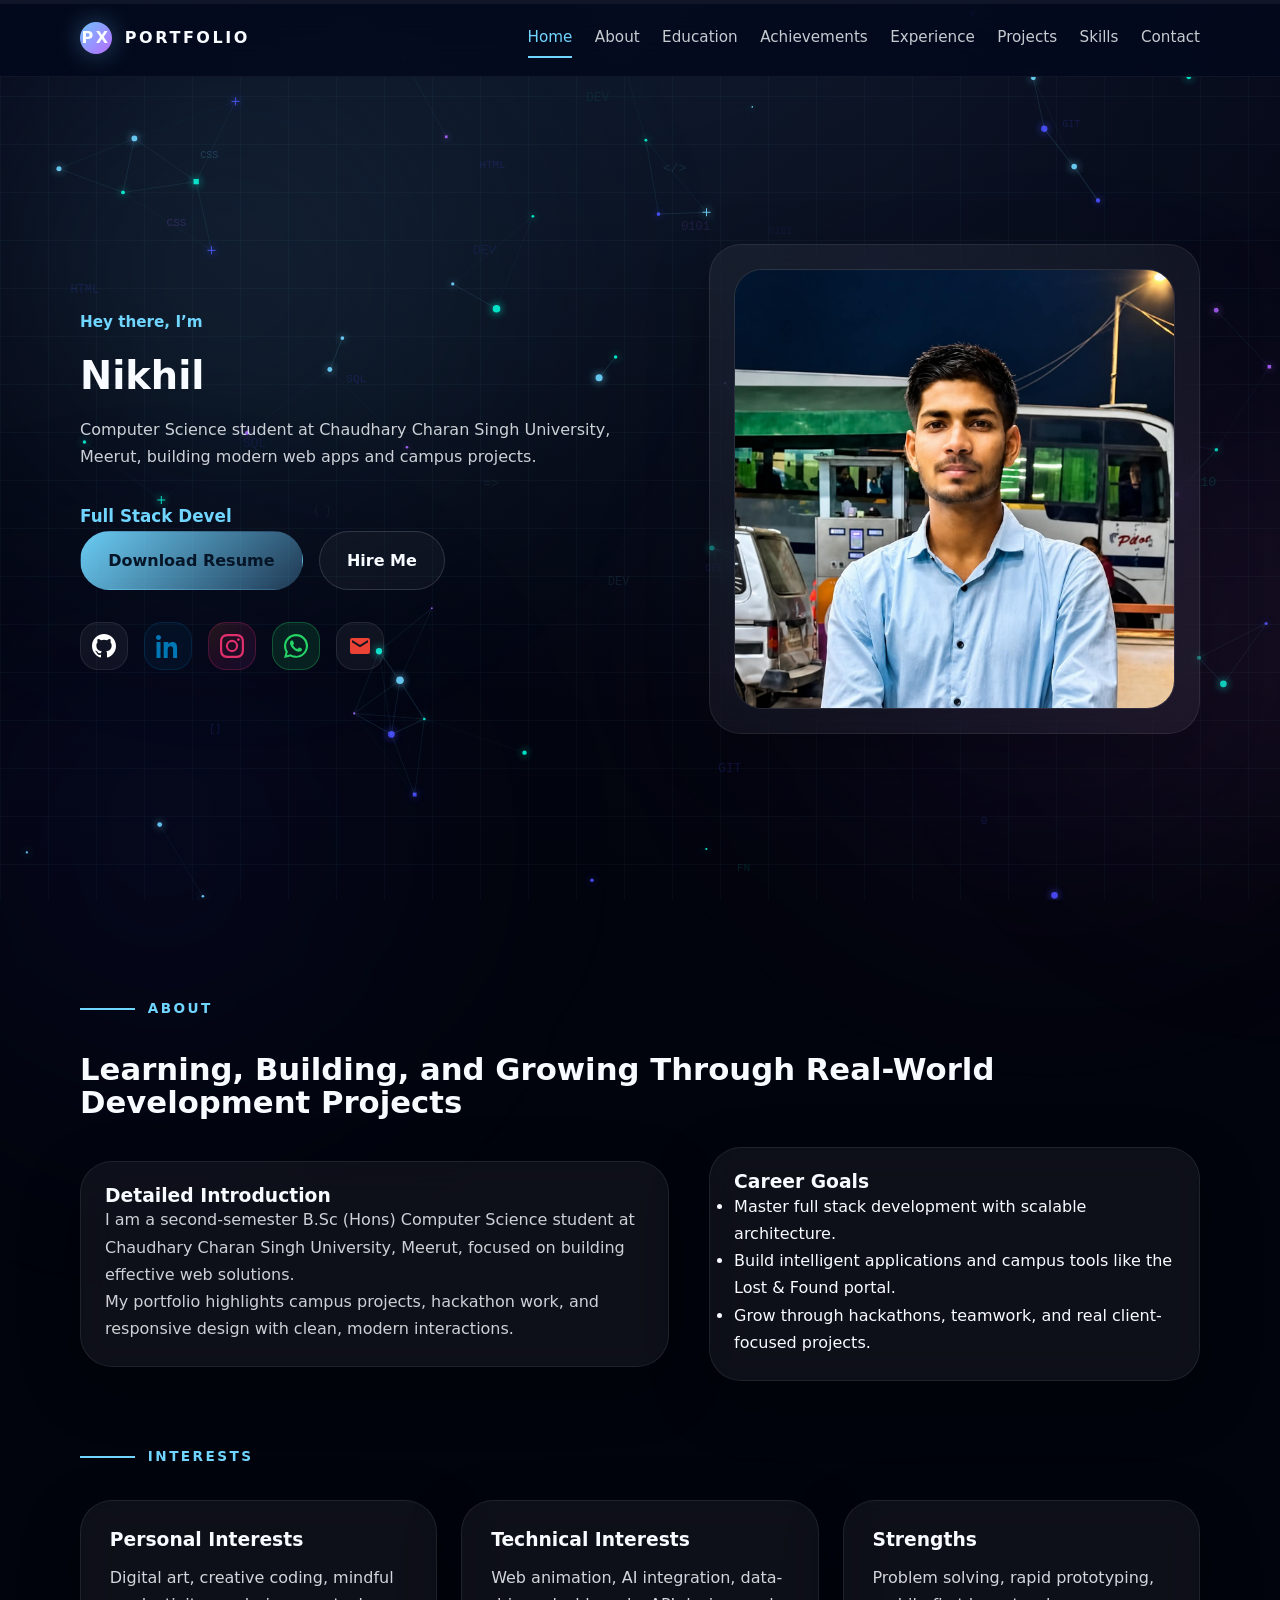
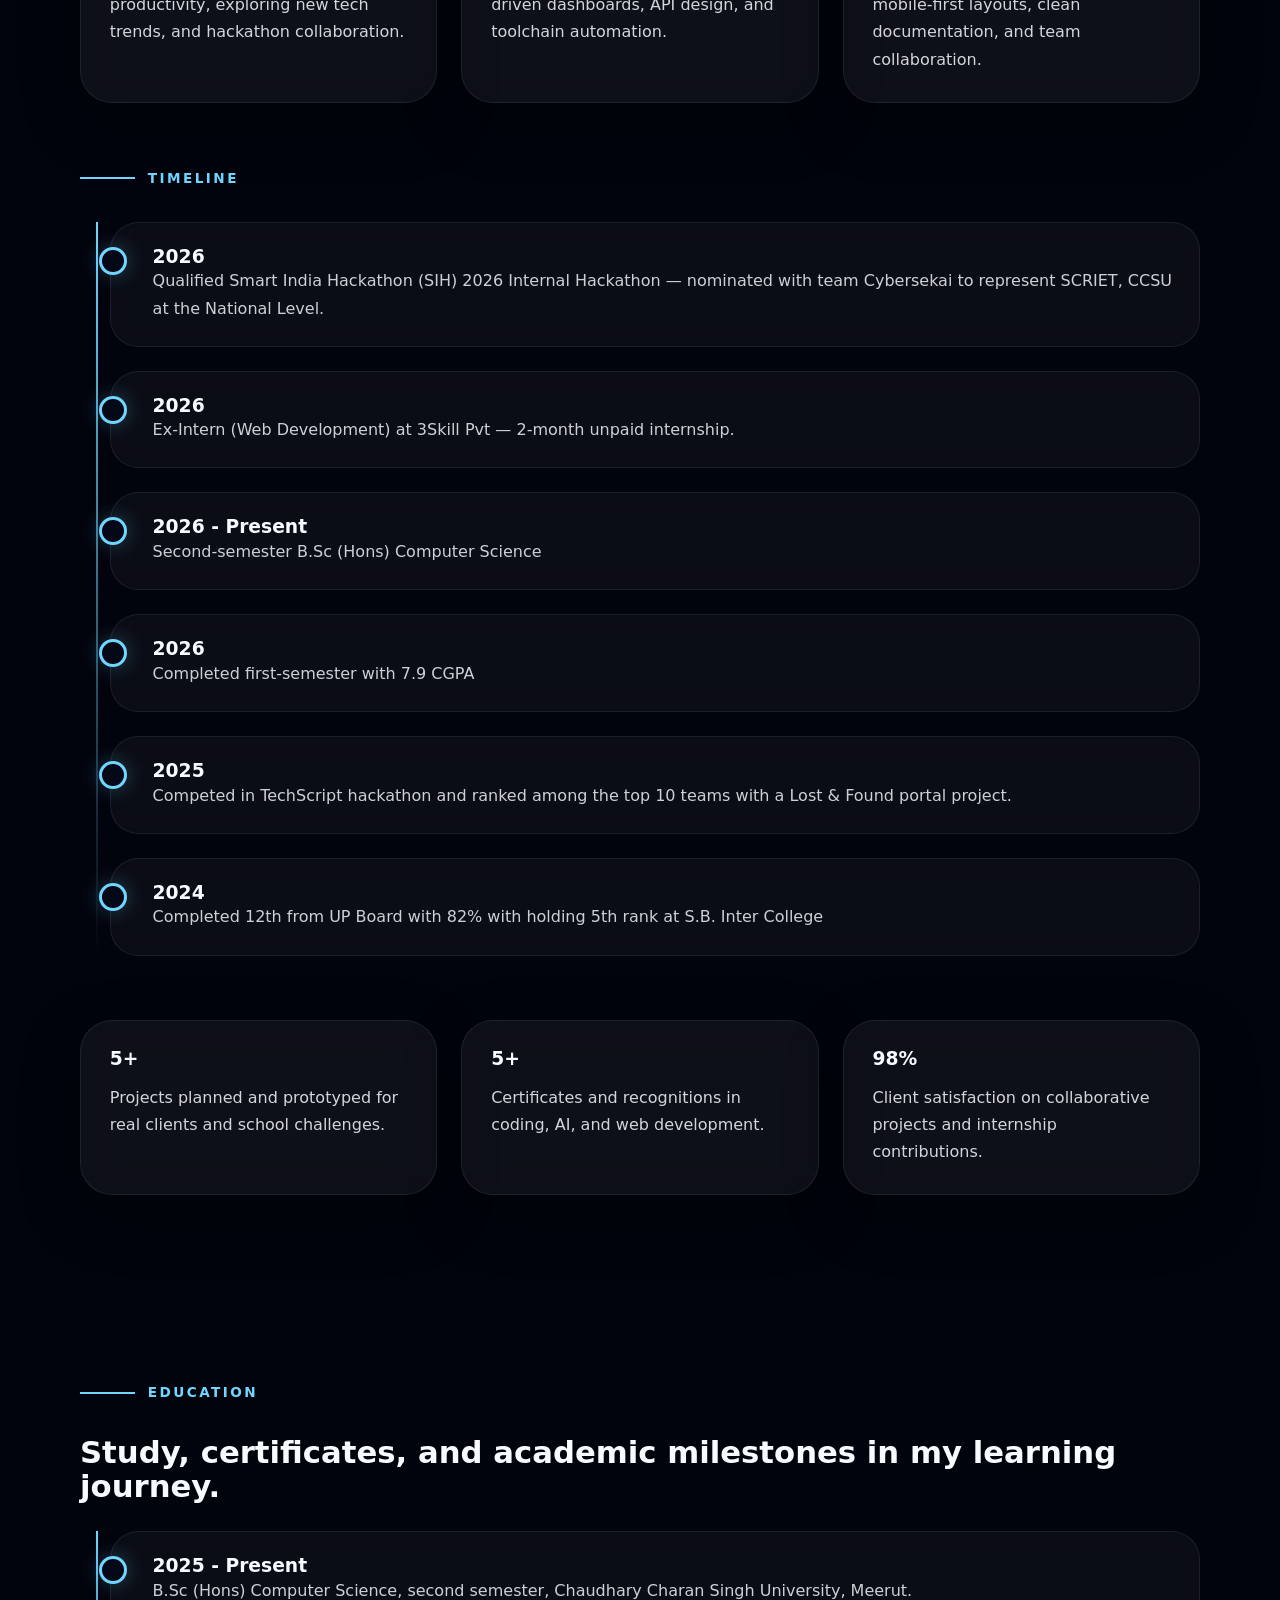
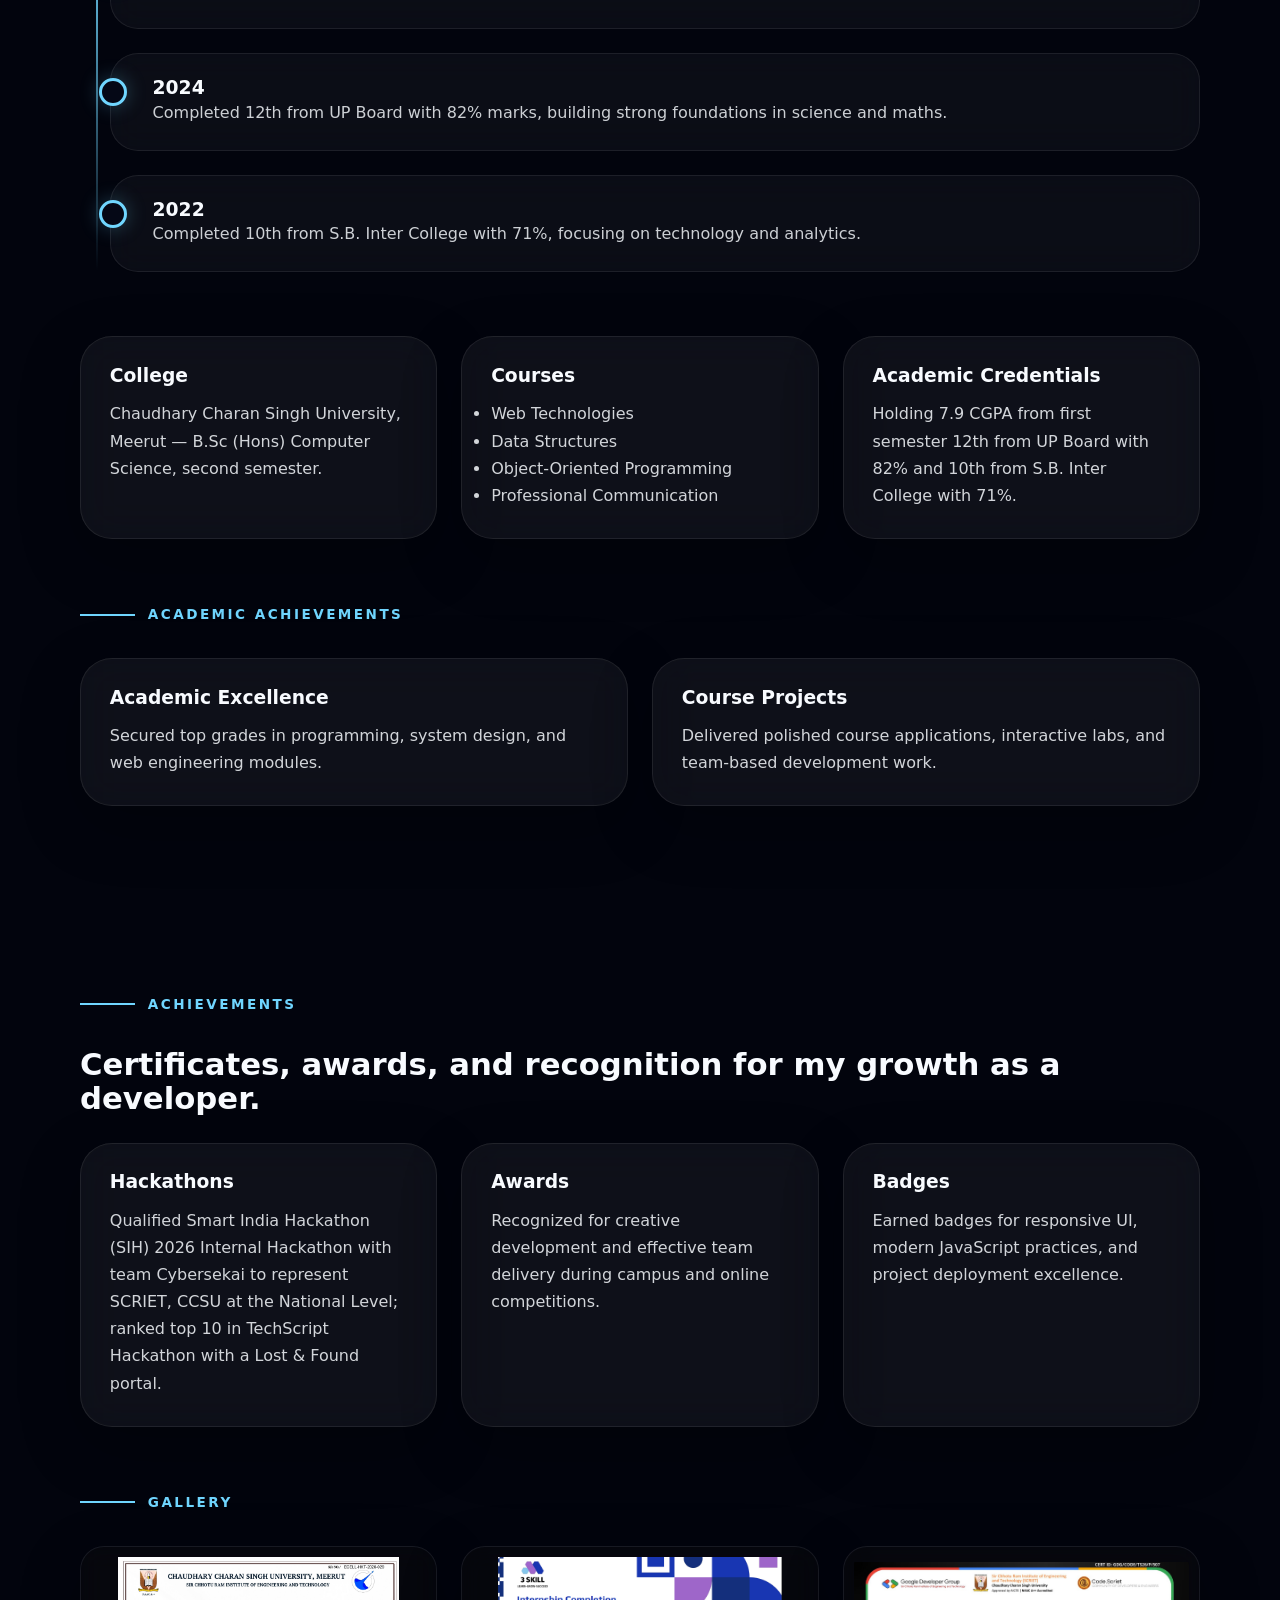
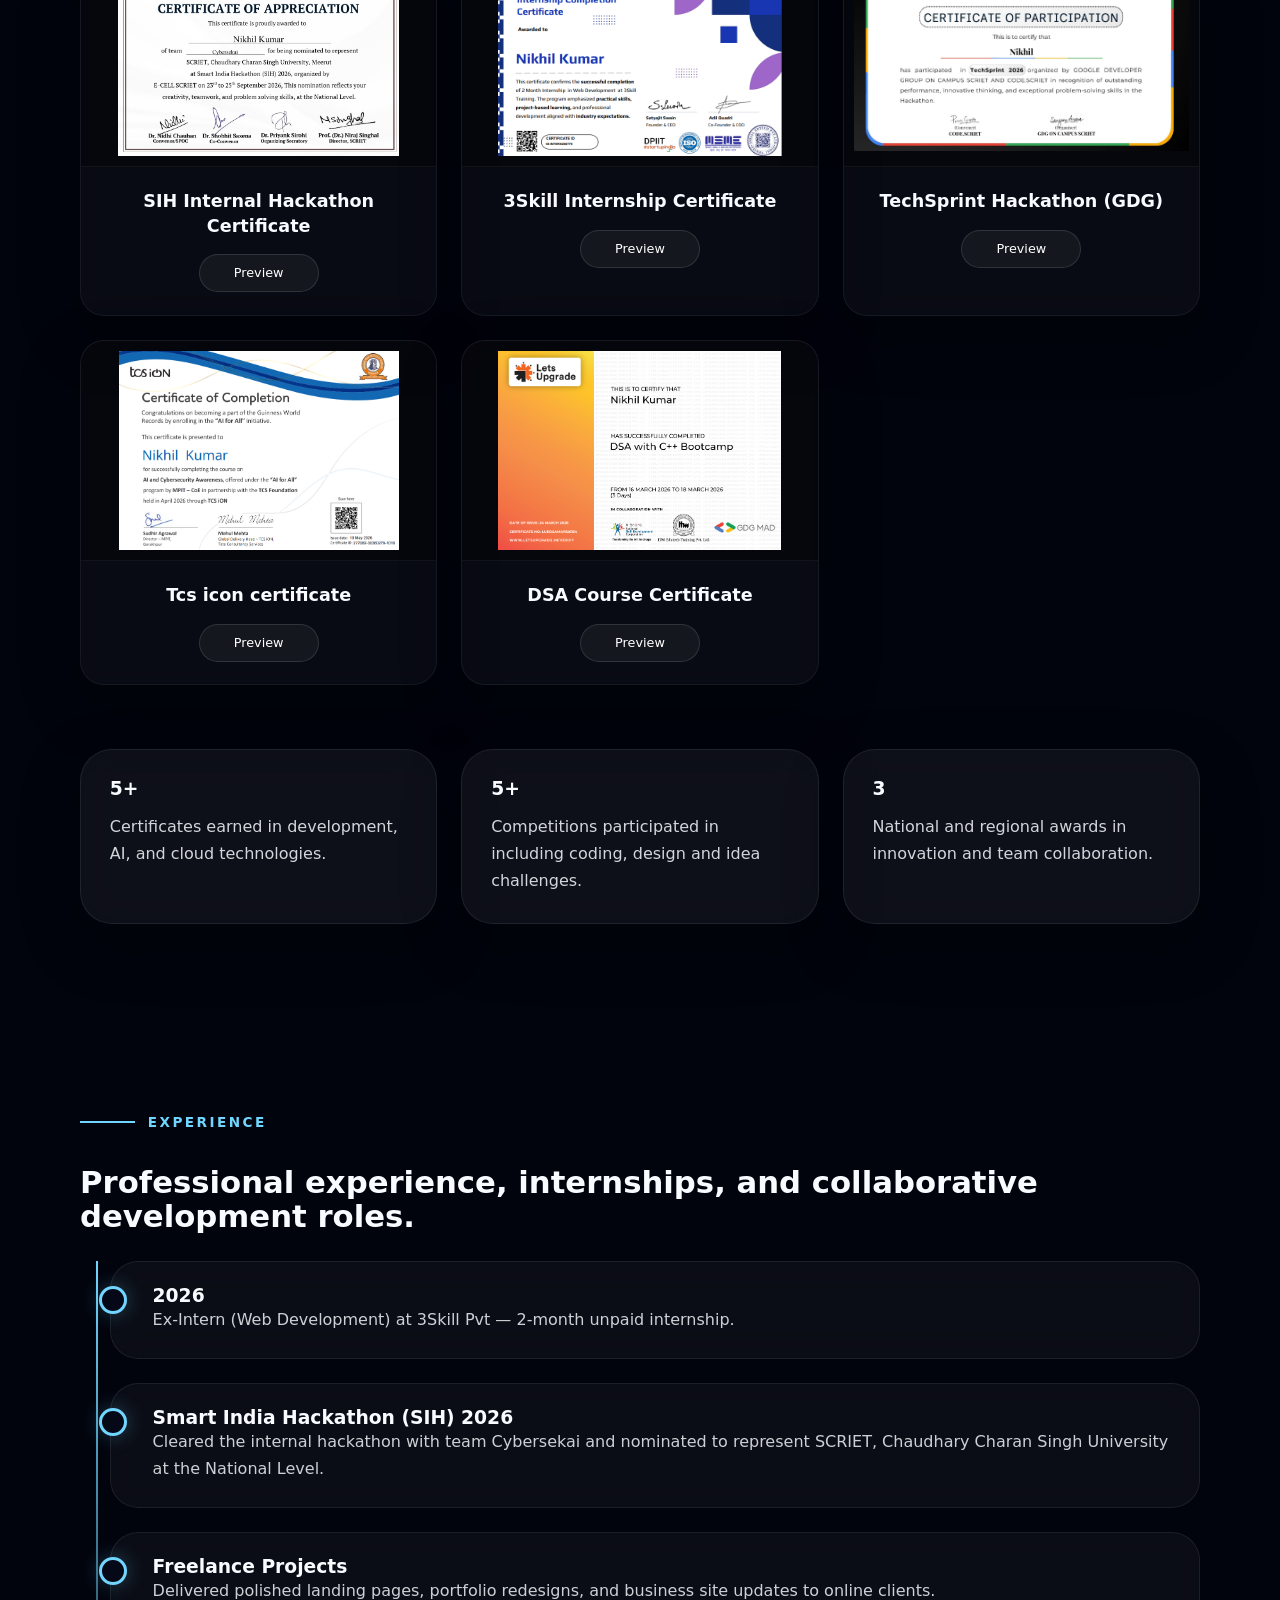
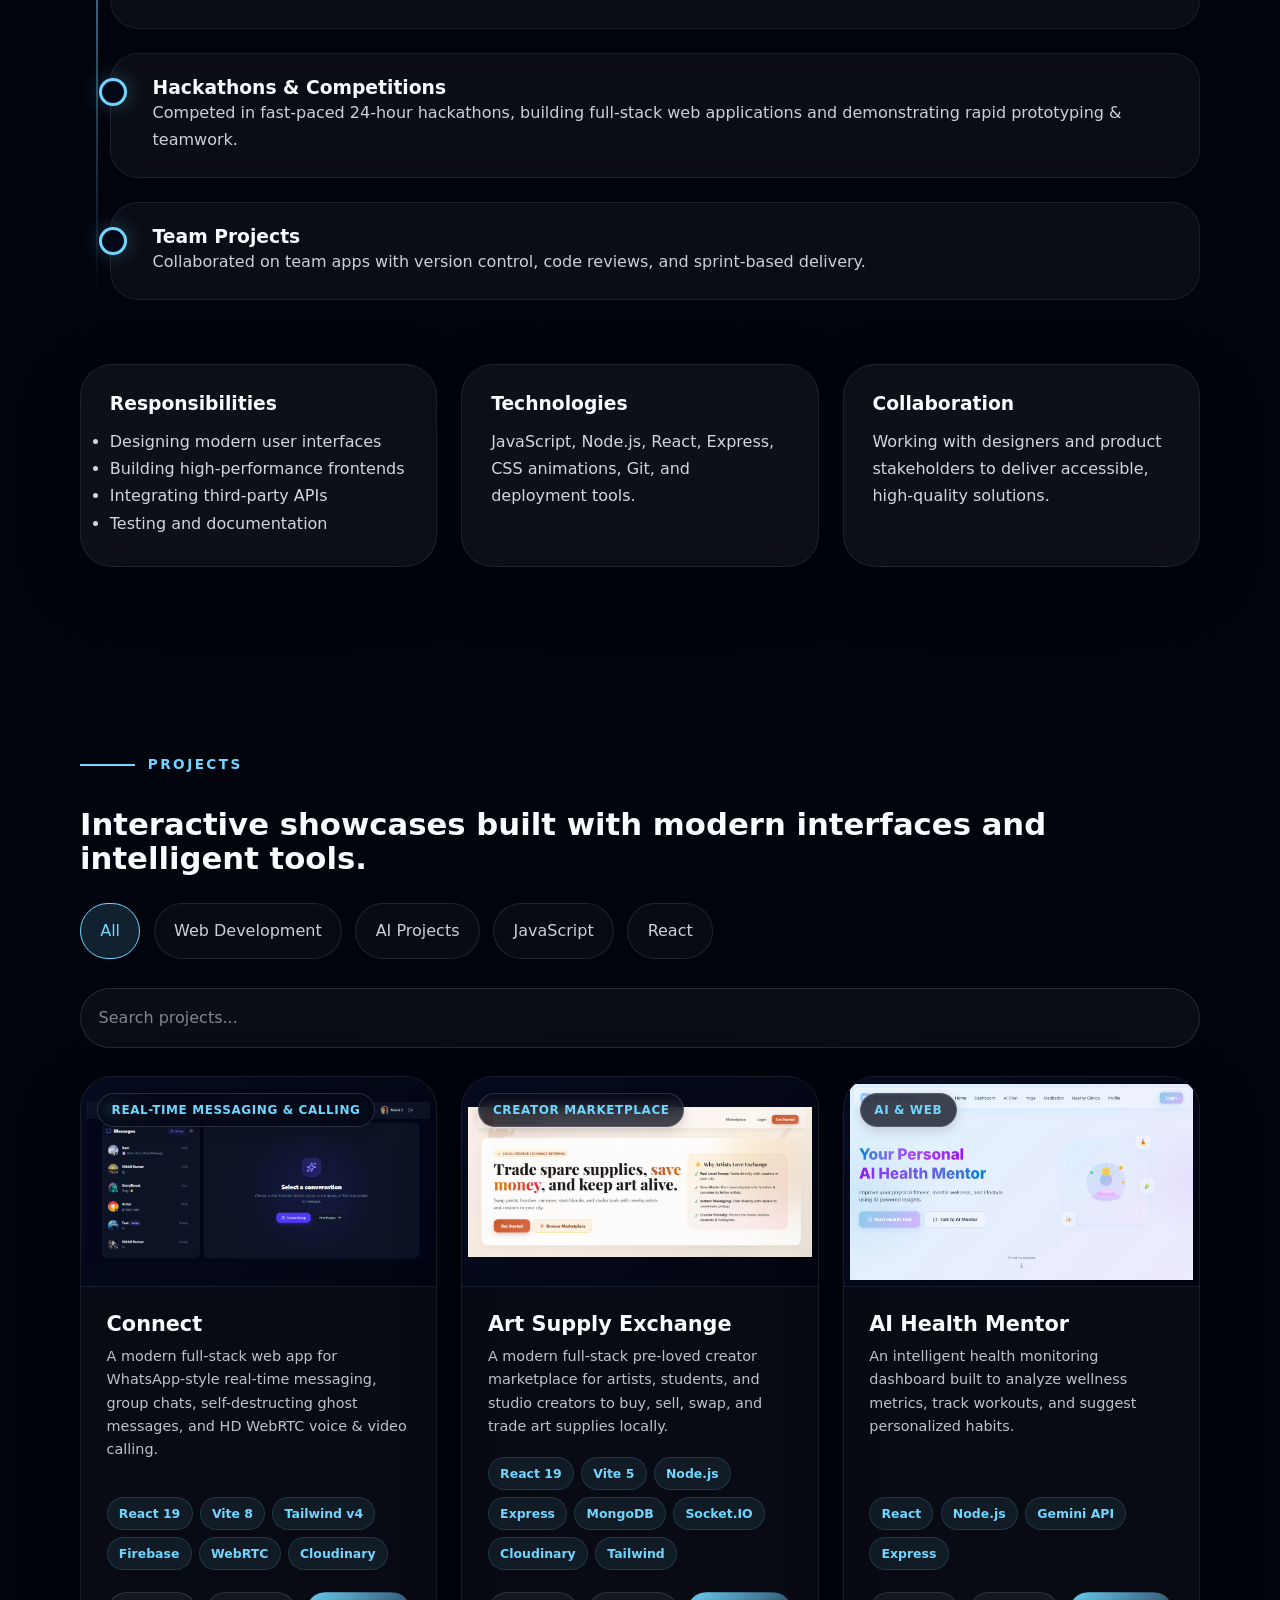
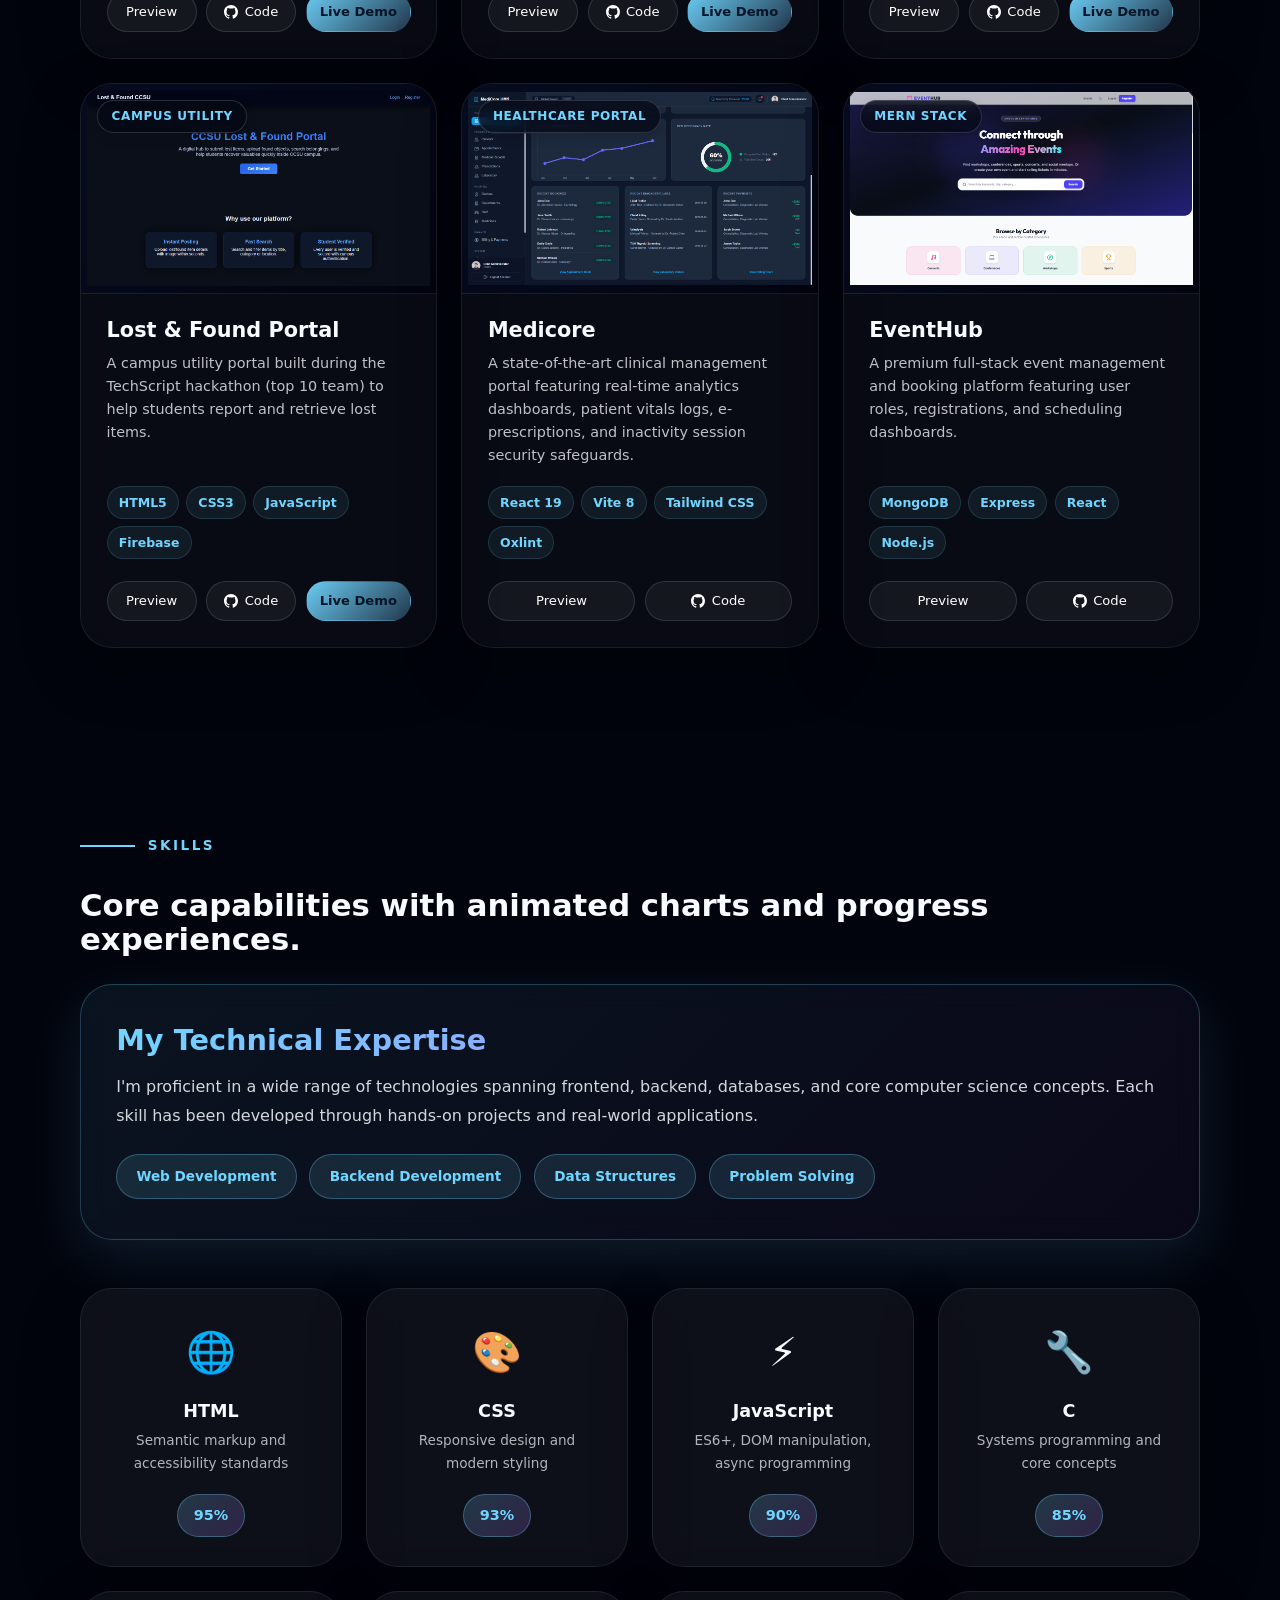
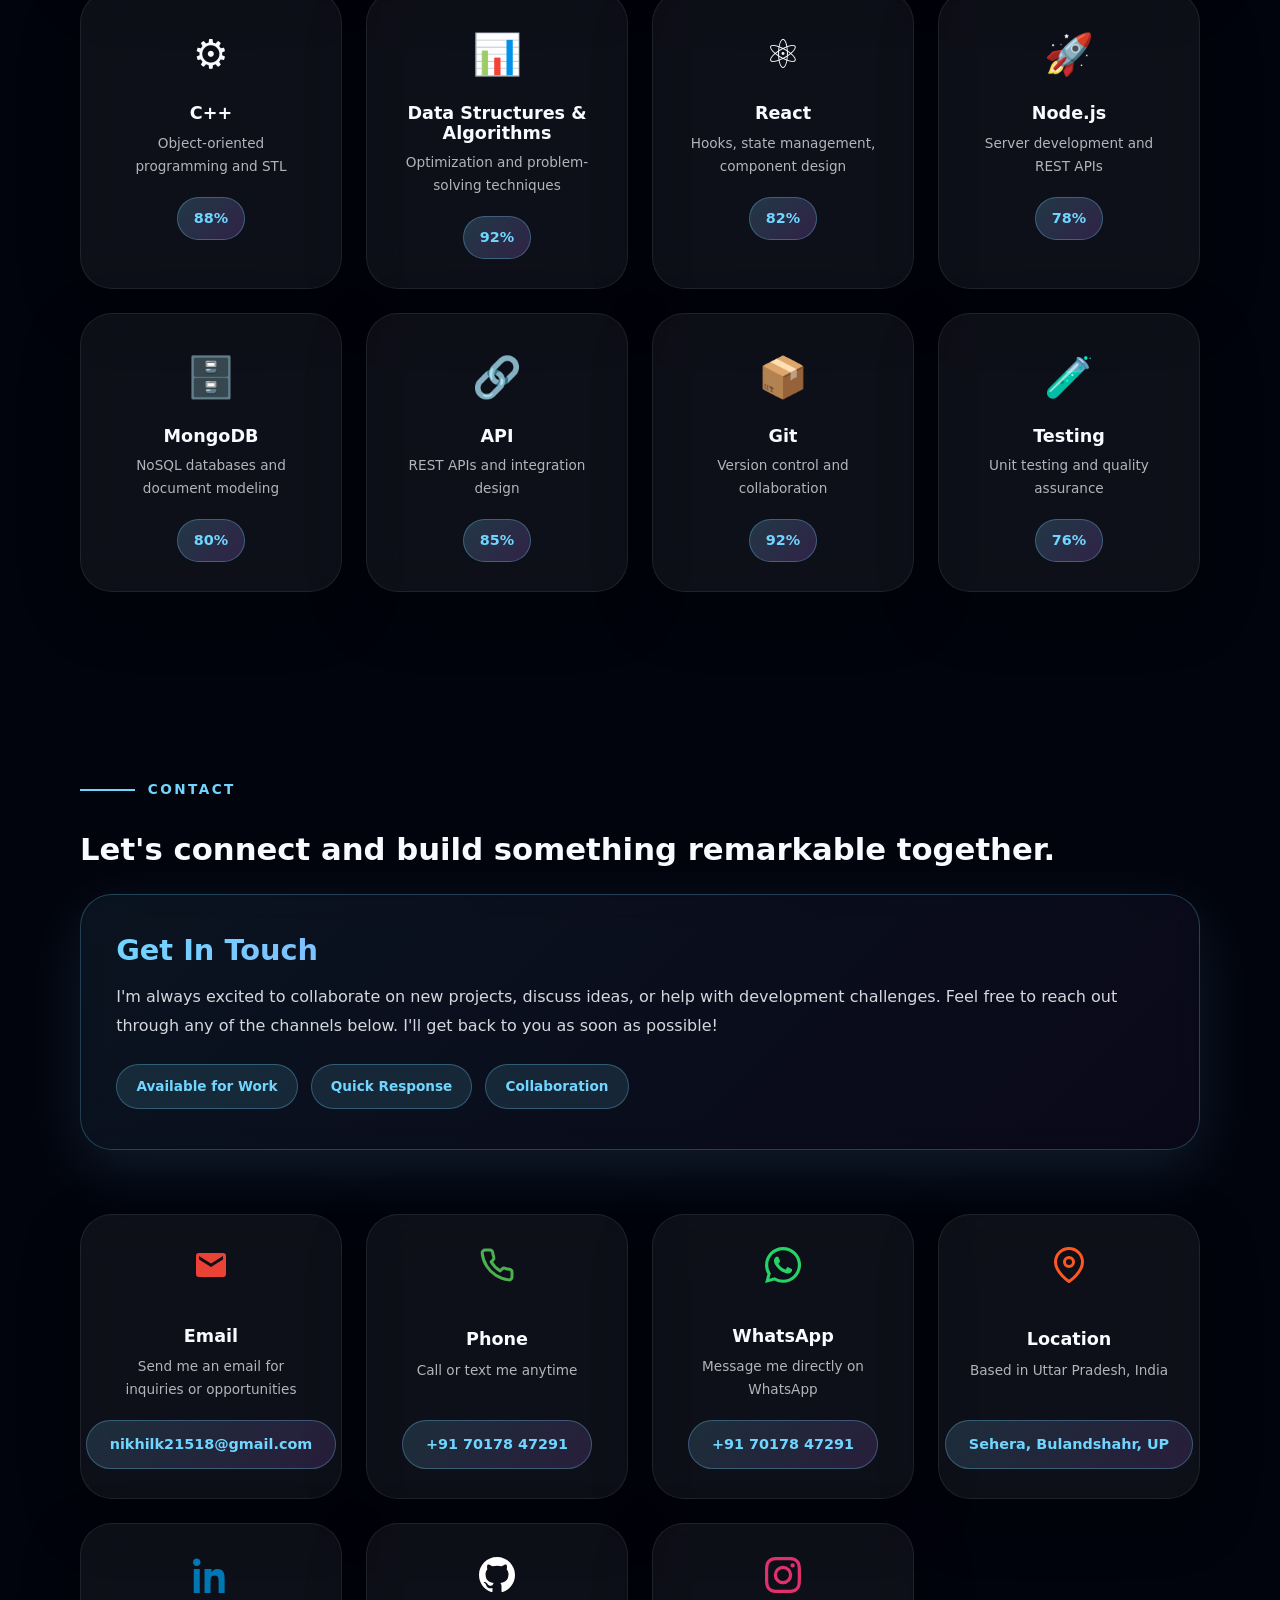
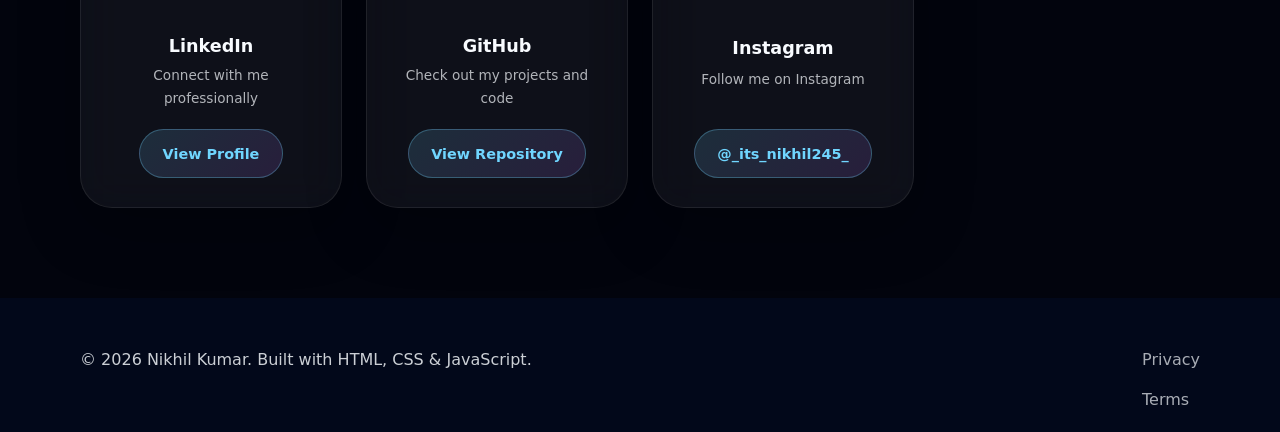
<file: index.html>
<!DOCTYPE html>
<html lang="en">

<head>
  <meta charset="UTF-8" />
  <meta name="viewport" content="width=device-width, initial-scale=1.0, maximum-scale=5.0, viewport-fit=cover" />
  <meta name="description"
    content="Modern dark portfolio website for Nikhil Kumar, Computer Science student showcasing skills, projects, experience, and contact." />
  <title>Nikhil Kumar | Portfolio</title>
  <link rel="stylesheet" href="css/style.css" />
</head>

<body>
  <div class="page-loader">
    <div class="loader-ring"></div>
  </div>
  <div class="progress-wrap">
    <div class="progress-bar"></div>
  </div>
  <header class="navbar">
    <div class="container">
      <a href="#home" class="logo"><span>PX</span>Portfolio</a>
      <button class="menu-toggle" id="menuToggle" aria-label="Toggle menu">
        <svg viewBox="0 0 24 24" width="24" height="24" fill="none" stroke="currentColor" stroke-width="2"
          aria-hidden="true">
          <line x1="3" y1="6" x2="21" y2="6"></line>
          <line x1="3" y1="12" x2="21" y2="12"></line>
          <line x1="3" y1="18" x2="21" y2="18"></line>
        </svg>
      </button>
      <nav class="nav-links" id="navLinks">
        <a href="#home" class="active">Home</a>
        <a href="#about">About</a>
        <a href="#education">Education</a>
        <a href="#achievements">Achievements</a>
        <a href="#experience">Experience</a>
        <a href="#projects">Projects</a>
        <a href="#skills">Skills</a>
        <a href="#contact">Contact</a>
      </nav>
    </div>
  </header>

  <main>
    <!-- Hero Section -->
    <section id="home" class="hero container">
      <div class="hero-grid">
        <div class="hero-content reveal">
          <span class="hero-subtitle">Hey there, I’m</span>
          <h1 class="hero-title">Nikhil </h1>
          <p class="hero-text"> Computer Science student at Chaudhary Charan Singh University, Meerut, building modern
            web apps and campus projects.</p>
          <div class="typewriter"></div>
          <div class="hero-buttons">
            <a href="assets/Resume 3.0.pdf" class="btn" download>Download Resume</a>
            <a href="#contact" class="btn-secondary">Hire Me</a>
          </div>
          <div class="hero-socials">
            <a href="https://github.com/nikhilk2151" class="social-icon" aria-label="GitHub" target="_blank"
              rel="noreferrer">
              <svg viewBox="0 0 24 24" width="24" height="24" fill="#FFFFFF" aria-hidden="true">
                <path
                  d="M12 0C5.372 0 0 5.373 0 12c0 5.303 3.438 9.799 8.205 11.387.6.111.82-.261.82-.58 0-.286-.011-1.041-.017-2.045-3.338.726-4.042-1.609-4.042-1.609-.546-1.387-1.333-1.757-1.333-1.757-1.091-.746.083-.731.083-.731 1.205.085 1.84 1.237 1.84 1.237 1.073 1.84 2.815 1.309 3.502 1.001.108-.78.421-1.309.766-1.61-2.665-.303-5.467-1.333-5.467-5.93 0-1.31.469-2.381 1.236-3.221-.124-.303-.536-1.523.117-3.176 0 0 1.008-.323 3.301 1.23a11.53 11.53 0 0 1 3.005-.404 11.52 11.52 0 0 1 3.005.404c2.292-1.553 3.299-1.23 3.299-1.23.654 1.653.242 2.873.118 3.176.768.84 1.235 1.911 1.235 3.221 0 4.609-2.804 5.624-5.476 5.92.432.372.816 1.102.816 2.222 0 1.605-.015 2.898-.015 3.293 0 .322.218.697.825.579C20.565 21.796 24 17.302 24 12c0-6.627-5.373-12-12-12Z" />
              </svg>
            </a>
            <a href="https://www.linkedin.com/in/nikhil-kumar-b3997732a?utm_source=share&utm_campaign=share_via&utm_content=profile&utm_medium=android_app"
              class="social-icon social-icon-linkedin" aria-label="LinkedIn" target="_blank" rel="noreferrer">
              <svg viewBox="0 0 24 24" width="24" height="24" fill="#0077B5" aria-hidden="true">
                <path
                  d="M4.98 3.5C4.98 4.88 3.87 6 2.5 6S0 4.88 0 3.5 1.11 1 2.5 1 4.98 2.12 4.98 3.5zM.5 8h4V24h-4V8zM8.5 8h3.84v2.16h.05c.54-1.02 1.86-2.16 3.83-2.16 4.1 0 4.86 2.7 4.86 6.2V24h-4v-7.56c0-1.8-.03-4.12-2.51-4.12-2.51 0-2.89 1.96-2.89 3.99V24h-4V8z" />
              </svg>
            </a>
            <a href="https://www.instagram.com/_its_nikhil245_?igsh=MW00cHYwcjd6OXJrag=="
              class="social-icon social-icon-instagram" aria-label="Instagram" target="_blank" rel="noreferrer">
              <svg viewBox="0 0 24 24" width="24" height="24" fill="#E1306C" aria-hidden="true">
                <path
                  d="M12 2.163c3.204 0 3.584.012 4.85.07 3.252.148 4.771 1.691 4.919 4.919.058 1.265.069 1.645.069 4.849 0 3.205-.012 3.584-.069 4.849-.149 3.225-1.664 4.771-4.919 4.919-1.266.058-1.644.07-4.85.07-3.204 0-3.584-.012-4.849-.07-3.26-.149-4.771-1.699-4.919-4.92-.058-1.265-.07-1.644-.07-4.849 0-3.204.013-3.583.07-4.849.149-3.227 1.664-4.771 4.919-4.919 1.266-.057 1.645-.069 4.849-.069zM12 0C8.741 0 8.333.014 7.053.072 2.695.272.273 2.69.073 7.051.014 8.333 0 8.741 0 12c0 3.259.014 3.668.072 4.948.2 4.358 2.618 6.78 6.98 6.98 1.281.058 1.689.072 4.948.072 3.259 0 3.668-.014 4.948-.072 4.354-.2 6.782-2.618 6.979-6.98.059-1.28.073-1.689.073-4.948 0-3.259-.014-3.667-.072-4.947-.196-4.354-2.617-6.78-6.979-6.98C15.668.014 15.259 0 12 0zm0 5.838a6.162 6.162 0 1 0 0 12.324 6.162 6.162 0 0 0 0-12.324zM12 16a4 4 0 1 1 0-8 4 4 0 0 1 0 8zm6.406-11.845a1.44 1.44 0 1 0 0 2.881 1.44 1.44 0 0 0 0-2.881z" />
              </svg>
            </a>
            <a href="https://wa.me/917017847291" class="social-icon social-icon-whatsapp" aria-label="WhatsApp"
              target="_blank" rel="noreferrer">
              <svg viewBox="0 0 24 24" width="24" height="24" fill="#25D366" aria-hidden="true">
                <path
                  d="M12.031 0C5.404 0 .025 5.38.025 12.008c0 2.115.551 4.179 1.6 6L.073 24l6.19-1.624a11.968 11.968 0 0 0 5.768 1.472h.005c6.626 0 12.006-5.38 12.006-12.008C24.042 5.38 18.657 0 12.031 0Zm-.005 21.84a9.87 9.87 0 0 1-5.035-1.378l-.361-.214-3.741.982.998-3.647-.235-.374a9.845 9.845 0 0 1-1.51-5.201c0-5.441 4.428-9.869 9.884-9.869 2.637 0 5.116 1.028 6.98 2.893a9.805 9.805 0 0 1 2.89 6.983c0 5.443-4.428 9.869-9.87 9.869Zm5.413-7.394c-.297-.149-1.758-.867-2.03-.967-.273-.099-.471-.148-.67.15-.197.297-.767.966-.94 1.164-.173.199-.347.223-.644.075-.297-.149-1.255-.462-2.39-1.475-.883-.788-1.48-1.761-1.653-2.059-.173-.297-.018-.458.13-.606.134-.133.298-.347.446-.521.151-.172.2-.296.3-.495.099-.198.05-.372-.025-.521-.075-.148-.669-1.611-.916-2.206-.242-.579-.487-.501-.669-.51l-.57-.01c-.198 0-.52.074-.792.372s-1.04 1.016-1.04 2.479 1.065 2.876 1.213 3.074c.149.198 2.095 3.2 5.076 4.487.709.306 1.263.489 1.694.626.712.226 1.36.194 1.872.118.571-.085 1.758-.719 2.006-1.413.248-.695.248-1.29.173-1.414-.074-.124-.272-.198-.57-.347Z" />
              </svg>
            </a>
            <a href="mailto:nikhilk21518@gmail.com" class="social-icon" aria-label="Email">
              <svg viewBox="0 0 24 24" width="24" height="24" fill="#EA4335" aria-hidden="true">
                <path
                  d="M20 4H4a2 2 0 0 0-2 2v12a2 2 0 0 0 2 2h16a2 2 0 0 0 2-2V6a2 2 0 0 0-2-2Zm0 4.25-8 5-8-5V6l8 5 8-5v2.25Z" />
              </svg>
            </a>
          </div>
        </div>
        <div class="hero-image reveal">
          <div class="hero-card">
            <img src="images/profile photo.jpeg" alt="Profile" loading="lazy" />
          </div>
        </div>
      </div>
    </section>

    <!-- About Section -->
    <section id="about" class="container reveal">
      <div class="section-title">About</div>
      <h2>Learning, Building, and Growing Through Real-World Development Projects</h2><br />
      <div class="hero-grid">
        <div class="hero-card reveal">
          <h3>Detailed Introduction</h3>
          <p>I am a second-semester B.Sc (Hons) Computer Science student at Chaudhary Charan Singh University, Meerut,
            focused on building effective web solutions.</p>
          <p>My portfolio highlights campus projects, hackathon work, and responsive design with clean, modern
            interactions.</p>
        </div>
        <div class="hero-card reveal">
          <h3>Career Goals</h3>
          <ul>
            <li>Master full stack development with scalable architecture.</li>
            <li>Build intelligent applications and campus tools like the Lost & Found portal.</li>
            <li>Grow through hackathons, teamwork, and real client-focused projects.</li>
          </ul>
        </div>
      </div>

      <!-- Interests Subset -->
      <div class="section-title" style="margin-top: 4rem;">Interests</div>
      <div class="cards-grid">
        <div class="card">
          <h3>Personal Interests</h3>
          <p>Digital art, creative coding, mindful productivity, exploring new tech trends, and hackathon collaboration.
          </p>
        </div>
        <div class="card">
          <h3>Technical Interests</h3>
          <p>Web animation, AI integration, data-driven dashboards, API design, and toolchain automation.</p>
        </div>
        <div class="card">
          <h3>Strengths</h3>
          <p>Problem solving, rapid prototyping, mobile-first layouts, clean documentation, and team collaboration.</p>
        </div>
      </div>

      <!-- Timeline Subset -->
      <div class="section-title" style="margin-top: 4rem;">Timeline</div>
      <div class="timeline">
        <article class="timeline-item">
          <h3>2026</h3>
          <p>Qualified Smart India Hackathon (SIH) 2026 Internal Hackathon — nominated with team Cybersekai to represent
            SCRIET, CCSU at the National Level.</p>
        </article>
        <article class="timeline-item">
          <h3>2026</h3>
          <p>Ex-Intern (Web Development) at 3Skill Pvt — 2-month unpaid internship.</p>
        </article>
        <article class="timeline-item">
          <h3>2026 - Present</h3>
          <p>Second-semester B.Sc (Hons) Computer Science </p>
        </article>
        <article class="timeline-item">
          <h3>2026</h3>
          <p> Completed first-semester with 7.9 CGPA </p>
        </article>
        <article class="timeline-item">
          <h3>2025</h3>
          <p>Competed in TechScript hackathon and ranked among the top 10 teams with a Lost & Found portal project.</p>
        </article>
        <article class="timeline-item">
          <h3>2024</h3>
          <p>Completed 12th from UP Board with 82% with holding 5th rank at S.B. Inter College</p>
        </article>
      </div>

      <!-- Stats Grid Subset -->
      <div class="cards-grid stats-grid" style="margin-top: 4rem;">
        <div class="card">
          <h3>5+</h3>
          <p>Projects planned and prototyped for real clients and school challenges.</p>
        </div>
        <div class="card">
          <h3>5+</h3>
          <p>Certificates and recognitions in coding, AI, and web development.</p>
        </div>
        <div class="card">
          <h3>98%</h3>
          <p>Client satisfaction on collaborative projects and internship contributions.</p>
        </div>
      </div>
    </section>

    <!-- Education Section -->
    <section id="education" class="container reveal">
      <div class="section-title">Education</div>
      <h2>Study, certificates, and academic milestones in my learning journey.</h2><br />
      <div class="timeline">
        <article class="timeline-item">
          <h3>2025 - Present</h3>
          <p>B.Sc (Hons) Computer Science, second semester, Chaudhary Charan Singh University, Meerut.</p>
        </article>
        <article class="timeline-item">
          <h3>2024</h3>
          <p>Completed 12th from UP Board with 82% marks, building strong foundations in science and maths.</p>
        </article>
        <article class="timeline-item">
          <h3>2022</h3>
          <p>Completed 10th from S.B. Inter College with 71%, focusing on technology and analytics.</p>
        </article>
      </div>

      <div class="cards-grid" style="margin-top: 4rem;">
        <div class="card">
          <h3>College</h3>
          <p>Chaudhary Charan Singh University, Meerut — B.Sc (Hons) Computer Science, second semester.</p>
        </div>
        <div class="card">
          <h3>Courses</h3>
          <ul>
            <li>Web Technologies</li>
            <li>Data Structures</li>
            <li>Object-Oriented Programming</li>
            <li>Professional Communication</li>
          </ul>
        </div>
        <div class="card">
          <h3>Academic Credentials</h3>
          <p> Holding 7.9 CGPA from first semester
            12th from UP Board with 82% and 10th from S.B. Inter College with 71%.</p>
        </div>
      </div>

      <div class="section-title" style="margin-top: 4rem;">Academic Achievements</div>
      <div class="cards-grid">
        <div class="card">
          <h3>Academic Excellence</h3>
          <p>Secured top grades in programming, system design, and web engineering modules.</p>
        </div>
        <div class="card">
          <h3>Course Projects</h3>
          <p>Delivered polished course applications, interactive labs, and team-based development work.</p>
        </div>
      </div>
    </section>

    <!-- Achievements Section -->
    <section id="achievements" class="container reveal">
      <div class="section-title">Achievements</div>
      <h2>Certificates, awards, and recognition for my growth as a developer.</h2><br />
      <div class="cards-grid">
        <div class="card">
          <h3>Hackathons</h3>
          <p>Qualified Smart India Hackathon (SIH) 2026 Internal Hackathon with team Cybersekai to represent SCRIET,
            CCSU at the National Level; ranked top 10 in TechScript Hackathon with a Lost & Found portal.
          </p>
        </div>
        <div class="card">
          <h3>Awards</h3>
          <p>Recognized for creative development and effective team delivery during campus and online competitions.</p>
        </div>
        <div class="card">
          <h3>Badges</h3>
          <p>Earned badges for responsive UI, modern JavaScript practices, and project deployment excellence.</p>
        </div>
      </div>

      <div class="section-title" style="margin-top: 4rem;">Gallery</div>
      <div class="certificate-grid">
        <div class="certificate-card">
          <div class="certificate-image-wrapper">
            <img src="images/Sih certificate_page-0001.jpg" alt="Smart India Hackathon Internal Hackathon Certificate"
              loading="lazy" />
          </div>
          <div class="certificate-content">
            <h3>SIH Internal Hackathon Certificate</h3>
            <button class="btn-outline preview-btn" data-certificate="images/Sih certificate_page-0001.jpg"
              data-src="images/Sih certificate_page-0001.jpg"
              data-title="Smart India Hackathon (SIH) 2026 - Certificate of Appreciation">Preview</button>
          </div>
        </div>
        <div class="certificate-card">
          <div class="certificate-image-wrapper">
            <img src="images/3Skill_Pvt.png" alt="Internship Certificate" loading="lazy" />
          </div>
          <div class="certificate-content">
            <h3>3Skill Internship Certificate</h3>
            <button class="btn-outline preview-btn" data-certificate="images/3Skill_Pvt.png"
              data-src="images/3Skill_Pvt.png" data-title="3Skill Internship Completion">Preview</button>
          </div>
        </div>
        <div class="certificate-card">
          <div class="certificate-image-wrapper">
            <img src="images/Tech Script (HAC)_page-0001.jpg"
              alt="TechSprint 2026 Hackathon Certificate - Google Developer Group" loading="lazy" />
          </div>
          <div class="certificate-content">
            <h3>TechSprint Hackathon (GDG)</h3>
            <button class="btn-outline preview-btn" data-certificate="images/Tech Script (HAC)_page-0001.jpg"
              data-src="images/Tech Script (HAC)_page-0001.jpg"
              data-title="TechSprint 2026 - Certificate of Participation (Google Developer Group)">Preview</button>
          </div>
        </div>
        <div class="certificate-card">
          <div class="certificate-image-wrapper">
            <img src="images/images - File Explorer 6_6_2026 10_22_32 PM.png" alt="Certificate 1" loading="lazy" />
          </div>
          <div class="certificate-content">
            <h3>Tcs icon certificate</h3>
            <button class="btn-outline preview-btn" data-src="images/images - File Explorer 6_6_2026 10_22_32 PM.png"
              data-title="Web Development Certificate">Preview</button>
          </div>
        </div>
        <div class="certificate-card">
          <div class="certificate-image-wrapper">
            <img src="images/DSA certification.pdf - Google Chrome 6_6_2026 10_19_38 PM.png" alt="Certificate 2"
              loading="lazy" />
          </div>
          <div class="certificate-content">
            <h3>DSA Course Certificate</h3>
            <button class="btn-outline preview-btn"
              data-src="images/DSA certification.pdf - Google Chrome 6_6_2026 10_19_38 PM.png"
              data-title="DSA Certification">Preview</button>
          </div>
        </div>
      </div>

      <div class="cards-grid stats-grid" style="margin-top: 4rem;">
        <div class="card">
          <h3>5+</h3>
          <p>Certificates earned in development, AI, and cloud technologies.</p>
        </div>
        <div class="card">
          <h3>5+</h3>
          <p>Competitions participated in including coding, design and idea challenges.</p>
        </div>
        <div class="card">
          <h3>3</h3>
          <p>National and regional awards in innovation and team collaboration.</p>
        </div>
      </div>
    </section>

    <!-- Experience Section -->
    <section id="experience" class="container reveal">
      <div class="section-title">Experience</div>
      <h2>Professional experience, internships, and collaborative development roles.</h2><br />
      <div class="timeline">
        <article class="timeline-item">
          <h3>2026</h3>
          <p>Ex-Intern (Web Development) at 3Skill Pvt — 2-month unpaid internship.</p>
        </article>
        <article class="timeline-item">
          <h3>Smart India Hackathon (SIH) 2026</h3>
          <p>Cleared the internal hackathon with team Cybersekai and nominated to represent SCRIET, Chaudhary Charan
            Singh University at the National Level.</p>
        </article>
        <article class="timeline-item">
          <h3>Freelance Projects</h3>
          <p>Delivered polished landing pages, portfolio redesigns, and business site updates to online clients.</p>
        </article>
        <article class="timeline-item">
          <h3>Hackathons & Competitions</h3>
          <p>Competed in fast-paced 24-hour hackathons, building full-stack web applications and demonstrating rapid
            prototyping & teamwork.</p>
        </article>
        <article class="timeline-item">
          <h3>Team Projects</h3>
          <p>Collaborated on team apps with version control, code reviews, and sprint-based delivery.</p>
        </article>
      </div>

      <div class="cards-grid" style="margin-top: 4rem;">
        <div class="card">
          <h3>Responsibilities</h3>
          <ul>
            <li>Designing modern user interfaces</li>
            <li>Building high-performance frontends</li>
            <li>Integrating third-party APIs</li>
            <li>Testing and documentation</li>
          </ul>
        </div>
        <div class="card">
          <h3>Technologies</h3>
          <p>JavaScript, Node.js, React, Express, CSS animations, Git, and deployment tools.</p>
        </div>
        <div class="card">
          <h3>Collaboration</h3>
          <p>Working with designers and product stakeholders to deliver accessible, high-quality solutions.</p>
        </div>
      </div>
    </section>

    <!-- Projects Section -->
    <section id="projects" class="container reveal">
      <div class="section-title">Projects</div>
      <h2>Interactive showcases built with modern interfaces and intelligent tools.</h2><br />
      <div class="filter-bar">
        <button class="filter-btn active" data-filter="all">All</button>
        <button class="filter-btn" data-filter="web development">Web Development</button>
        <button class="filter-btn" data-filter="ai projects">AI Projects</button>
        <button class="filter-btn" data-filter="javascript">JavaScript</button>
        <button class="filter-btn" data-filter="react">React</button>
      </div>
      <div class="search-group">
        <input id="project-search" type="search" placeholder="Search projects..." aria-label="Search projects" />
      </div>
      <div class="project-grid">
        <article class="project-card" data-categories="web development,react,javascript"
          data-title="Connect Real-Time Chat & WebRTC Video Calling App">
          <div class="project-image-container">
            <img src="images/connect-chat.png" alt="Connect - Real-Time Chat & WebRTC Video Calling App"
              loading="lazy" />
            <span class="project-category-tag">Real-Time Messaging & Calling</span>
          </div>
          <div class="project-content">
            <h3>Connect</h3>
            <p class="project-description">A modern full-stack web app for WhatsApp-style real-time messaging, group
              chats, self-destructing ghost messages, and HD WebRTC voice & video calling.</p>
            <div class="project-tech-stack">
              <span class="tech-badge">React 19</span>
              <span class="tech-badge">Vite 8</span>
              <span class="tech-badge">Tailwind v4</span>
              <span class="tech-badge">Firebase</span>
              <span class="tech-badge">WebRTC</span>
              <span class="tech-badge">Cloudinary</span>
            </div>
            <div class="project-actions">
              <button class="btn-outline preview-btn" data-src="images/connect-chat.png"
                data-title="Connect - Real-Time Chat & WebRTC Calling App">Preview</button>
              <a href="https://github.com/nikhilk2151/messaging-app" class="btn-outline" aria-label="View on GitHub"
                target="_blank" rel="noreferrer">
                <svg viewBox="0 0 24 24" width="14" height="14" fill="currentColor" aria-hidden="true">
                  <path
                    d="M12 0C5.372 0 0 5.373 0 12c0 5.303 3.438 9.799 8.205 11.387.6.111.82-.261.82-.58 0-.286-.011-1.041-.017-2.045-3.338.726-4.042-1.609-4.042-1.609-.546-1.387-1.333-1.757-1.333-1.757-1.091-.746.083-.731.083-.731 1.205.085 1.84 1.237 1.84 1.237 1.073 1.84 2.815 1.309 3.502 1.001.108-.78.421-1.309.766-1.61-2.665-.303-5.467-1.333-5.467-5.93 0-1.31.469-2.381 1.236-3.221-.124-.303-.536-1.523.117-3.176 0 0 1.008-.323 3.301 1.23a11.53 11.53 0 0 1 3.005-.404 11.52 11.52 0 0 1 3.005.404c2.292-1.553 3.299-1.23 3.299-1.23.654 1.653.242 2.873.118 3.176.768.84 1.235 1.911 1.235 3.221 0 4.609-2.804 5.624-5.476 5.92.432.372.816 1.102.816 2.222 0 1.605-.015 2.898-.015 3.293 0 .322.218.697.825.579C20.565 21.796 24 17.302 24 12c0-6.627-5.373-12-12-12Z" />
                </svg>Code
              </a>
              <a href="https://messaging-app-jade-rho.vercel.app/" class="btn" target="_blank" rel="noreferrer">Live
                Demo</a>
            </div>
          </div>
        </article>
        <article class="project-card" data-categories="web development,react,javascript"
          data-title="Art Supply Exchange">
          <div class="project-image-container">
            <img src="images/art-supply-exchange.png" alt="Art Supply Exchange - Pre-Loved Creator Marketplace"
              loading="lazy" />
            <span class="project-category-tag">Creator Marketplace</span>
          </div>
          <div class="project-content">
            <h3>Art Supply Exchange</h3>
            <p class="project-description">A modern full-stack pre-loved creator marketplace for artists, students, and
              studio creators to buy, sell, swap, and trade art supplies locally.</p>
            <div class="project-tech-stack">
              <span class="tech-badge">React 19</span>
              <span class="tech-badge">Vite 5</span>
              <span class="tech-badge">Node.js</span>
              <span class="tech-badge">Express</span>
              <span class="tech-badge">MongoDB</span>
              <span class="tech-badge">Socket.IO</span>
              <span class="tech-badge">Cloudinary</span>
              <span class="tech-badge">Tailwind</span>
            </div>
            <div class="project-actions">
              <button class="btn-outline preview-btn" data-src="images/art-supply-exchange.png"
                data-title="Art Supply Exchange">Preview</button>
              <a href="https://github.com/nikhilk2151/-Art-Supply-Exchange" class="btn-outline"
                aria-label="View on GitHub" target="_blank" rel="noreferrer">
                <svg viewBox="0 0 24 24" width="14" height="14" fill="currentColor" aria-hidden="true">
                  <path
                    d="M12 0C5.372 0 0 5.373 0 12c0 5.303 3.438 9.799 8.205 11.387.6.111.82-.261.82-.58 0-.286-.011-1.041-.017-2.045-3.338.726-4.042-1.609-4.042-1.609-.546-1.387-1.333-1.757-1.333-1.757-1.091-.746.083-.731.083-.731 1.205.085 1.84 1.237 1.84 1.237 1.073 1.84 2.815 1.309 3.502 1.001.108-.78.421-1.309.766-1.61-2.665-.303-5.467-1.333-5.467-5.93 0-1.31.469-2.381 1.236-3.221-.124-.303-.536-1.523.117-3.176 0 0 1.008-.323 3.301 1.23a11.53 11.53 0 0 1 3.005-.404 11.52 11.52 0 0 1 3.005.404c2.292-1.553 3.299-1.23 3.299-1.23.654 1.653.242 2.873.118 3.176.768.84 1.235 1.911 1.235 3.221 0 4.609-2.804 5.624-5.476 5.92.432.372.816 1.102.816 2.222 0 1.605-.015 2.898-.015 3.293 0 .322.218.697.825.579C20.565 21.796 24 17.302 24 12c0-6.627-5.373-12-12-12Z" />
                </svg>Code
              </a>
              <a href="https://art-supply-exchange.onrender.com" class="btn" target="_blank" rel="noreferrer">Live
                Demo</a>
            </div>
          </div>
        </article>
        <article class="project-card" data-categories="web development,ai projects,javascript"
          data-title="AI Dashboard">
          <div class="project-image-container">
            <img src="images/project1.png" alt="AI Health Mentor" loading="lazy" />
            <span class="project-category-tag">AI & Web</span>
          </div>
          <div class="project-content">
            <h3>AI Health Mentor</h3>
            <p class="project-description">An intelligent health monitoring dashboard built to analyze wellness metrics,
              track workouts, and suggest personalized habits.</p>
            <div class="project-tech-stack">
              <span class="tech-badge">React</span>
              <span class="tech-badge">Node.js</span>
              <span class="tech-badge">Gemini API</span>
              <span class="tech-badge">Express</span>
            </div>
            <div class="project-actions">
              <button class="btn-outline preview-btn" data-src="images/project1.png"
                data-title="AI Health Mentor">Preview</button>
              <a href="https://github.com/nikhilk2151/AI-Health-Monitor-App" class="btn-outline"
                aria-label="View on GitHub" target="_blank" rel="noreferrer">
                <svg viewBox="0 0 24 24" width="14" height="14" fill="currentColor" aria-hidden="true">
                  <path
                    d="M12 0C5.372 0 0 5.373 0 12c0 5.303 3.438 9.799 8.205 11.387.6.111.82-.261.82-.58 0-.286-.011-1.041-.017-2.045-3.338.726-4.042-1.609-4.042-1.609-.546-1.387-1.333-1.757-1.333-1.757-1.091-.746.083-.731.083-.731 1.205.085 1.84 1.237 1.84 1.237 1.073 1.84 2.815 1.309 3.502 1.001.108-.78.421-1.309.766-1.61-2.665-.303-5.467-1.333-5.467-5.93 0-1.31.469-2.381 1.236-3.221-.124-.303-.536-1.523.117-3.176 0 0 1.008-.323 3.301 1.23a11.53 11.53 0 0 1 3.005-.404 11.52 11.52 0 0 1 3.005.404c2.292-1.553 3.299-1.23 3.299-1.23.654 1.653.242 2.873.118 3.176.768.84 1.235 1.911 1.235 3.221 0 4.609-2.804 5.624-5.476 5.92.432.372.816 1.102.816 2.222 0 1.605-.015 2.898-.015 3.293 0 .322.218.697.825.579C20.565 21.796 24 17.302 24 12c0-6.627-5.373-12-12-12Z" />
                </svg>Code
              </a>
              <a href="https://ai-health-mentor.web.app/" class="btn" target="_blank" rel="noreferrer">Live Demo</a>
            </div>
          </div>
        </article>
        <article class="project-card" data-categories="web development,javascript" data-title="Portfolio Site">
          <div class="project-image-container">
            <img src="images/project2.png" alt="Lost and Found Portal" loading="lazy" />
            <span class="project-category-tag">Campus Utility</span>
          </div>
          <div class="project-content">
            <h3>Lost & Found Portal</h3>
            <p class="project-description">A campus utility portal built during the TechScript hackathon (top 10 team)
              to help students report and retrieve lost items.</p>
            <div class="project-tech-stack">
              <span class="tech-badge">HTML5</span>
              <span class="tech-badge">CSS3</span>
              <span class="tech-badge">JavaScript</span>
              <span class="tech-badge">Firebase</span>
            </div>
            <div class="project-actions">
              <button class="btn-outline preview-btn" data-src="images/project2.png"
                data-title="Lost & Found Portal">Preview</button>
              <a href="https://github.com/nikhilk2151/lost-found-app" class="btn-outline" aria-label="View on GitHub"
                target="_blank" rel="noreferrer">
                <svg viewBox="0 0 24 24" width="14" height="14" fill="currentColor" aria-hidden="true">
                  <path
                    d="M12 0C5.372 0 0 5.373 0 12c0 5.303 3.438 9.799 8.205 11.387.6.111.82-.261.82-.58 0-.286-.011-1.041-.017-2.045-3.338.726-4.042-1.609-4.042-1.609-.546-1.387-1.333-1.757-1.333-1.757-1.091-.746.083-.731.083-.731 1.205.085 1.84 1.237 1.84 1.237 1.073 1.84 2.815 1.309 3.502 1.001.108-.78.421-1.309.766-1.61-2.665-.303-5.467-1.333-5.467-5.93 0-1.31.469-2.381 1.236-3.221-.124-.303-.536-1.523.117-3.176 0 0 1.008-.323 3.301 1.23a11.53 11.53 0 0 1 3.005-.404 11.52 11.52 0 0 1 3.005.404c2.292-1.553 3.299-1.23 3.299-1.23.654 1.653.242 2.873.118 3.176.768.84 1.235 1.911 1.235 3.221 0 4.609-2.804 5.624-5.476 5.92.432.372.816 1.102.816 2.222 0 1.605-.015 2.898-.015 3.293 0 .322.218.697.825.579C20.565 21.796 24 17.302 24 12c0-6.627-5.373-12-12-12Z" />
                </svg>Code
              </a>
              <a href="https://lost-found-app-17a68.web.app/" class="btn" target="_blank" rel="noreferrer">Live Demo</a>
            </div>
          </div>
        </article>
        <article class="project-card" data-categories="web development,react"
          data-title="Medicore Hospital Management System">
          <div class="project-image-container">
            <img src="images/hospital-management-system.png" alt="Medicore Hospital Management System" loading="lazy" />
            <span class="project-category-tag">Healthcare Portal</span>
          </div>
          <div class="project-content">
            <h3>Medicore</h3>
            <p class="project-description">A state-of-the-art clinical management portal featuring real-time analytics
              dashboards, patient vitals logs, e-prescriptions, and inactivity session security safeguards.</p>
            <div class="project-tech-stack">
              <span class="tech-badge">React 19</span>
              <span class="tech-badge">Vite 8</span>
              <span class="tech-badge">Tailwind CSS</span>
              <span class="tech-badge">Oxlint</span>
            </div>
            <div class="project-actions">
              <button class="btn-outline preview-btn" data-src="images/hospital-management-system.png"
                data-title="Medicore Hospital Management System">Preview</button>
              <a href="https://github.com/nikhilk2151/HOSPITAL-MANAGEMENT-SYSTEM-" class="btn-outline"
                aria-label="View on GitHub" target="_blank" rel="noreferrer">
                <svg viewBox="0 0 24 24" width="14" height="14" fill="currentColor" aria-hidden="true">
                  <path
                    d="M12 0C5.372 0 0 5.373 0 12c0 5.303 3.438 9.799 8.205 11.387.6.111.82-.261.82-.58 0-.286-.011-1.041-.017-2.045-3.338.726-4.042-1.609-4.042-1.609-.546-1.387-1.333-1.757-1.333-1.757-1.091-.746.083-.731.083-.731 1.205.085 1.84 1.237 1.84 1.237 1.073 1.84 2.815 1.309 3.502 1.001.108-.78.421-1.309.766-1.61-2.665-.303-5.467-1.333-5.467-5.93 0-1.31.469-2.381 1.236-3.221-.124-.303-.536-1.523.117-3.176 0 0 1.008-.323 3.301 1.23a11.53 11.53 0 0 1 3.005-.404 11.52 11.52 0 0 1 3.005.404c2.292-1.553 3.299-1.23 3.299-1.23.654 1.653.242 2.873.118 3.176.768.84 1.235 1.911 1.235 3.221 0 4.609-2.804 5.624-5.476 5.92.432.372.816 1.102.816 2.222 0 1.605-.015 2.898-.015 3.293 0 .322.218.697.825.579C20.565 21.796 24 17.302 24 12c0-6.627-5.373-12-12-12Z" />
                </svg>Code
              </a>
            </div>
          </div>
        </article>
        <article class="project-card" data-categories="web development,react"
          data-title="EventHub MERN Event Management System">
          <div class="project-image-container">
            <img src="images/EventHub.png" alt="EventHub - Premium MERN Event Management System" loading="lazy" />
            <span class="project-category-tag">MERN Stack</span>
          </div>
          <div class="project-content">
            <h3>EventHub</h3>
            <p class="project-description">A premium full-stack event management and booking platform featuring user
              roles, registrations, and scheduling dashboards.</p>
            <div class="project-tech-stack">
              <span class="tech-badge">MongoDB</span>
              <span class="tech-badge">Express</span>
              <span class="tech-badge">React</span>
              <span class="tech-badge">Node.js</span>
            </div>
            <div class="project-actions">
              <button class="btn-outline preview-btn" data-src="images/EventHub.png"
                data-title="EventHub">Preview</button>
              <a href="https://github.com/nikhilk2151/Event-management" class="btn-outline" aria-label="View on GitHub"
                target="_blank" rel="noreferrer">
                <svg viewBox="0 0 24 24" width="14" height="14" fill="currentColor" aria-hidden="true">
                  <path
                    d="M12 0C5.372 0 0 5.373 0 12c0 5.303 3.438 9.799 8.205 11.387.6.111.82-.261.82-.58 0-.286-.011-1.041-.017-2.045-3.338.726-4.042-1.609-4.042-1.609-.546-1.387-1.333-1.757-1.333-1.757-1.091-.746.083-.731.083-.731 1.205.085 1.84 1.237 1.84 1.237 1.073 1.84 2.815 1.309 3.502 1.001.108-.78.421-1.309.766-1.61-2.665-.303-5.467-1.333-5.467-5.93 0-1.31.469-2.381 1.236-3.221-.124-.303-.536-1.523.117-3.176 0 0 1.008-.323 3.301 1.23a11.53 11.53 0 0 1 3.005-.404 11.52 11.52 0 0 1 3.005.404c2.292-1.553 3.299-1.23 3.299-1.23.654 1.653.242 2.873.118 3.176.768.84 1.235 1.911 1.235 3.221 0 4.609-2.804 5.624-5.476 5.92.432.372.816 1.102.816 2.222 0 1.605-.015 2.898-.015 3.293 0 .322.218.697.825.579C20.565 21.796 24 17.302 24 12c0-6.627-5.373-12-12-12Z" />
                </svg>Code
              </a>
            </div>
          </div>
        </article>
      </div>

    </section>

    <!-- Skills Section -->
    <section id="skills" class="container reveal">
      <div class="section-title">Skills</div>
      <h2>Core capabilities with animated charts and progress experiences.</h2><br />

      <!-- Featured Skills Card -->
      <div class="featured-skill-card">
        <div class="featured-content">
          <h3>My Technical Expertise</h3>
          <p>I'm proficient in a wide range of technologies spanning frontend, backend, databases, and core computer
            science concepts. Each skill has been developed through hands-on projects and real-world applications.</p>
          <div class="skill-tags">
            <span class="tag">Web Development</span>
            <span class="tag">Backend Development</span>
            <span class="tag">Data Structures</span>
            <span class="tag">Problem Solving</span>
          </div>
        </div>
      </div>

      <!-- Individual Skill Cards -->
      <div class="cards-grid">
        <div class="card skill-card">
          <div class="skill-card-icon">🌐</div>
          <h3>HTML</h3>
          <p>Semantic markup and accessibility standards</p>
          <div class="skill-level">
            <span class="level-badge">95%</span>
          </div>
        </div>
        <div class="card skill-card">
          <div class="skill-card-icon">🎨</div>
          <h3>CSS</h3>
          <p>Responsive design and modern styling</p>
          <div class="skill-level">
            <span class="level-badge">93%</span>
          </div>
        </div>
        <div class="card skill-card">
          <div class="skill-card-icon">⚡</div>
          <h3>JavaScript</h3>
          <p>ES6+, DOM manipulation, async programming</p>
          <div class="skill-level">
            <span class="level-badge">90%</span>
          </div>
        </div>
        <div class="card skill-card">
          <div class="skill-card-icon">🔧</div>
          <h3>C</h3>
          <p>Systems programming and core concepts</p>
          <div class="skill-level">
            <span class="level-badge">85%</span>
          </div>
        </div>
        <div class="card skill-card">
          <div class="skill-card-icon">⚙️</div>
          <h3>C++</h3>
          <p>Object-oriented programming and STL</p>
          <div class="skill-level">
            <span class="level-badge">88%</span>
          </div>
        </div>
        <div class="card skill-card">
          <div class="skill-card-icon">📊</div>
          <h3>Data Structures & Algorithms</h3>
          <p>Optimization and problem-solving techniques</p>
          <div class="skill-level">
            <span class="level-badge">92%</span>
          </div>
        </div>
        <div class="card skill-card">
          <div class="skill-card-icon">⚛️</div>
          <h3>React</h3>
          <p>Hooks, state management, component design</p>
          <div class="skill-level">
            <span class="level-badge">82%</span>
          </div>
        </div>
        <div class="card skill-card">
          <div class="skill-card-icon">🚀</div>
          <h3>Node.js</h3>
          <p>Server development and REST APIs</p>
          <div class="skill-level">
            <span class="level-badge">78%</span>
          </div>
        </div>
        <div class="card skill-card">
          <div class="skill-card-icon">🗄️</div>
          <h3>MongoDB</h3>
          <p>NoSQL databases and document modeling</p>
          <div class="skill-level">
            <span class="level-badge">80%</span>
          </div>
        </div>
        <div class="card skill-card">
          <div class="skill-card-icon">🔗</div>
          <h3>API</h3>
          <p>REST APIs and integration design</p>
          <div class="skill-level">
            <span class="level-badge">85%</span>
          </div>
        </div>
        <div class="card skill-card">
          <div class="skill-card-icon">📦</div>
          <h3>Git</h3>
          <p>Version control and collaboration</p>
          <div class="skill-level">
            <span class="level-badge">92%</span>
          </div>
        </div>
        <div class="card skill-card">
          <div class="skill-card-icon">🧪</div>
          <h3>Testing</h3>
          <p>Unit testing and quality assurance</p>
          <div class="skill-level">
            <span class="level-badge">76%</span>
          </div>
        </div>
      </div>
    </section>

    <!-- Contact Section -->
    <section id="contact" class="container reveal">
      <div class="section-title">Contact</div>
      <h2>Let's connect and build something remarkable together.</h2><br />

      <!-- Featured Contact Card -->
      <div class="featured-skill-card">
        <div class="featured-content">
          <h3>Get In Touch</h3>
          <p>I'm always excited to collaborate on new projects, discuss ideas, or help with development challenges. Feel
            free to reach out through any of the channels below. I'll get back to you as soon as possible!</p>
          <div class="skill-tags">
            <span class="tag">Available for Work</span>
            <span class="tag">Quick Response</span>
            <span class="tag">Collaboration</span>
          </div>
        </div>
      </div>

      <!-- Contact Info Cards -->
      <div class="cards-grid" style="margin-top: 4rem;">
        <div class="card skill-card contact-info-card">
          <div class="skill-card-icon">
            <svg viewBox="0 0 24 24" width="36" height="36" fill="#EA4335" aria-hidden="true"
              style="margin-bottom: 0.5rem;">
              <path
                d="M20 4H4a2 2 0 0 0-2 2v12a2 2 0 0 0 2 2h16a2 2 0 0 0 2-2V6a2 2 0 0 0-2-2Zm0 4.25-8 5-8-5V6l8 5 8-5v2.25Z" />
            </svg>
          </div>
          <h3>Email</h3>
          <p>Send me an email for inquiries or opportunities</p>
          <a href="mailto:nikhilk21518@gmail.com" class="contact-link">nikhilk21518@gmail.com</a>
        </div>

        <div class="card skill-card contact-info-card">
          <div class="skill-card-icon">
            <svg viewBox="0 0 24 24" width="36" height="36" fill="none" stroke="#4CAF50" stroke-width="2"
              stroke-linecap="round" stroke-linejoin="round" aria-hidden="true" style="margin-bottom: 0.5rem;">
              <path
                d="M22 16.92v3a2 2 0 0 1-2.18 2 19.79 19.79 0 0 1-8.63-3.07 19.5 19.5 0 0 1-6-6 19.79 19.79 0 0 1-3.07-8.67A2 2 0 0 1 4.11 2h3a2 2 0 0 1 2 1.72 12.84 12.84 0 0 0 .7 2.81 2 2 0 0 1-.45 2.11L8.09 9.91a16 16 0 0 0 6 6l1.27-1.27a2 2 0 0 1 2.11-.45 12.84 12.84 0 0 0 2.81.7A2 2 0 0 1 22 16.92z">
              </path>
            </svg>
          </div>
          <h3>Phone</h3>
          <p>Call or text me anytime</p>
          <a href="tel:+917017847291" class="contact-link">+91 70178 47291</a>
        </div>

        <div class="card skill-card contact-info-card">
          <div class="skill-card-icon">
            <svg viewBox="0 0 24 24" width="36" height="36" fill="#25D366" aria-hidden="true"
              style="margin-bottom: 0.5rem;">
              <path
                d="M12.031 0C5.404 0 .025 5.38.025 12.008c0 2.115.551 4.179 1.6 6L.073 24l6.19-1.624a11.968 11.968 0 0 0 5.768 1.472h.005c6.626 0 12.006-5.38 12.006-12.008C24.042 5.38 18.657 0 12.031 0Zm-.005 21.84a9.87 9.87 0 0 1-5.035-1.378l-.361-.214-3.741.982.998-3.647-.235-.374a9.845 9.845 0 0 1-1.51-5.201c0-5.441 4.428-9.869 9.884-9.869 2.637 0 5.116 1.028 6.98 2.893a9.805 9.805 0 0 1 2.89 6.983c0 5.443-4.428 9.869-9.87 9.869Zm5.413-7.394c-.297-.149-1.758-.867-2.03-.967-.273-.099-.471-.148-.67.15-.197.297-.767.966-.94 1.164-.173.199-.347.223-.644.075-.297-.149-1.255-.462-2.39-1.475-.883-.788-1.48-1.761-1.653-2.059-.173-.297-.018-.458.13-.606.134-.133.298-.347.446-.521.151-.172.2-.296.3-.495.099-.198.05-.372-.025-.521-.075-.148-.669-1.611-.916-2.206-.242-.579-.487-.501-.669-.51l-.57-.01c-.198 0-.52.074-.792.372s-1.04 1.016-1.04 2.479 1.065 2.876 1.213 3.074c.149.198 2.095 3.2 5.076 4.487.709.306 1.263.489 1.694.626.712.226 1.36.194 1.872.118.571-.085 1.758-.719 2.006-1.413.248-.695.248-1.29.173-1.414-.074-.124-.272-.198-.57-.347Z" />
            </svg>
          </div>
          <h3>WhatsApp</h3>
          <p>Message me directly on WhatsApp</p>
          <a href="https://wa.me/917017847291" target="_blank" rel="noreferrer" class="contact-link">+91 70178 47291</a>
        </div>

        <div class="card skill-card contact-info-card">
          <div class="skill-card-icon">
            <svg viewBox="0 0 24 24" width="36" height="36" fill="none" stroke="#FF5722" stroke-width="2"
              stroke-linecap="round" stroke-linejoin="round" aria-hidden="true" style="margin-bottom: 0.5rem;">
              <path d="M21 10c0 7-9 13-9 13s-9-6-9-13a9 9 0 0 1 18 0z"></path>
              <circle cx="12" cy="10" r="3"></circle>
            </svg>
          </div>
          <h3>Location</h3>
          <p>Based in Uttar Pradesh, India</p>
          <a href="#" class="contact-link">Sehera, Bulandshahr, UP</a>
        </div>

        <div class="card skill-card contact-info-card">
          <div class="skill-card-icon">
            <svg viewBox="0 0 24 24" width="36" height="36" fill="#0077B5" aria-hidden="true"
              style="margin-bottom: 0.5rem;">
              <path
                d="M4.98 3.5C4.98 4.88 3.87 6 2.5 6S0 4.88 0 3.5 1.11 1 2.5 1 4.98 2.12 4.98 3.5zM.5 8h4V24h-4V8zM8.5 8h3.84v2.16h.05c.54-1.02 1.86-2.16 3.83-2.16 4.1 0 4.86 2.7 4.86 6.2V24h-4v-7.56c0-1.8-.03-4.12-2.51-4.12-2.51 0-2.89 1.96-2.89 3.99V24h-4V8z" />
            </svg>
          </div>
          <h3>LinkedIn</h3>
          <p>Connect with me professionally</p>
          <a href="https://www.linkedin.com/in/nikhil-kumar-b3997732a?utm_source=share&utm_campaign=share_via&utm_content=profile&utm_medium=android_app"
            target="_blank" rel="noreferrer" class="contact-link">View Profile</a>
        </div>

        <div class="card skill-card contact-info-card">
          <div class="skill-card-icon">
            <svg viewBox="0 0 24 24" width="36" height="36" fill="#FFFFFF" aria-hidden="true"
              style="margin-bottom: 0.5rem;">
              <path
                d="M12 0C5.372 0 0 5.373 0 12c0 5.303 3.438 9.799 8.205 11.387.6.111.82-.261.82-.58 0-.286-.011-1.041-.017-2.045-3.338.726-4.042-1.609-4.042-1.609-.546-1.387-1.333-1.757-1.333-1.757-1.091-.746.083-.731.083-.731 1.205.085 1.84 1.237 1.84 1.237 1.073 1.84 2.815 1.309 3.502 1.001.108-.78.421-1.309.766-1.61-2.665-.303-5.467-1.333-5.467-5.93 0-1.31.469-2.381 1.236-3.221-.124-.303-.536-1.523.117-3.176 0 0 1.008-.323 3.301 1.23a11.53 11.53 0 0 1 3.005-.404 11.52 11.52 0 0 1 3.005.404c2.292-1.553 3.299-1.23 3.299-1.23.654 1.653.242 2.873.118 3.176.768.84 1.235 1.911 1.235 3.221 0 4.609-2.804 5.624-5.476 5.92.432.372.816 1.102.816 2.222 0 1.605-.015 2.898-.015 3.293 0 .322.218.697.825.579C20.565 21.796 24 17.302 24 12c0-6.627-5.373-12-12-12Z" />
            </svg>
          </div>
          <h3>GitHub</h3>
          <p>Check out my projects and code</p>
          <a href="https://github.com/nikhilk2151" target="_blank" rel="noreferrer" class="contact-link">View
            Repository</a>
        </div>

        <div class="card skill-card contact-info-card">
          <div class="skill-card-icon">
            <svg viewBox="0 0 24 24" width="36" height="36" fill="#E1306C" aria-hidden="true"
              style="margin-bottom: 0.5rem;">
              <path
                d="M12 2.163c3.204 0 3.584.012 4.85.07 3.252.148 4.771 1.691 4.919 4.919.058 1.265.069 1.645.069 4.849 0 3.205-.012 3.584-.069 4.849-.149 3.225-1.664 4.771-4.919 4.919-1.266.058-1.644.07-4.85.07-3.204 0-3.584-.012-4.849-.07-3.26-.149-4.771-1.699-4.919-4.92-.058-1.265-.07-1.644-.07-4.849 0-3.204.013-3.583.07-4.849.149-3.227 1.664-4.771 4.919-4.919 1.266-.057 1.645-.069 4.849-.069zM12 0C8.741 0 8.333.014 7.053.072 2.695.272.273 2.69.073 7.051.014 8.333 0 8.741 0 12c0 3.259.014 3.668.072 4.948.2 4.358 2.618 6.78 6.98 6.98 1.281.058 1.689.072 4.948.072 3.259 0 3.668-.014 4.948-.072 4.354-.2 6.782-2.618 6.979-6.98.059-1.28.073-1.689.073-4.948 0-3.259-.014-3.667-.072-4.947-.196-4.354-2.617-6.78-6.979-6.98C15.668.014 15.259 0 12 0zm0 5.838a6.162 6.162 0 1 0 0 12.324 6.162 6.162 0 0 0 0-12.324zM12 16a4 4 0 1 1 0-8 4 4 0 0 1 0 8zm6.406-11.845a1.44 1.44 0 1 0 0 2.881 1.44 1.44 0 0 0 0-2.881z" />
            </svg>
          </div>
          <h3>Instagram</h3>
          <p>Follow me on Instagram</p>
          <a href="https://www.instagram.com/_its_nikhil245_?igsh=MW00cHYwcjd6OXJrag==" target="_blank" rel="noreferrer"
            class="contact-link">@_its_nikhil245_</a>
        </div>
      </div>
    </section>
  </main>

  <footer class="footer">
    <div class="container">
      <div class="footer-left">
        <p>&copy; 2026 Nikhil Kumar. Built with HTML, CSS & JavaScript.</p>
      </div>
      <div class="footer-right">
        <a href="#">Privacy</a>
        <a href="#">Terms</a>
      </div>
    </div>
  </footer>

  <div class="modal-overlay">
    <div class="modal">
      <button class="modal-close" aria-label="Close modal">×</button>
      <h3>Certificate Preview</h3>
      <img src="images/images - File Explorer 6_6_2026 10_22_32 PM.png" alt="Certificate Preview" />
    </div>
  </div>

  <script src="js/script.js?v=3"></script>
</body>

</html>
</file>
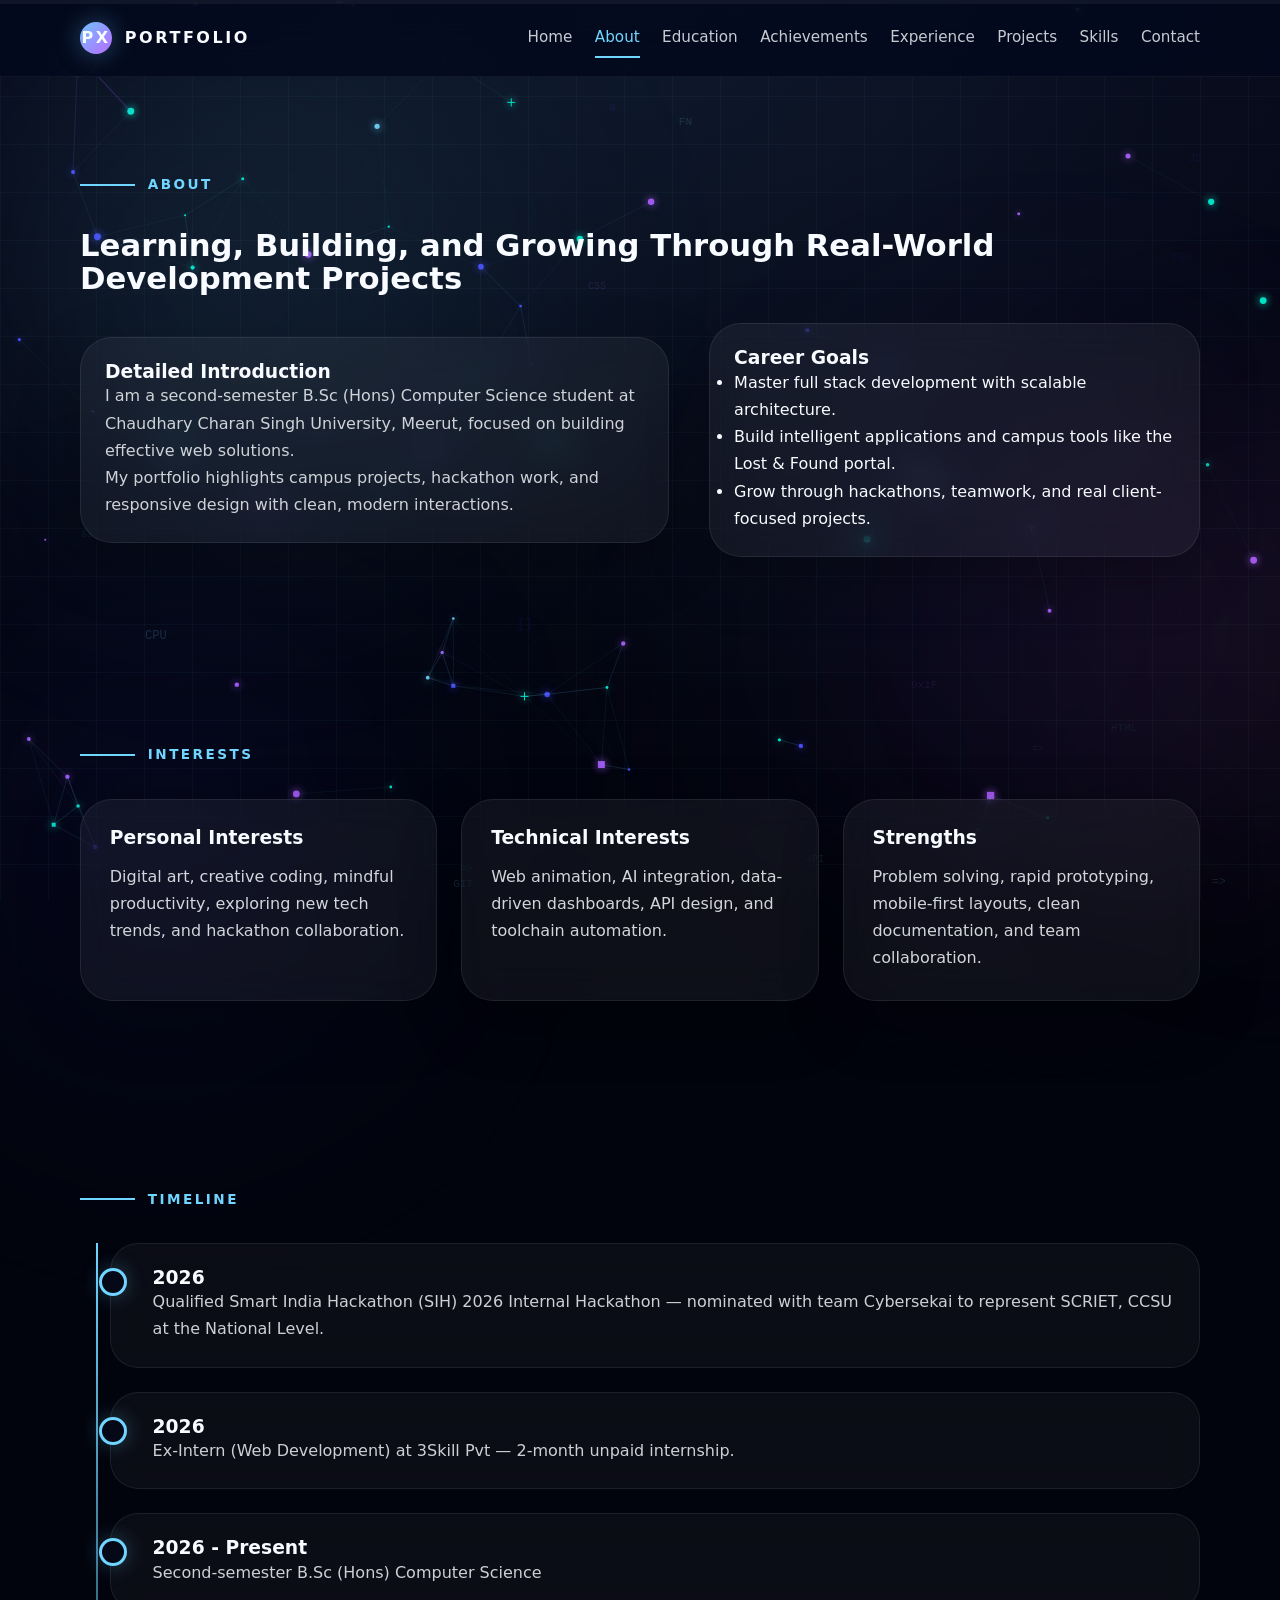
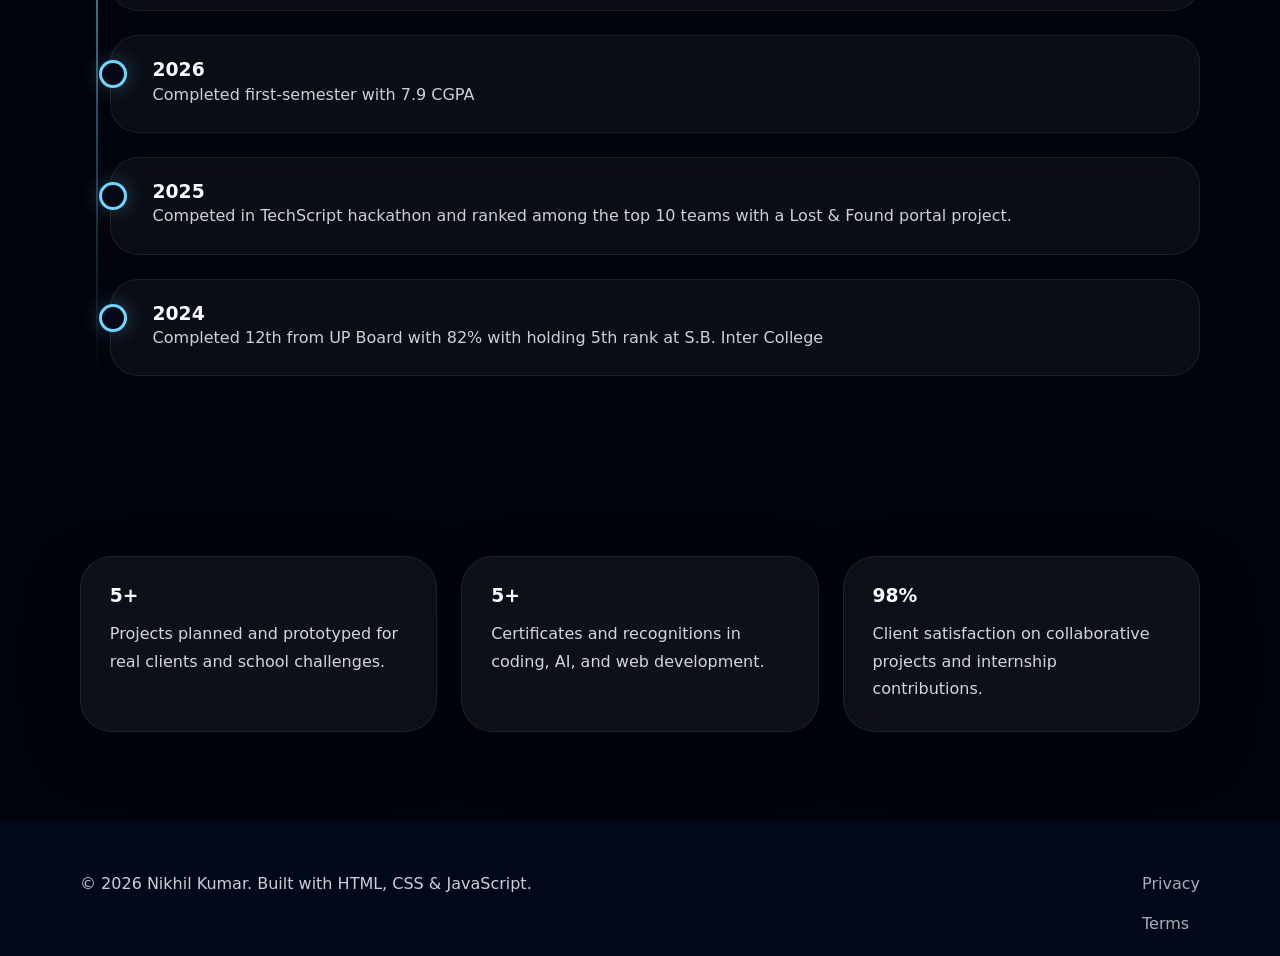
<file: about.html>
<!DOCTYPE html>
<html lang="en">
<head>
  <meta charset="UTF-8" />
  <meta name="viewport" content="width=device-width, initial-scale=1.0, maximum-scale=5.0, viewport-fit=cover" />
  <meta name="description" content="About page for a modern portfolio showcasing career goals, interests, strengths, and timeline." />
  <title>About | Portfolio</title>
  <link rel="stylesheet" href="css/style.css" />
</head>
<body>
  <div class="page-loader">
    <div class="loader-ring"></div>
  </div>
  <div class="progress-wrap"><div class="progress-bar"></div></div>
  <header class="navbar">
    <div class="container">
      <a href="index.html" class="logo"><span>PX</span>Portfolio</a>
      <button class="menu-toggle" id="menuToggle" aria-label="Toggle menu">
        <svg viewBox="0 0 24 24" width="24" height="24" fill="none" stroke="currentColor" stroke-width="2" aria-hidden="true">
          <line x1="3" y1="6" x2="21" y2="6"></line>
          <line x1="3" y1="12" x2="21" y2="12"></line>
          <line x1="3" y1="18" x2="21" y2="18"></line>
        </svg>
      </button>
      <nav class="nav-links" id="navLinks">
        <a href="index.html#home">Home</a>
        <a href="index.html#about" class="active">About</a>
        <a href="index.html#education">Education</a>
        <a href="index.html#achievements">Achievements</a>
        <a href="index.html#experience">Experience</a>
        <a href="index.html#projects">Projects</a>
        <a href="index.html#skills">Skills</a>
        <a href="index.html#contact">Contact</a>
      </nav>
    </div>
  </header>

  <main>
    <section class="container reveal">
      <div class="section-title">About</div>
      <h2>Learning, Building, and Growing Through Real-World Development Projects</h2><br />
      <div class="hero-grid">
        <div class="hero-card reveal">
          <h3>Detailed Introduction</h3>
          <p>I am a second-semester B.Sc (Hons) Computer Science student at Chaudhary Charan Singh University, Meerut, focused on building effective web solutions.</p>
          <p>My portfolio highlights campus projects, hackathon work, and responsive design with clean, modern interactions.</p>
        </div>
        <div class="hero-card reveal">
          <h3>Career Goals</h3>
          <ul>
            <li>Master full stack development with scalable architecture.</li>
            <li>Build intelligent applications and campus tools like the Lost & Found portal.</li>
            <li>Grow through hackathons, teamwork, and real client-focused projects.</li>
          </ul>
        </div>
      </div>
    </section>

    <section class="container reveal">
      <div class="section-title">Interests</div>
      <div class="cards-grid">
        <div class="card">
          <h3>Personal Interests</h3>
          <p>Digital art, creative coding, mindful productivity, exploring new tech trends, and hackathon collaboration.</p>
        </div>
        <div class="card">
          <h3>Technical Interests</h3>
          <p>Web animation, AI integration, data-driven dashboards, API design, and toolchain automation.</p>
        </div>
        <div class="card">
          <h3>Strengths</h3>
          <p>Problem solving, rapid prototyping, mobile-first layouts, clean documentation, and team collaboration.</p>
        </div>
      </div>
    </section>

    <section class="container reveal">
      <div class="section-title">Timeline</div>
      <div class="timeline">
        <article class="timeline-item">
          <h3>2026</h3>
          <p>Qualified Smart India Hackathon (SIH) 2026 Internal Hackathon — nominated with team Cybersekai to represent SCRIET, CCSU at the National Level.</p>
        </article>
        <article class="timeline-item">
          <h3>2026</h3>
          <p>Ex-Intern (Web Development) at 3Skill Pvt — 2-month unpaid internship.</p>
        </article>
        <article class="timeline-item">
          <h3>2026 - Present</h3>
          <p>Second-semester B.Sc (Hons) Computer Science </p>
        </article>
        <article class="timeline-item">
          <h3>2026</h3>
          <p> Completed first-semester with 7.9 CGPA </p>
        </article>
        <article class="timeline-item">
          <h3>2025</h3>
          <p>Competed in TechScript hackathon and ranked among the top 10 teams with a Lost & Found portal project.</p>
        </article>
        <article class="timeline-item">
          <h3>2024</h3>
          <p>Completed 12th from UP Board with 82% with holding 5th rank at S.B. Inter College</p>
        </article> 
      </div>
    </section>

    <section class="container reveal stats-grid">
      <div class="card">
        <h3>5+</h3>
        <p>Projects planned and prototyped for real clients and school challenges.</p>
      </div>
      <div class="card">
        <h3>5+</h3>
        <p>Certificates and recognitions in coding, AI, and web development.</p>
      </div>
      <div class="card">
        <h3>98%</h3>
        <p>Client satisfaction on collaborative projects and internship contributions.</p>
      </div>
    </section>
  </main>

  <footer class="footer">
    <div class="container">
      <div class="footer-left">
        <p>&copy; 2026 Nikhil Kumar. Built with HTML, CSS & JavaScript.</p>
      </div>
      <div class="footer-right">
        <a href="#">Privacy</a>
        <a href="#">Terms</a>
      </div>
    </div>
  </footer>

  <script src="js/script.js?v=2"></script>
</body>
</html>
</file>
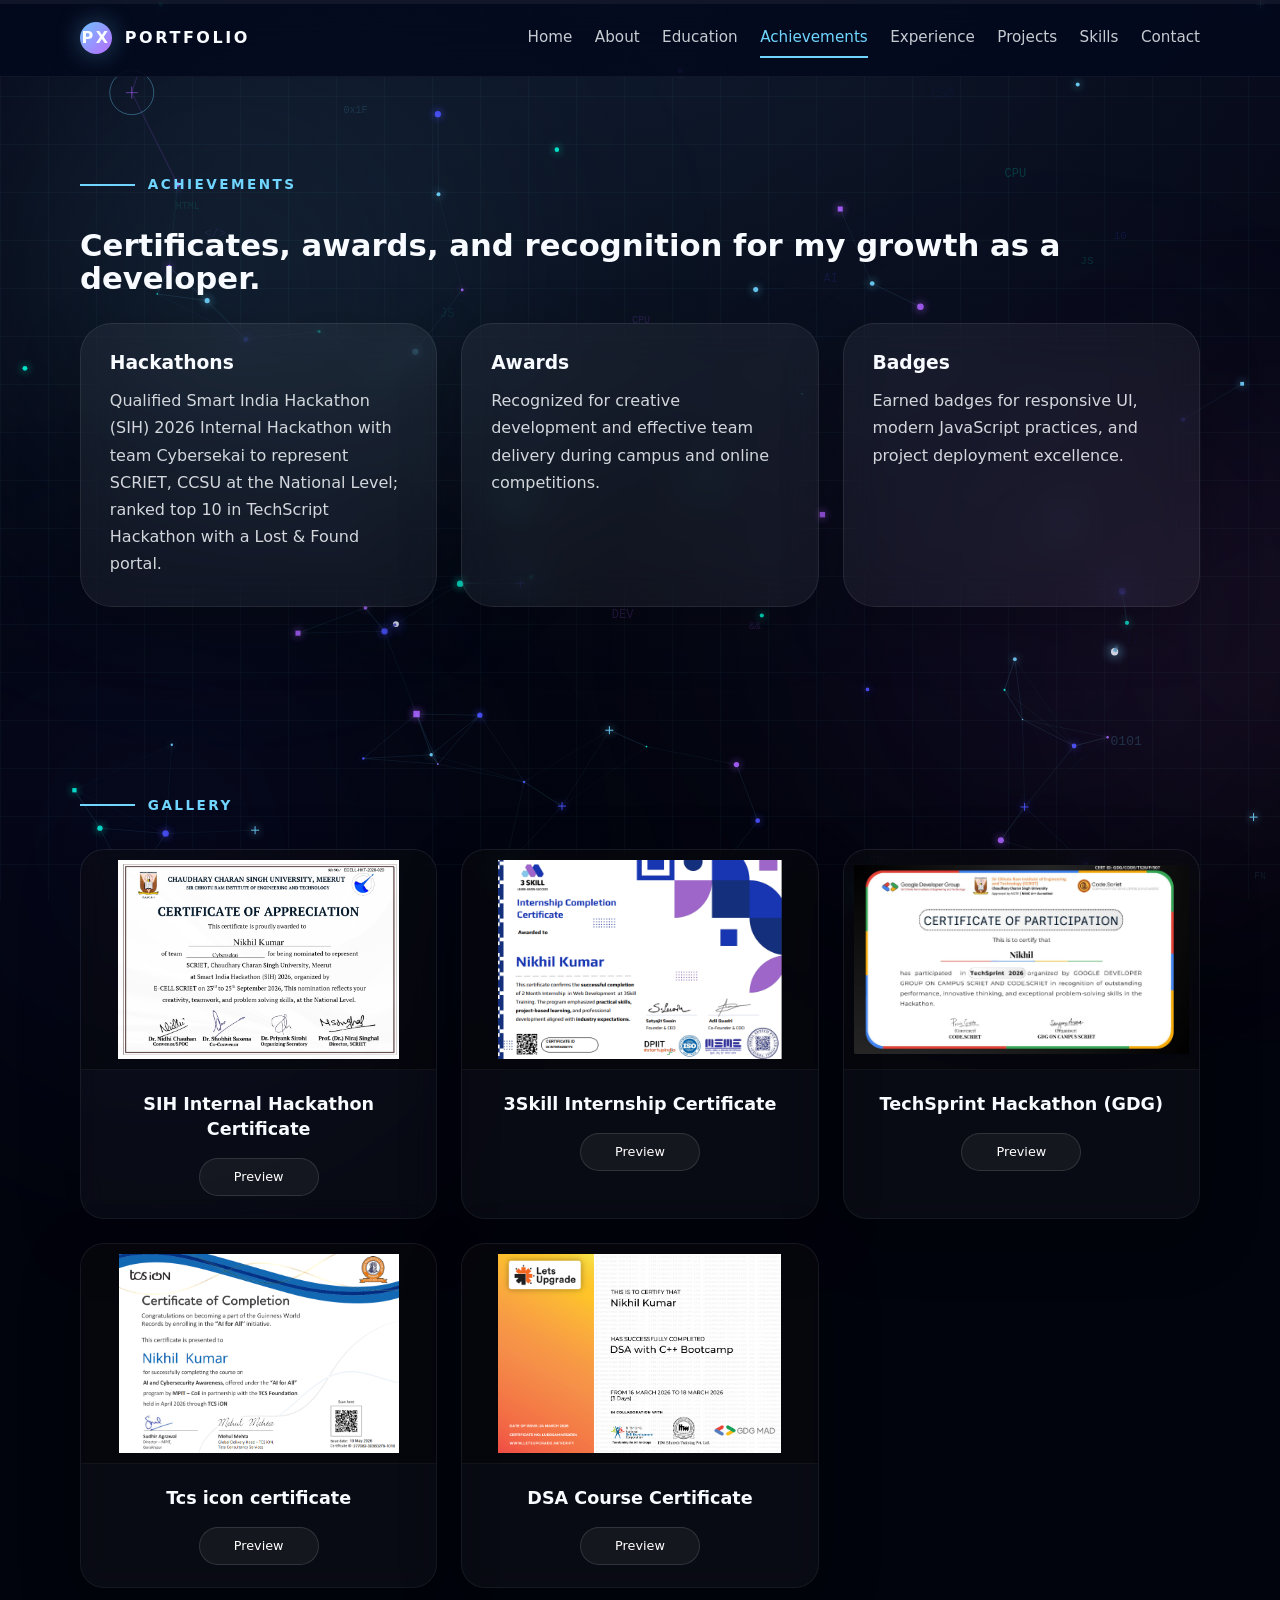
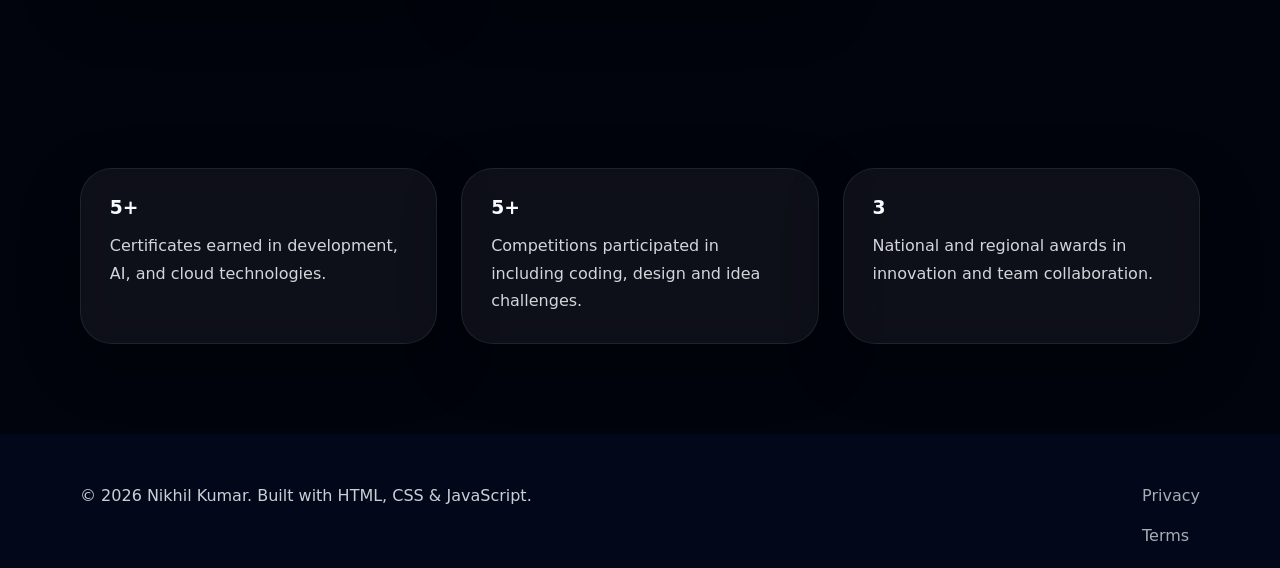
<file: achievements.html>
<!DOCTYPE html>
<html lang="en">

<head>
  <meta charset="UTF-8" />
  <meta name="viewport" content="width=device-width, initial-scale=1.0, maximum-scale=5.0, viewport-fit=cover" />
  <meta name="description" content="Achievements page highlighting awards, certificates, hackathons, and milestones." />
  <title>Achievements | Portfolio</title>
  <link rel="stylesheet" href="css/style.css" />
</head>

<body>
  <div class="page-loader">
    <div class="loader-ring"></div>
  </div>
  <div class="progress-wrap">
    <div class="progress-bar"></div>
  </div>
  <header class="navbar">
    <div class="container">
      <a href="index.html" class="logo"><span>PX</span>Portfolio</a>
      <button class="menu-toggle" id="menuToggle" aria-label="Toggle menu">
        <svg viewBox="0 0 24 24" width="24" height="24" fill="none" stroke="currentColor" stroke-width="2"
          aria-hidden="true">
          <line x1="3" y1="6" x2="21" y2="6"></line>
          <line x1="3" y1="12" x2="21" y2="12"></line>
          <line x1="3" y1="18" x2="21" y2="18"></line>
        </svg>
      </button>
      <nav class="nav-links" id="navLinks">
        <a href="index.html#home">Home</a>
        <a href="index.html#about">About</a>
        <a href="index.html#education">Education</a>
        <a href="index.html#achievements" class="active">Achievements</a>
        <a href="index.html#experience">Experience</a>
        <a href="index.html#projects">Projects</a>
        <a href="index.html#skills">Skills</a>
        <a href="index.html#contact">Contact</a>
      </nav>

    </div>
  </header>

  <main>
    <section class="container reveal">
      <div class="section-title">Achievements</div>
      <h2>Certificates, awards, and recognition for my growth as a developer.</h2><br />
      <div class="cards-grid">
        <div class="card">
          <h3>Hackathons</h3>
          <p>Qualified Smart India Hackathon (SIH) 2026 Internal Hackathon with team Cybersekai to represent SCRIET, CCSU at the National Level; ranked top 10 in TechScript Hackathon with a Lost & Found portal.
          </p>
        </div>
        <div class="card">
          <h3>Awards</h3>
          <p>Recognized for creative development and effective team delivery during campus and online competitions.</p>
        </div>
        <div class="card">
          <h3>Badges</h3>
          <p>Earned badges for responsive UI, modern JavaScript practices, and project deployment excellence.</p>
        </div>
      </div>
    </section>

    <section class="container reveal">
      <div class="section-title">Gallery</div>
      <div class="certificate-grid">
        <div class="certificate-card">
          <div class="certificate-image-wrapper">
            <img src="images/Sih certificate_page-0001.jpg" alt="Smart India Hackathon Internal Hackathon Certificate" loading="lazy" />
          </div>
          <div class="certificate-content">
            <h3>SIH Internal Hackathon Certificate</h3>
            <button class="btn-outline preview-btn" data-certificate="images/Sih certificate_page-0001.jpg"
              data-src="images/Sih certificate_page-0001.jpg"
              data-title="Smart India Hackathon (SIH) 2026 - Certificate of Appreciation">Preview</button>
          </div>
        </div>
        <div class="certificate-card">
          <div class="certificate-image-wrapper">
            <img src="images/3Skill_Pvt.png" alt="Internship Certificate" loading="lazy" />
          </div>
          <div class="certificate-content">
            <h3>3Skill Internship Certificate</h3>
            <button class="btn-outline preview-btn" data-certificate="images/3Skill_Pvt.png"
              data-src="images/3Skill_Pvt.png"
              data-title="3Skill Internship Completion">Preview</button>
          </div>
        </div>
        <div class="certificate-card">
          <div class="certificate-image-wrapper">
            <img src="images/Tech Script (HAC)_page-0001.jpg" alt="TechSprint 2026 Hackathon Certificate - Google Developer Group" loading="lazy" />
          </div>
          <div class="certificate-content">
            <h3>TechSprint Hackathon (GDG)</h3>
            <button class="btn-outline preview-btn" data-certificate="images/Tech Script (HAC)_page-0001.jpg"
              data-src="images/Tech Script (HAC)_page-0001.jpg"
              data-title="TechSprint 2026 - Certificate of Participation (Google Developer Group)">Preview</button>
          </div>
        </div>
        <div class="certificate-card">
          <div class="certificate-image-wrapper">
            <img src="images/images - File Explorer 6_6_2026 10_22_32 PM.png" alt="Certificate 1" loading="lazy" />
          </div>
          <div class="certificate-content">
            <h3>Tcs icon certificate</h3>
            <button class="btn-outline preview-btn" data-certificate="images/images - File Explorer 6_6_2026 10_22_32 PM.png"
              data-src="images/images - File Explorer 6_6_2026 10_22_32 PM.png"
              data-title="Web Development Certificate">Preview</button>
          </div>
        </div>
        <div class="certificate-card">
          <div class="certificate-image-wrapper">
            <img src="images/DSA certification.pdf - Google Chrome 6_6_2026 10_19_38 PM.png" alt="Certificate 2" loading="lazy" />
          </div>
          <div class="certificate-content">
            <h3>DSA Course Certificate</h3>
            <button class="btn-outline preview-btn"
              data-certificate="images/DSA certification.pdf - Google Chrome 6_6_2026 10_19_38 PM.png"
              data-src="images/DSA certification.pdf - Google Chrome 6_6_2026 10_19_38 PM.png"
              data-title="DSA Certification">Preview</button>
          </div>
        </div>
      </div>
    </section>

    <section class="container reveal stats-grid">
      <div class="card">
        <h3>5+</h3>
        <p>Certificates earned in development, AI, and cloud technologies.</p>
      </div>
      <div class="card">
        <h3>5+</h3>
        <p>Competitions participated in including coding, design and idea challenges.</p>
      </div>
      <div class="card">
        <h3>3</h3>
        <p>National and regional awards in innovation and team collaboration.</p>
      </div>
    </section>
  </main>

  <div class="modal-overlay">
    <div class="modal">
      <button class="modal-close" aria-label="Close modal">×</button>
      <h3>Certificate Preview</h3>
      <img src="images/images - File Explorer 6_6_2026 10_22_32 PM.png" alt="Certificate Preview" />
    </div>
  </div>

  <footer class="footer">
    <div class="container">
      <div class="footer-left">
        <p>&copy; 2026 Nikhil Kumar. Built with HTML, CSS & JavaScript.</p>
      </div>
      <div class="footer-right">
        <a href="#">Privacy</a>
        <a href="#">Terms</a>
      </div>
    </div>
  </footer>

  <script src="js/script.js?v=2"></script>
</body>

</html>
</file>
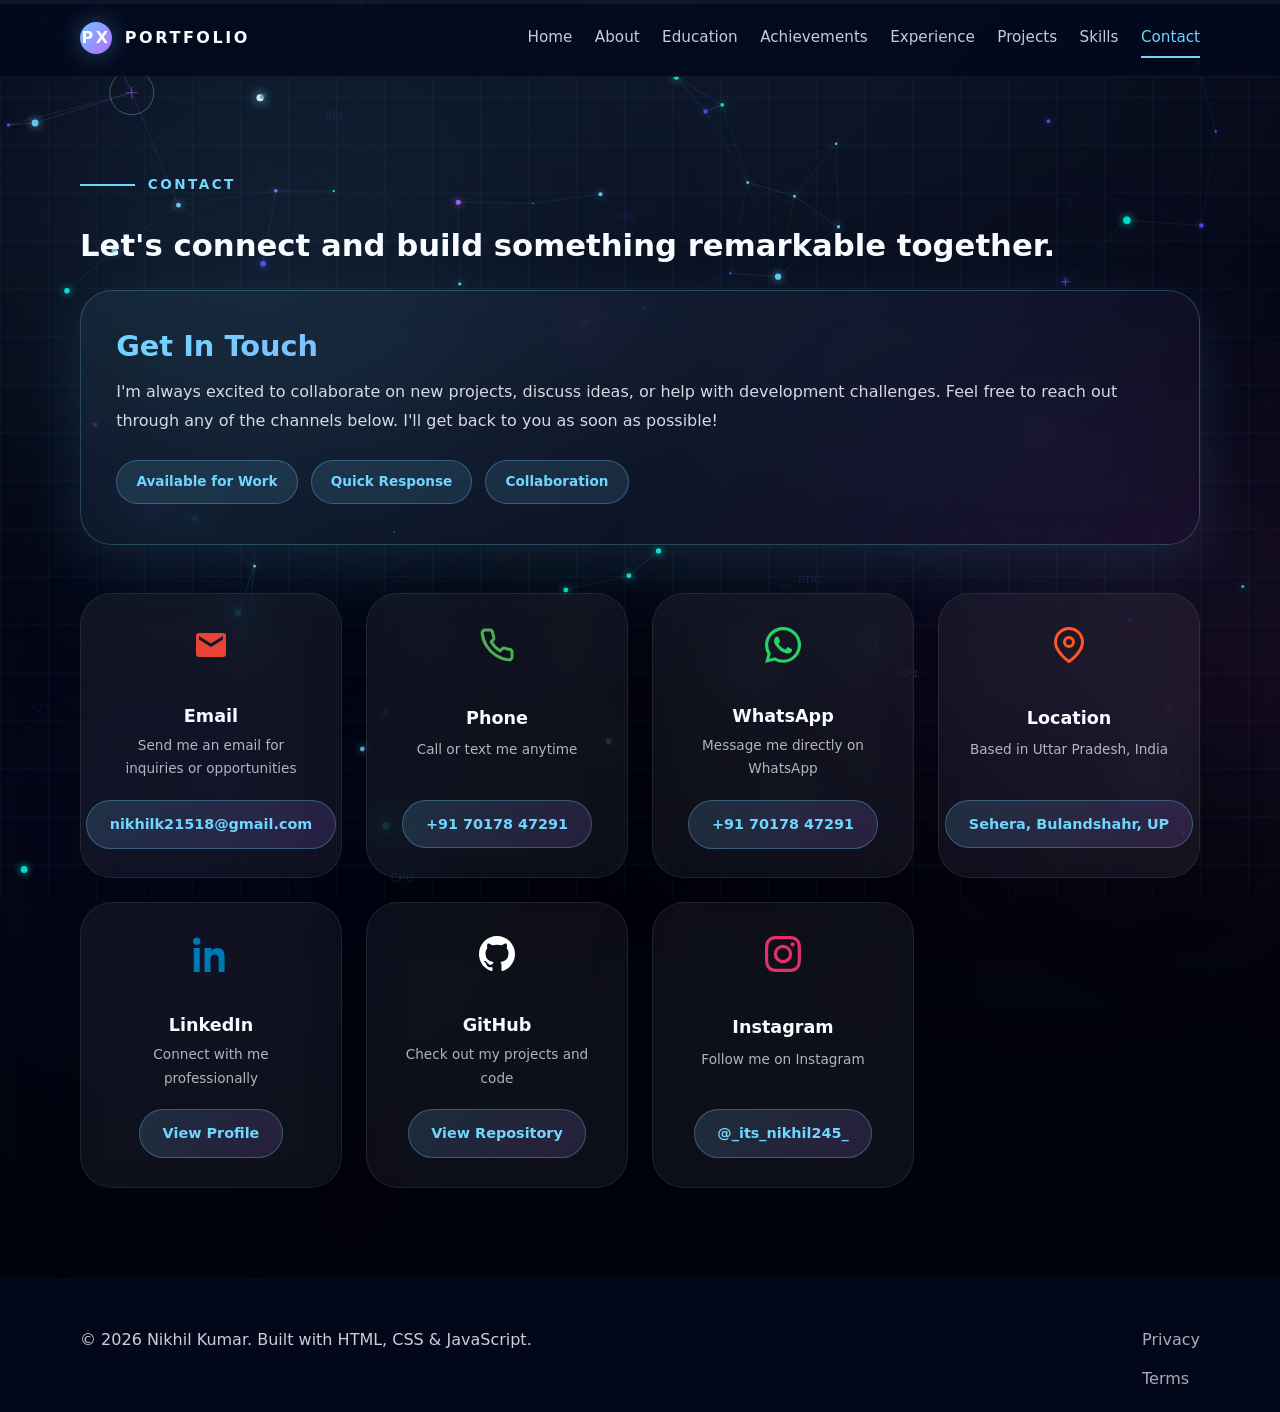
<file: contact.html>
<!DOCTYPE html>
<html lang="en">
<head>
  <meta charset="UTF-8" />
  <meta name="viewport" content="width=device-width, initial-scale=1.0, maximum-scale=5.0, viewport-fit=cover" />
  <meta name="description" content="Contact page with form validation, map, and social contact information." />
  <title>Contact | Portfolio</title>
  <link rel="stylesheet" href="css/style.css" />
</head>
<body>
  <div class="page-loader">
    <div class="loader-ring"></div>
  </div>
  <div class="progress-wrap"><div class="progress-bar"></div></div>
  <header class="navbar">
    <div class="container">
      <a href="index.html" class="logo"><span>PX</span>Portfolio</a>
      <button class="menu-toggle" id="menuToggle" aria-label="Toggle menu">
        <svg viewBox="0 0 24 24" width="24" height="24" fill="none" stroke="currentColor" stroke-width="2" aria-hidden="true">
          <line x1="3" y1="6" x2="21" y2="6"></line>
          <line x1="3" y1="12" x2="21" y2="12"></line>
          <line x1="3" y1="18" x2="21" y2="18"></line>
        </svg>
      </button>
      <nav class="nav-links" id="navLinks">
        <a href="index.html#home">Home</a>
        <a href="index.html#about">About</a>
        <a href="index.html#education">Education</a>
        <a href="index.html#achievements">Achievements</a>
        <a href="index.html#experience">Experience</a>
        <a href="index.html#projects">Projects</a>
        <a href="index.html#skills">Skills</a>
        <a href="index.html#contact" class="active">Contact</a>
      </nav>

    </div>
  </header>

  <main>
    <section class="container reveal">
      <div class="section-title">Contact</div>
      <h2>Let's connect and build something remarkable together.</h2><br />
      
      <!-- Featured Contact Card -->
      <div class="featured-skill-card">
        <div class="featured-content">
          <h3>Get In Touch</h3>
          <p>I'm always excited to collaborate on new projects, discuss ideas, or help with development challenges. Feel free to reach out through any of the channels below. I'll get back to you as soon as possible!</p>
          <div class="skill-tags">
            <span class="tag">Available for Work</span>
            <span class="tag">Quick Response</span>
            <span class="tag">Collaboration</span>
          </div>
        </div>
      </div>

      <!-- Contact Info Cards -->
      <div class="cards-grid">
        <div class="card skill-card contact-info-card">
          <div class="skill-card-icon">
            <svg viewBox="0 0 24 24" width="36" height="36" fill="#EA4335" aria-hidden="true" style="margin-bottom: 0.5rem;"><path d="M20 4H4a2 2 0 0 0-2 2v12a2 2 0 0 0 2 2h16a2 2 0 0 0 2-2V6a2 2 0 0 0-2-2Zm0 4.25-8 5-8-5V6l8 5 8-5v2.25Z"/></svg>
          </div>
          <h3>Email</h3>
          <p>Send me an email for inquiries or opportunities</p>
          <a href="mailto:nikhilk21518@gmail.com" class="contact-link">nikhilk21518@gmail.com</a>
        </div>

        <div class="card skill-card contact-info-card">
          <div class="skill-card-icon">
            <svg viewBox="0 0 24 24" width="36" height="36" fill="none" stroke="#4CAF50" stroke-width="2" stroke-linecap="round" stroke-linejoin="round" aria-hidden="true" style="margin-bottom: 0.5rem;"><path d="M22 16.92v3a2 2 0 0 1-2.18 2 19.79 19.79 0 0 1-8.63-3.07 19.5 19.5 0 0 1-6-6 19.79 19.79 0 0 1-3.07-8.67A2 2 0 0 1 4.11 2h3a2 2 0 0 1 2 1.72 12.84 12.84 0 0 0 .7 2.81 2 2 0 0 1-.45 2.11L8.09 9.91a16 16 0 0 0 6 6l1.27-1.27a2 2 0 0 1 2.11-.45 12.84 12.84 0 0 0 2.81.7A2 2 0 0 1 22 16.92z"></path></svg>
          </div>
          <h3>Phone</h3>
          <p>Call or text me anytime</p>
          <a href="tel:+917017847291" class="contact-link">+91 70178 47291</a>
        </div>

        <div class="card skill-card contact-info-card">
          <div class="skill-card-icon">
            <svg viewBox="0 0 24 24" width="36" height="36" fill="#25D366" aria-hidden="true" style="margin-bottom: 0.5rem;"><path d="M12.031 0C5.404 0 .025 5.38.025 12.008c0 2.115.551 4.179 1.6 6L.073 24l6.19-1.624a11.968 11.968 0 0 0 5.768 1.472h.005c6.626 0 12.006-5.38 12.006-12.008C24.042 5.38 18.657 0 12.031 0Zm-.005 21.84a9.87 9.87 0 0 1-5.035-1.378l-.361-.214-3.741.982.998-3.647-.235-.374a9.845 9.845 0 0 1-1.51-5.201c0-5.441 4.428-9.869 9.884-9.869 2.637 0 5.116 1.028 6.98 2.893a9.805 9.805 0 0 1 2.89 6.983c0 5.443-4.428 9.869-9.87 9.869Zm5.413-7.394c-.297-.149-1.758-.867-2.03-.967-.273-.099-.471-.148-.67.15-.197.297-.767.966-.94 1.164-.173.199-.347.223-.644.075-.297-.149-1.255-.462-2.39-1.475-.883-.788-1.48-1.761-1.653-2.059-.173-.297-.018-.458.13-.606.134-.133.298-.347.446-.521.151-.172.2-.296.3-.495.099-.198.05-.372-.025-.521-.075-.148-.669-1.611-.916-2.206-.242-.579-.487-.501-.669-.51l-.57-.01c-.198 0-.52.074-.792.372s-1.04 1.016-1.04 2.479 1.065 2.876 1.213 3.074c.149.198 2.095 3.2 5.076 4.487.709.306 1.263.489 1.694.626.712.226 1.36.194 1.872.118.571-.085 1.758-.719 2.006-1.413.248-.695.248-1.29.173-1.414-.074-.124-.272-.198-.57-.347Z"/></svg>
          </div>
          <h3>WhatsApp</h3>
          <p>Message me directly on WhatsApp</p>
          <a href="https://wa.me/917017847291" target="_blank" rel="noreferrer" class="contact-link">+91 70178 47291</a>
        </div>

        <div class="card skill-card contact-info-card">
          <div class="skill-card-icon">
            <svg viewBox="0 0 24 24" width="36" height="36" fill="none" stroke="#FF5722" stroke-width="2" stroke-linecap="round" stroke-linejoin="round" aria-hidden="true" style="margin-bottom: 0.5rem;"><path d="M21 10c0 7-9 13-9 13s-9-6-9-13a9 9 0 0 1 18 0z"></path><circle cx="12" cy="10" r="3"></circle></svg>
          </div>
          <h3>Location</h3>
          <p>Based in Uttar Pradesh, India</p>
          <a href="#" class="contact-link">Sehera, Bulandshahr, UP</a>
        </div>

        <div class="card skill-card contact-info-card">
          <div class="skill-card-icon">
            <svg viewBox="0 0 24 24" width="36" height="36" fill="#0077B5" aria-hidden="true" style="margin-bottom: 0.5rem;"><path d="M4.98 3.5C4.98 4.88 3.87 6 2.5 6S0 4.88 0 3.5 1.11 1 2.5 1 4.98 2.12 4.98 3.5zM.5 8h4V24h-4V8zM8.5 8h3.84v2.16h.05c.54-1.02 1.86-2.16 3.83-2.16 4.1 0 4.86 2.7 4.86 6.2V24h-4v-7.56c0-1.8-.03-4.12-2.51-4.12-2.51 0-2.89 1.96-2.89 3.99V24h-4V8z"/></svg>
          </div>
          <h3>LinkedIn</h3>
          <p>Connect with me professionally</p>
          <a href="https://www.linkedin.com/in/nikhil-kumar-b3997732a?utm_source=share&utm_campaign=share_via&utm_content=profile&utm_medium=android_app" target="_blank" rel="noreferrer" class="contact-link">View Profile</a>
        </div>

        <div class="card skill-card contact-info-card">
          <div class="skill-card-icon">
            <svg viewBox="0 0 24 24" width="36" height="36" fill="#FFFFFF" aria-hidden="true" style="margin-bottom: 0.5rem;"><path d="M12 0C5.372 0 0 5.373 0 12c0 5.303 3.438 9.799 8.205 11.387.6.111.82-.261.82-.58 0-.286-.011-1.041-.017-2.045-3.338.726-4.042-1.609-4.042-1.609-.546-1.387-1.333-1.757-1.333-1.757-1.091-.746.083-.731.083-.731 1.205.085 1.84 1.237 1.84 1.237 1.073 1.84 2.815 1.309 3.502 1.001.108-.78.421-1.309.766-1.61-2.665-.303-5.467-1.333-5.467-5.93 0-1.31.469-2.381 1.236-3.221-.124-.303-.536-1.523.117-3.176 0 0 1.008-.323 3.301 1.23a11.53 11.53 0 0 1 3.005-.404 11.52 11.52 0 0 1 3.005.404c2.292-1.553 3.299-1.23 3.299-1.23.654 1.653.242 2.873.118 3.176.768.84 1.235 1.911 1.235 3.221 0 4.609-2.804 5.624-5.476 5.92.432.372.816 1.102.816 2.222 0 1.605-.015 2.898-.015 3.293 0 .322.218.697.825.579C20.565 21.796 24 17.302 24 12c0-6.627-5.373-12-12-12Z"/></svg>
          </div>
          <h3>GitHub</h3>
          <p>Check out my projects and code</p>
          <a href="https://github.com/nikhilk2151" target="_blank" rel="noreferrer" class="contact-link">View Repository</a>
        </div>

        <div class="card skill-card contact-info-card">
          <div class="skill-card-icon">
            <svg viewBox="0 0 24 24" width="36" height="36" fill="#E1306C" aria-hidden="true" style="margin-bottom: 0.5rem;"><path d="M12 2.163c3.204 0 3.584.012 4.85.07 3.252.148 4.771 1.691 4.919 4.919.058 1.265.069 1.645.069 4.849 0 3.205-.012 3.584-.069 4.849-.149 3.225-1.664 4.771-4.919 4.919-1.266.058-1.644.07-4.85.07-3.204 0-3.584-.012-4.849-.07-3.26-.149-4.771-1.699-4.919-4.92-.058-1.265-.07-1.644-.07-4.849 0-3.204.013-3.583.07-4.849.149-3.227 1.664-4.771 4.919-4.919 1.266-.057 1.645-.069 4.849-.069zM12 0C8.741 0 8.333.014 7.053.072 2.695.272.273 2.69.073 7.051.014 8.333 0 8.741 0 12c0 3.259.014 3.668.072 4.948.2 4.358 2.618 6.78 6.98 6.98 1.281.058 1.689.072 4.948.072 3.259 0 3.668-.014 4.948-.072 4.354-.2 6.782-2.618 6.979-6.98.059-1.28.073-1.689.073-4.948 0-3.259-.014-3.667-.072-4.947-.196-4.354-2.617-6.78-6.979-6.98C15.668.014 15.259 0 12 0zm0 5.838a6.162 6.162 0 1 0 0 12.324 6.162 6.162 0 0 0 0-12.324zM12 16a4 4 0 1 1 0-8 4 4 0 0 1 0 8zm6.406-11.845a1.44 1.44 0 1 0 0 2.881 1.44 1.44 0 0 0 0-2.881z"/></svg>
          </div>
          <h3>Instagram</h3>
          <p>Follow me on Instagram</p>
          <a href="https://www.instagram.com/_its_nikhil245_?igsh=MW00cHYwcjd6OXJrag==" target="_blank" rel="noreferrer" class="contact-link">@_its_nikhil245_</a>
        </div>
      </div>
    </section>

   
  </main>

  <footer class="footer">
    <div class="container">
      <div class="footer-left">
        <p>&copy; 2026 Nikhil Kumar. Built with HTML, CSS & JavaScript.</p>
      </div>
      <div class="footer-right">
        <a href="#">Privacy</a>
        <a href="#">Terms</a>
      </div>
    </div>
  </footer>

  <script src="js/script.js?v=2"></script>
</body>
</html>
</file>
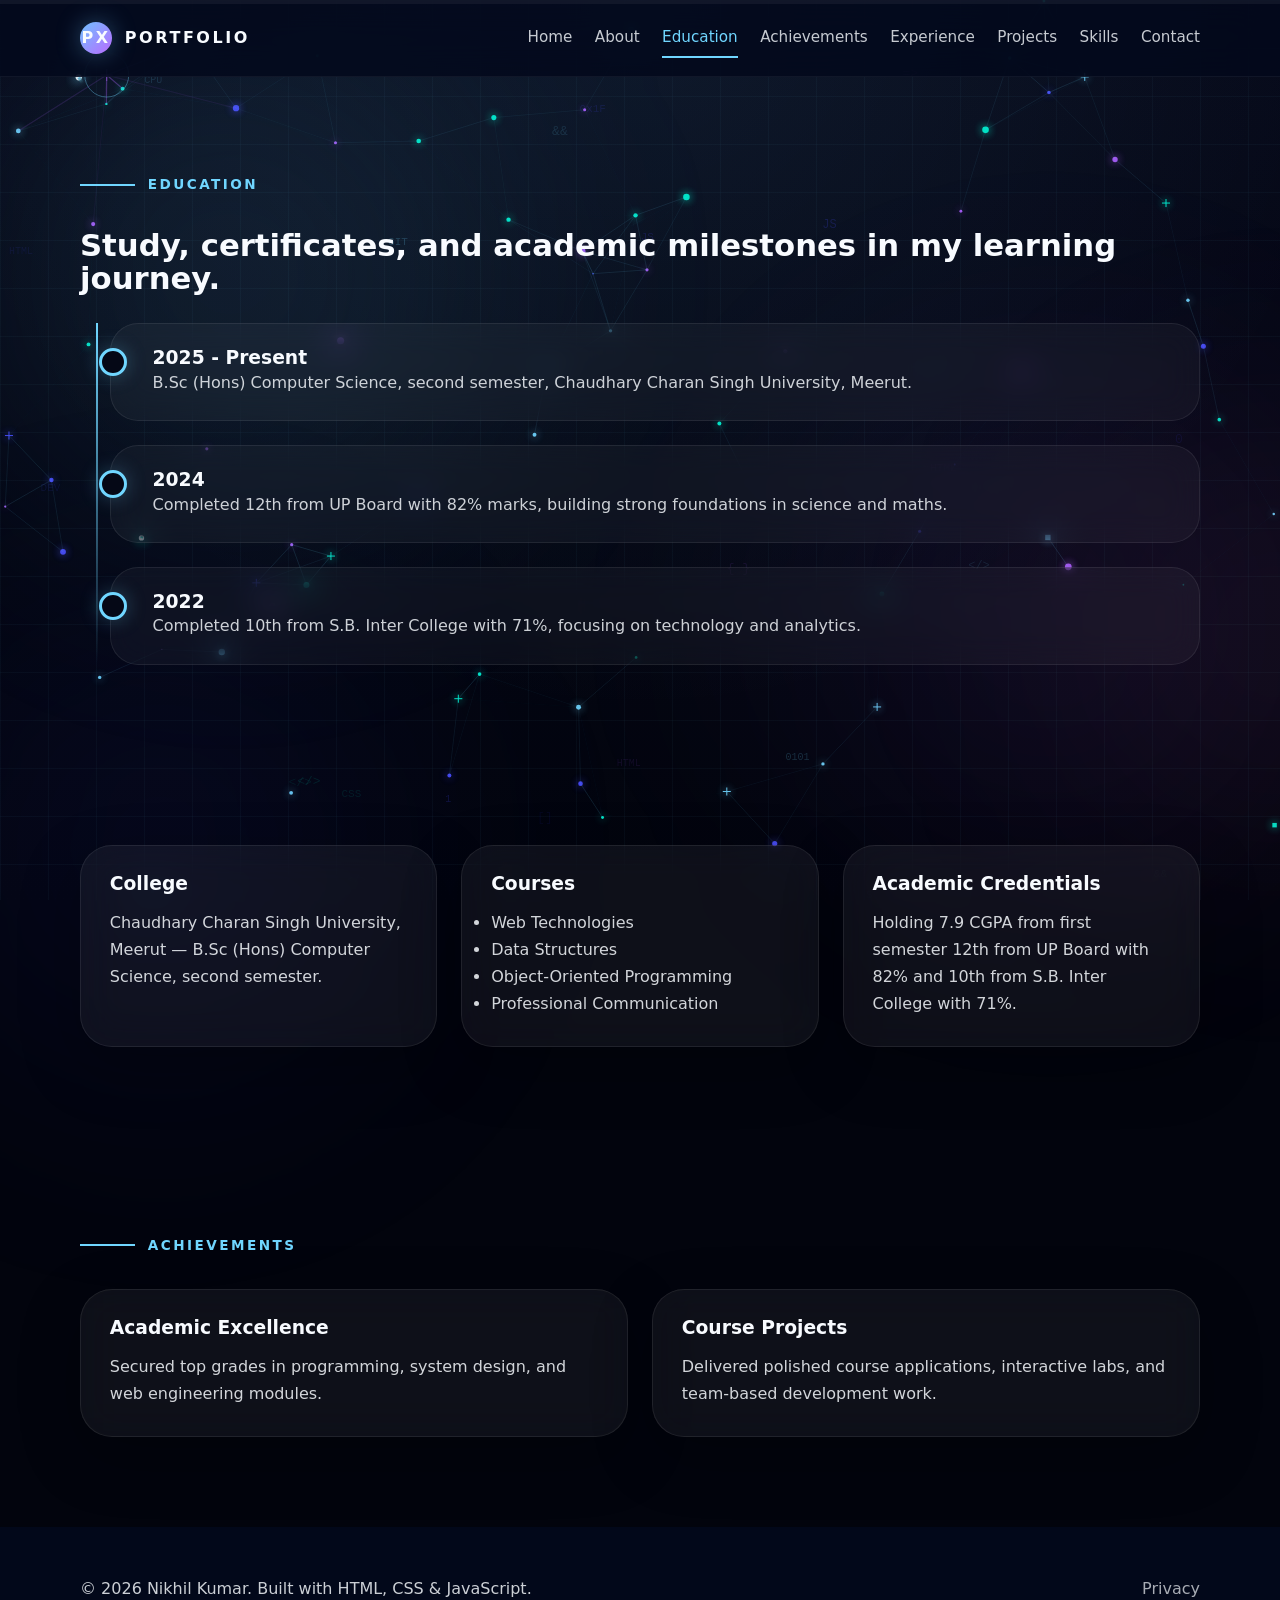
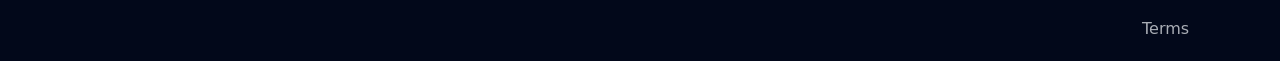
<file: education.html>
<!DOCTYPE html>
<html lang="en">
<head>
  <meta charset="UTF-8" />
  <meta name="viewport" content="width=device-width, initial-scale=1.0, maximum-scale=5.0, viewport-fit=cover" />
  <meta name="description" content="Education timeline and academic achievements for the portfolio." />
  <title>Education | Portfolio</title>
  <link rel="stylesheet" href="css/style.css" />
</head>
<body>
  <div class="page-loader">
    <div class="loader-ring"></div>
  </div>
  <div class="progress-wrap"><div class="progress-bar"></div></div>
  <header class="navbar">
    <div class="container">
      <a href="index.html" class="logo"><span>PX</span>Portfolio</a>
      <button class="menu-toggle" id="menuToggle" aria-label="Toggle menu">
        <svg viewBox="0 0 24 24" width="24" height="24" fill="none" stroke="currentColor" stroke-width="2" aria-hidden="true">
          <line x1="3" y1="6" x2="21" y2="6"></line>
          <line x1="3" y1="12" x2="21" y2="12"></line>
          <line x1="3" y1="18" x2="21" y2="18"></line>
        </svg>
      </button>
      <nav class="nav-links" id="navLinks">
        <a href="index.html#home">Home</a>
        <a href="index.html#about">About</a>
        <a href="index.html#education" class="active">Education</a>
        <a href="index.html#achievements">Achievements</a>
        <a href="index.html#experience">Experience</a>
        <a href="index.html#projects">Projects</a>
        <a href="index.html#skills">Skills</a>
        <a href="index.html#contact">Contact</a>
      </nav>

    </div>
  </header>

  <main>
    <section class="container reveal">
      <div class="section-title">Education</div>
      <h2>Study, certificates, and academic milestones in my learning journey.</h2><br />
      <div class="timeline">
        <article class="timeline-item">
          <h3>2025 - Present</h3>
          <p>B.Sc (Hons) Computer Science, second semester, Chaudhary Charan Singh University, Meerut.</p>
        </article>
        <article class="timeline-item">
          <h3>2024</h3>
          <p>Completed 12th from UP Board with 82% marks, building strong foundations in science and maths.</p>
        </article>
        <article class="timeline-item">
          <h3>2022</h3>
          <p>Completed 10th from S.B. Inter College with 71%, focusing on technology and analytics.</p>
        </article>
      </div>
    </section>

    <section class="container reveal cards-grid">
      <div class="card">
        <h3>College</h3>
        <p>Chaudhary Charan Singh University, Meerut — B.Sc (Hons) Computer Science, second semester.</p>
      </div>
      <div class="card">
        <h3>Courses</h3>
        <ul>
          <li>Web Technologies</li>
          <li>Data Structures</li>
          <li>Object-Oriented Programming</li>
          <li>Professional Communication</li>

        </ul>
      </div>
      <div class="card">
        <h3>Academic Credentials</h3>
        <p> Holding 7.9 CGPA from first semester 
          12th from UP Board with 82% and 10th from S.B. Inter College with 71%.</p>
      </div>
    </section>

    <section class="container reveal">
      <div class="section-title">Achievements</div>
      <div class="cards-grid">
        <div class="card">
          <h3>Academic Excellence</h3>
          <p>Secured top grades in programming, system design, and web engineering modules.</p>
        </div>
        <div class="card">
          <h3>Course Projects</h3>
          <p>Delivered polished course applications, interactive labs, and team-based development work.</p>
        </div>
      </div>
    </section>
  </main>

  <footer class="footer">
    <div class="container">
      <div class="footer-left">
        <p>&copy; 2026 Nikhil Kumar. Built with HTML, CSS & JavaScript.</p>
      </div>
      <div class="footer-right">
        <a href="#">Privacy</a>
        <a href="#">Terms</a>
      </div>
    </div>
  </footer>

  <script src="js/script.js?v=2"></script>
</body>
</html>
</file>
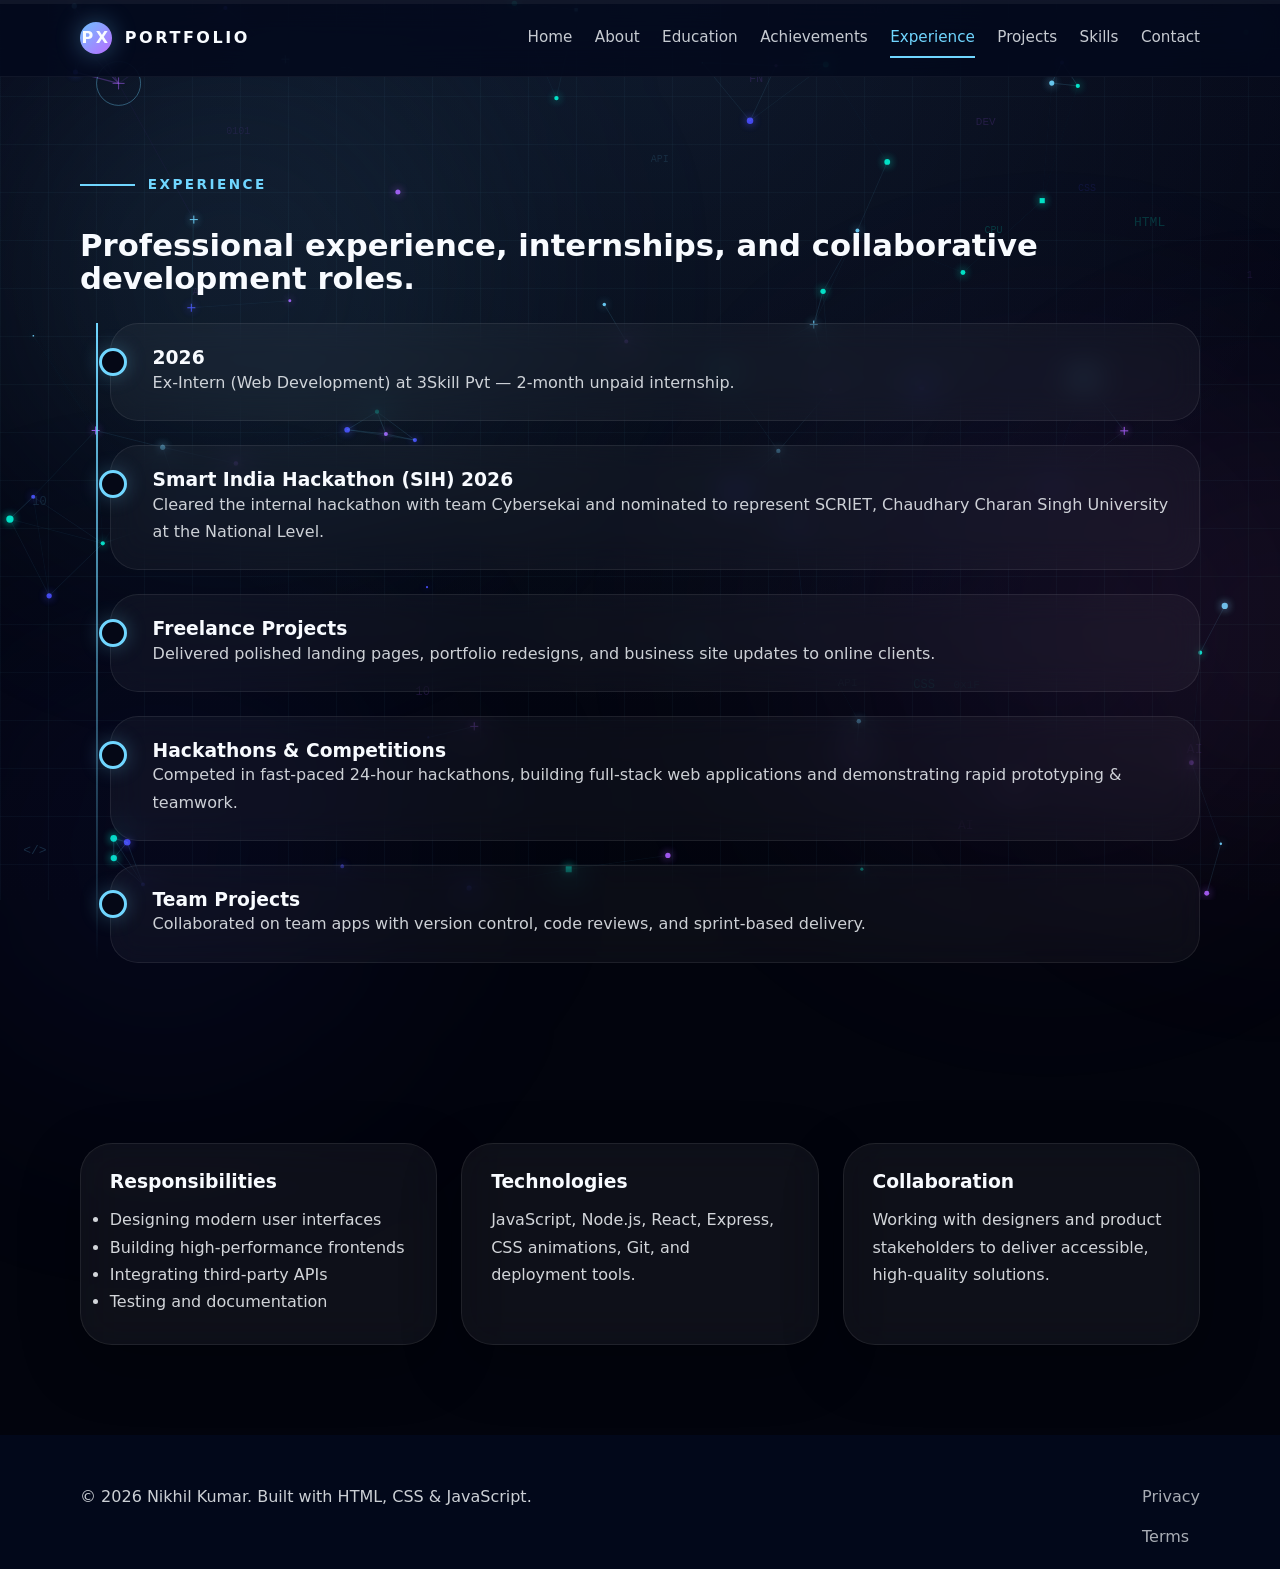
<file: experience.html>
<!DOCTYPE html>
<html lang="en">
<head>
  <meta charset="UTF-8" />
  <meta name="viewport" content="width=device-width, initial-scale=1.0, maximum-scale=5.0, viewport-fit=cover" />
  <meta name="description" content="Experience page with internships, freelance work, and technology responsibilities." />
  <title>Experience | Portfolio</title>
  <link rel="stylesheet" href="css/style.css" />
</head>
<body>
  <div class="page-loader">
    <div class="loader-ring"></div>
  </div>
  <div class="progress-wrap"><div class="progress-bar"></div></div>
  <header class="navbar">
    <div class="container">
      <a href="index.html" class="logo"><span>PX</span>Portfolio</a>
      <button class="menu-toggle" id="menuToggle" aria-label="Toggle menu">
        <svg viewBox="0 0 24 24" width="24" height="24" fill="none" stroke="currentColor" stroke-width="2" aria-hidden="true">
          <line x1="3" y1="6" x2="21" y2="6"></line>
          <line x1="3" y1="12" x2="21" y2="12"></line>
          <line x1="3" y1="18" x2="21" y2="18"></line>
        </svg>
      </button>
      <nav class="nav-links" id="navLinks">
        <a href="index.html#home">Home</a>
        <a href="index.html#about">About</a>
        <a href="index.html#education">Education</a>
        <a href="index.html#achievements">Achievements</a>
        <a href="index.html#experience" class="active">Experience</a>
        <a href="index.html#projects">Projects</a>
        <a href="index.html#skills">Skills</a>
        <a href="index.html#contact">Contact</a>
      </nav>

    </div>
  </header>

  <main>
    <section class="container reveal">
      <div class="section-title">Experience</div>
      <h2>Professional experience, internships, and collaborative development roles.</h2><br />
      <div class="timeline">
        <article class="timeline-item">
          <h3>2026</h3>
          <p>Ex-Intern (Web Development) at 3Skill Pvt — 2-month unpaid internship.</p>
        </article>
        <article class="timeline-item">
          <h3>Smart India Hackathon (SIH) 2026</h3>
          <p>Cleared the internal hackathon with team Cybersekai and nominated to represent SCRIET, Chaudhary Charan Singh University at the National Level.</p>
        </article>
        <article class="timeline-item">
          <h3>Freelance Projects</h3>
          <p>Delivered polished landing pages, portfolio redesigns, and business site updates to online clients.</p>
        </article>
        <article class="timeline-item">
          <h3>Hackathons & Competitions</h3>
          <p>Competed in fast-paced 24-hour hackathons, building full-stack web applications and demonstrating rapid prototyping & teamwork.</p>
        </article>
        <article class="timeline-item">
          <h3>Team Projects</h3>
          <p>Collaborated on team apps with version control, code reviews, and sprint-based delivery.</p>
        </article>
      </div>
    </section>

    <section class="container cards-grid reveal">
      <div class="card">
        <h3>Responsibilities</h3>
        <ul>
          <li>Designing modern user interfaces</li>
          <li>Building high-performance frontends</li>
          <li>Integrating third-party APIs</li>
          <li>Testing and documentation</li>
        </ul>
      </div>
      <div class="card">
        <h3>Technologies</h3>
        <p>JavaScript, Node.js, React, Express, CSS animations, Git, and deployment tools.</p>
      </div>
      <div class="card">
        <h3>Collaboration</h3>
        <p>Working with designers and product stakeholders to deliver accessible, high-quality solutions.</p>
      </div>
    </section>
  </main>

  <footer class="footer">
    <div class="container">
      <div class="footer-left">
        <p>&copy; 2026 Nikhil Kumar. Built with HTML, CSS & JavaScript.</p>
      </div>
      <div class="footer-right">
        <a href="#">Privacy</a>
        <a href="#">Terms</a>
      </div>
    </div>
  </footer>

  <script src="js/script.js?v=2"></script>
</body>
</html>
</file>
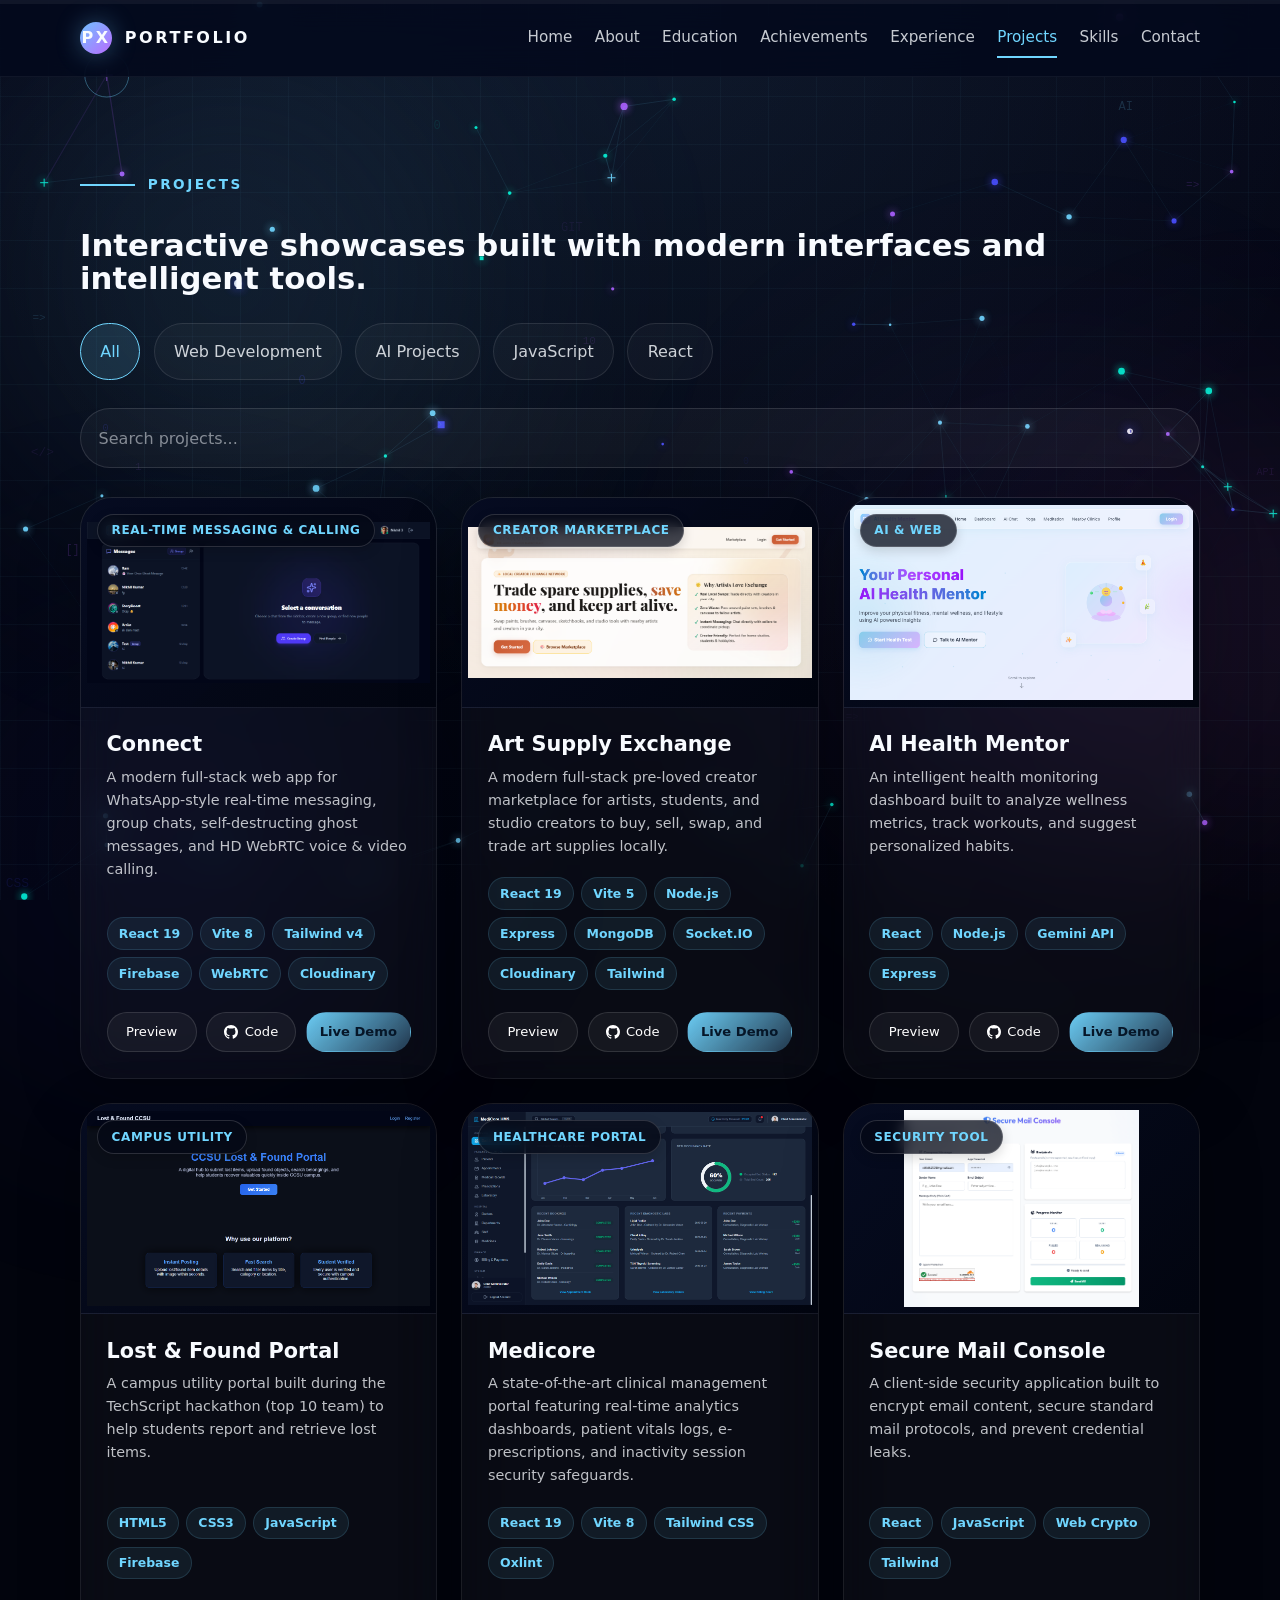
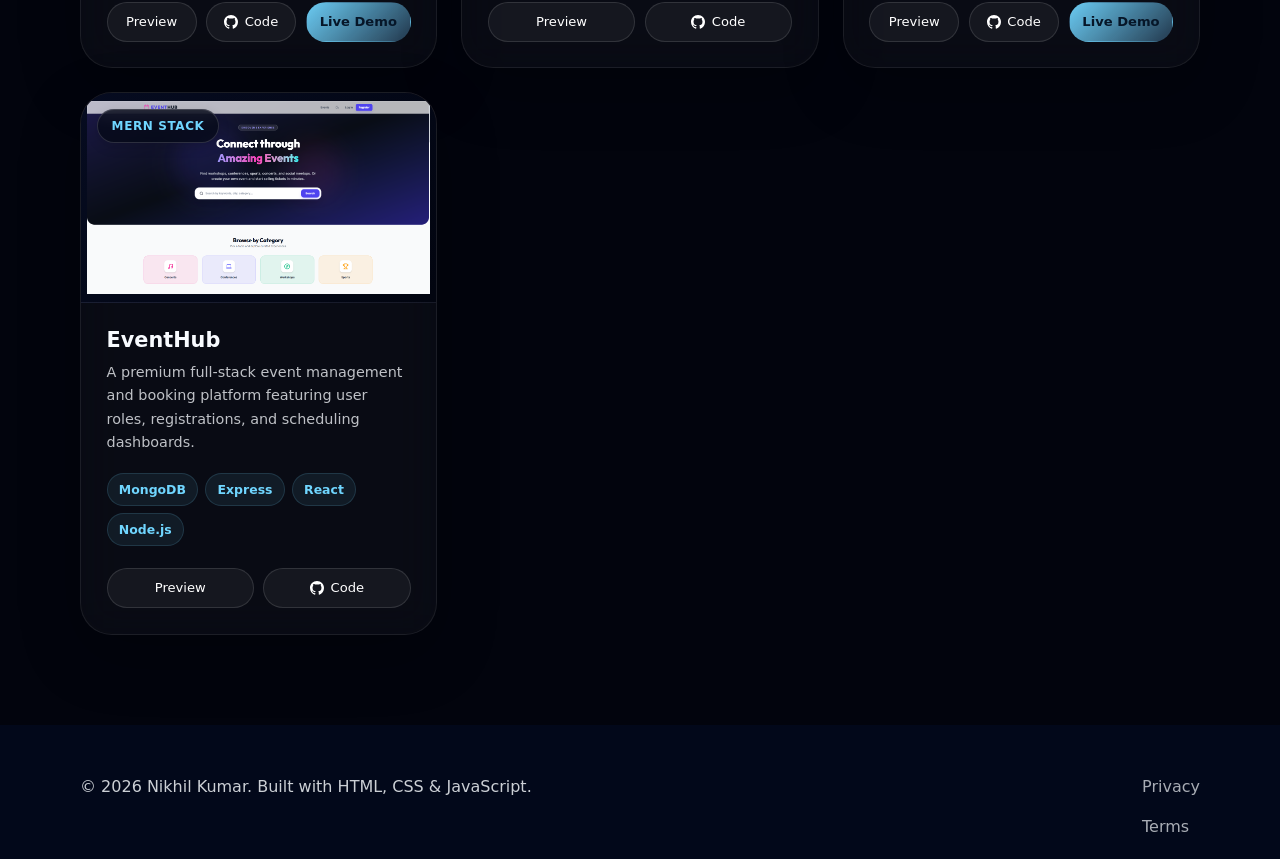
<file: projects.html>
<!DOCTYPE html>
<html lang="en">

<head>
  <meta charset="UTF-8" />
  <meta name="viewport" content="width=device-width, initial-scale=1.0, maximum-scale=5.0, viewport-fit=cover" />
  <meta name="description" content="Projects showcase page with filters, search, and interactive gallery." />
  <title>Projects | Portfolio</title>
  <link rel="stylesheet" href="css/style.css" />
</head>

<body>
  <div class="page-loader">
    <div class="loader-ring"></div>
  </div>
  <div class="progress-wrap">
    <div class="progress-bar"></div>
  </div>
  <header class="navbar">
    <div class="container">
      <a href="index.html" class="logo"><span>PX</span>Portfolio</a>
      <button class="menu-toggle" id="menuToggle" aria-label="Toggle menu">
        <svg viewBox="0 0 24 24" width="24" height="24" fill="none" stroke="currentColor" stroke-width="2"
          aria-hidden="true">
          <line x1="3" y1="6" x2="21" y2="6"></line>
          <line x1="3" y1="12" x2="21" y2="12"></line>
          <line x1="3" y1="18" x2="21" y2="18"></line>
        </svg>
      </button>
      <nav class="nav-links" id="navLinks">
        <a href="index.html#home">Home</a>
        <a href="index.html#about">About</a>
        <a href="index.html#education">Education</a>
        <a href="index.html#achievements">Achievements</a>
        <a href="index.html#experience">Experience</a>
        <a href="index.html#projects" class="active">Projects</a>
        <a href="index.html#skills">Skills</a>
        <a href="index.html#contact">Contact</a>
      </nav>

    </div>
  </header>

  <main>
    <section id="projects" class="container reveal">
      <div class="section-title">Projects</div>
      <h2>Interactive showcases built with modern interfaces and intelligent tools.</h2><br />
      <div class="filter-bar">
        <button class="filter-btn active" data-filter="all">All</button>
        <button class="filter-btn" data-filter="web development">Web Development</button>
        <button class="filter-btn" data-filter="ai projects">AI Projects</button>
        <button class="filter-btn" data-filter="javascript">JavaScript</button>
        <button class="filter-btn" data-filter="react">React</button>
      </div>
      <div class="search-group">
        <input id="project-search" type="search" placeholder="Search projects..." aria-label="Search projects" />
      </div>
      <div class="project-grid">
        <article class="project-card" data-categories="web development,react,javascript" data-title="Connect Real-Time Chat & WebRTC Video Calling App">
          <div class="project-image-container">
            <img src="images/connect-chat.png" alt="Connect - Real-Time Chat & WebRTC Video Calling App" loading="lazy" />
            <span class="project-category-tag">Real-Time Messaging & Calling</span>
          </div>
          <div class="project-content">
            <h3>Connect</h3>
            <p class="project-description">A modern full-stack web app for WhatsApp-style real-time messaging, group chats, self-destructing ghost messages, and HD WebRTC voice & video calling.</p>
            <div class="project-tech-stack">
              <span class="tech-badge">React 19</span>
              <span class="tech-badge">Vite 8</span>
              <span class="tech-badge">Tailwind v4</span>
              <span class="tech-badge">Firebase</span>
              <span class="tech-badge">WebRTC</span>
              <span class="tech-badge">Cloudinary</span>
            </div>
            <div class="project-actions">
              <button class="btn-outline preview-btn" data-src="images/connect-chat.png" data-title="Connect - Real-Time Chat & WebRTC Calling App">Preview</button>
              <a href="https://github.com/nikhilk2151/messaging-app" class="btn-outline" aria-label="View on GitHub" target="_blank" rel="noreferrer">
                <svg viewBox="0 0 24 24" width="14" height="14" fill="currentColor" aria-hidden="true">
                  <path d="M12 0C5.372 0 0 5.373 0 12c0 5.303 3.438 9.799 8.205 11.387.6.111.82-.261.82-.58 0-.286-.011-1.041-.017-2.045-3.338.726-4.042-1.609-4.042-1.609-.546-1.387-1.333-1.757-1.333-1.757-1.091-.746.083-.731.083-.731 1.205.085 1.84 1.237 1.84 1.237 1.073 1.84 2.815 1.309 3.502 1.001.108-.78.421-1.309.766-1.61-2.665-.303-5.467-1.333-5.467-5.93 0-1.31.469-2.381 1.236-3.221-.124-.303-.536-1.523.117-3.176 0 0 1.008-.323 3.301 1.23a11.53 11.53 0 0 1 3.005-.404 11.52 11.52 0 0 1 3.005.404c2.292-1.553 3.299-1.23 3.299-1.23.654 1.653.242 2.873.118 3.176.768.84 1.235 1.911 1.235 3.221 0 4.609-2.804 5.624-5.476 5.92.432.372.816 1.102.816 2.222 0 1.605-.015 2.898-.015 3.293 0 .322.218.697.825.579C20.565 21.796 24 17.302 24 12c0-6.627-5.373-12-12-12Z" />
                </svg>Code
              </a>
              <a href="https://messaging-app-jade-rho.vercel.app/" class="btn" target="_blank" rel="noreferrer">Live Demo</a>
            </div>
          </div>
        </article>
        <article class="project-card" data-categories="web development,react,javascript" data-title="Art Supply Exchange">
          <div class="project-image-container">
            <img src="images/art-supply-exchange.png" alt="Art Supply Exchange - Pre-Loved Creator Marketplace" loading="lazy" />
            <span class="project-category-tag">Creator Marketplace</span>
          </div>
          <div class="project-content">
            <h3>Art Supply Exchange</h3>
            <p class="project-description">A modern full-stack pre-loved creator marketplace for artists, students, and studio creators to buy, sell, swap, and trade art supplies locally.</p>
            <div class="project-tech-stack">
              <span class="tech-badge">React 19</span>
              <span class="tech-badge">Vite 5</span>
              <span class="tech-badge">Node.js</span>
              <span class="tech-badge">Express</span>
              <span class="tech-badge">MongoDB</span>
              <span class="tech-badge">Socket.IO</span>
              <span class="tech-badge">Cloudinary</span>
              <span class="tech-badge">Tailwind</span>
            </div>
            <div class="project-actions">
              <button class="btn-outline preview-btn" data-src="images/art-supply-exchange.png" data-title="Art Supply Exchange">Preview</button>
              <a href="https://github.com/nikhilk2151/-Art-Supply-Exchange" class="btn-outline" aria-label="View on GitHub" target="_blank" rel="noreferrer">
                <svg viewBox="0 0 24 24" width="14" height="14" fill="currentColor" aria-hidden="true">
                  <path d="M12 0C5.372 0 0 5.373 0 12c0 5.303 3.438 9.799 8.205 11.387.6.111.82-.261.82-.58 0-.286-.011-1.041-.017-2.045-3.338.726-4.042-1.609-4.042-1.609-.546-1.387-1.333-1.757-1.333-1.757-1.091-.746.083-.731.083-.731 1.205.085 1.84 1.237 1.84 1.237 1.073 1.84 2.815 1.309 3.502 1.001.108-.78.421-1.309.766-1.61-2.665-.303-5.467-1.333-5.467-5.93 0-1.31.469-2.381 1.236-3.221-.124-.303-.536-1.523.117-3.176 0 0 1.008-.323 3.301 1.23a11.53 11.53 0 0 1 3.005-.404 11.52 11.52 0 0 1 3.005.404c2.292-1.553 3.299-1.23 3.299-1.23.654 1.653.242 2.873.118 3.176.768.84 1.235 1.911 1.235 3.221 0 4.609-2.804 5.624-5.476 5.92.432.372.816 1.102.816 2.222 0 1.605-.015 2.898-.015 3.293 0 .322.218.697.825.579C20.565 21.796 24 17.302 24 12c0-6.627-5.373-12-12-12Z" />
                </svg>Code
              </a>
              <a href="https://art-supply-exchange.onrender.com" class="btn" target="_blank" rel="noreferrer">Live Demo</a>
            </div>
          </div>
        </article>
        <article class="project-card" data-categories="web development,ai projects,javascript" data-title="AI Dashboard">
          <div class="project-image-container">
            <img src="images/project1.png" alt="AI Health Mentor" loading="lazy" />
            <span class="project-category-tag">AI & Web</span>
          </div>
          <div class="project-content">
            <h3>AI Health Mentor</h3>
            <p class="project-description">An intelligent health monitoring dashboard built to analyze wellness metrics, track workouts, and suggest personalized habits.</p>
            <div class="project-tech-stack">
              <span class="tech-badge">React</span>
              <span class="tech-badge">Node.js</span>
              <span class="tech-badge">Gemini API</span>
              <span class="tech-badge">Express</span>
            </div>
            <div class="project-actions">
              <button class="btn-outline preview-btn" data-src="images/project1.png" data-title="AI Health Mentor">Preview</button>
              <a href="https://github.com/nikhilk2151/AI-Health-Monitor-App" class="btn-outline"
                aria-label="View on GitHub" target="_blank" rel="noreferrer">
                <svg viewBox="0 0 24 24" width="14" height="14" fill="currentColor" aria-hidden="true">
                  <path
                    d="M12 0C5.372 0 0 5.373 0 12c0 5.303 3.438 9.799 8.205 11.387.6.111.82-.261.82-.58 0-.286-.011-1.041-.017-2.045-3.338.726-4.042-1.609-4.042-1.609-.546-1.387-1.333-1.757-1.333-1.757-1.091-.746.083-.731.083-.731 1.205.085 1.84 1.237 1.84 1.237 1.073 1.84 2.815 1.309 3.502 1.001.108-.78.421-1.309.766-1.61-2.665-.303-5.467-1.333-5.467-5.93 0-1.31.469-2.381 1.236-3.221-.124-.303-.536-1.523.117-3.176 0 0 1.008-.323 3.301 1.23a11.53 11.53 0 0 1 3.005-.404 11.52 11.52 0 0 1 3.005.404c2.292-1.553 3.299-1.23 3.299-1.23.654 1.653.242 2.873.118 3.176.768.84 1.235 1.911 1.235 3.221 0 4.609-2.804 5.624-5.476 5.92.432.372.816 1.102.816 2.222 0 1.605-.015 2.898-.015 3.293 0 .322.218.697.825.579C20.565 21.796 24 17.302 24 12c0-6.627-5.373-12-12-12Z" />
                </svg>Code
              </a>
              <a href="https://ai-health-mentor.web.app/" class="btn" target="_blank" rel="noreferrer">Live Demo</a>
            </div>
          </div>
        </article>
        <article class="project-card" data-categories="web development,javascript" data-title="Portfolio Site">
          <div class="project-image-container">
            <img src="images/project2.png" alt="Lost and Found Portal" loading="lazy" />
            <span class="project-category-tag">Campus Utility</span>
          </div>
          <div class="project-content">
            <h3>Lost & Found Portal</h3>
            <p class="project-description">A campus utility portal built during the TechScript hackathon (top 10 team) to help students report and retrieve lost items.</p>
            <div class="project-tech-stack">
              <span class="tech-badge">HTML5</span>
              <span class="tech-badge">CSS3</span>
              <span class="tech-badge">JavaScript</span>
              <span class="tech-badge">Firebase</span>
            </div>
            <div class="project-actions">
              <button class="btn-outline preview-btn" data-src="images/project2.png" data-title="Lost & Found Portal">Preview</button>
              <a href="https://github.com/nikhilk2151/lost-found-app" class="btn-outline" aria-label="View on GitHub"
                target="_blank" rel="noreferrer">
                <svg viewBox="0 0 24 24" width="14" height="14" fill="currentColor" aria-hidden="true">
                  <path
                    d="M12 0C5.372 0 0 5.373 0 12c0 5.303 3.438 9.799 8.205 11.387.6.111.82-.261.82-.58 0-.286-.011-1.041-.017-2.045-3.338.726-4.042-1.609-4.042-1.609-.546-1.387-1.333-1.757-1.333-1.757-1.091-.746.083-.731.083-.731 1.205.085 1.84 1.237 1.84 1.237 1.073 1.84 2.815 1.309 3.502 1.001.108-.78.421-1.309.766-1.61-2.665-.303-5.467-1.333-5.467-5.93 0-1.31.469-2.381 1.236-3.221-.124-.303-.536-1.523.117-3.176 0 0 1.008-.323 3.301 1.23a11.53 11.53 0 0 1 3.005-.404 11.52 11.52 0 0 1 3.005.404c2.292-1.553 3.299-1.23 3.299-1.23.654 1.653.242 2.873.118 3.176.768.84 1.235 1.911 1.235 3.221 0 4.609-2.804 5.624-5.476 5.92.432.372.816 1.102.816 2.222 0 1.605-.015 2.898-.015 3.293 0 .322.218.697.825.579C20.565 21.796 24 17.302 24 12c0-6.627-5.373-12-12-12Z" />
                </svg>Code
              </a>
              <a href="https://lost-found-app-17a68.web.app/" class="btn" target="_blank" rel="noreferrer">Live Demo</a>
            </div>
          </div>
        </article>
        <article class="project-card" data-categories="web development,react" data-title="Medicore Hospital Management System">
          <div class="project-image-container">
            <img src="images/hospital-management-system.png" alt="Medicore Hospital Management System" loading="lazy" />
            <span class="project-category-tag">Healthcare Portal</span>
          </div>
          <div class="project-content">
            <h3>Medicore</h3>
            <p class="project-description">A state-of-the-art clinical management portal featuring real-time analytics dashboards, patient vitals logs, e-prescriptions, and inactivity session security safeguards.</p>
            <div class="project-tech-stack">
              <span class="tech-badge">React 19</span>
              <span class="tech-badge">Vite 8</span>
              <span class="tech-badge">Tailwind CSS</span>
              <span class="tech-badge">Oxlint</span>
            </div>
            <div class="project-actions">
              <button class="btn-outline preview-btn" data-src="images/hospital-management-system.png" data-title="Medicore Hospital Management System">Preview</button>
              <a href="https://github.com/nikhilk2151/HOSPITAL-MANAGEMENT-SYSTEM-" class="btn-outline" aria-label="View on GitHub" target="_blank" rel="noreferrer">
                <svg viewBox="0 0 24 24" width="14" height="14" fill="currentColor" aria-hidden="true">
                  <path d="M12 0C5.372 0 0 5.373 0 12c0 5.303 3.438 9.799 8.205 11.387.6.111.82-.261.82-.58 0-.286-.011-1.041-.017-2.045-3.338.726-4.042-1.609-4.042-1.609-.546-1.387-1.333-1.757-1.333-1.757-1.091-.746.083-.731.083-.731 1.205.085 1.84 1.237 1.84 1.237 1.073 1.84 2.815 1.309 3.502 1.001.108-.78.421-1.309.766-1.61-2.665-.303-5.467-1.333-5.467-5.93 0-1.31.469-2.381 1.236-3.221-.124-.303-.536-1.523.117-3.176 0 0 1.008-.323 3.301 1.23a11.53 11.53 0 0 1 3.005-.404 11.52 11.52 0 0 1 3.005.404c2.292-1.553 3.299-1.23 3.299-1.23.654 1.653.242 2.873.118 3.176.768.84 1.235 1.911 1.235 3.221 0 4.609-2.804 5.624-5.476 5.92.432.372.816 1.102.816 2.222 0 1.605-.015 2.898-.015 3.293 0 .322.218.697.825.579C20.565 21.796 24 17.302 24 12c0-6.627-5.373-12-12-12Z" />
                </svg>Code
              </a>
            </div>
          </div>
        </article>
        <article class="project-card" data-categories="javascript,react" data-title="Product Explorer">
          <div class="project-image-container">
            <img src="images/certificate - File Explorer 6_6_2026 10_31_40 PM.png" alt="Product Explorer" loading="lazy" />
            <span class="project-category-tag">Security Tool</span>
          </div>
          <div class="project-content">
            <h3>Secure Mail Console</h3>
            <p class="project-description">A client-side security application built to encrypt email content, secure standard mail protocols, and prevent credential leaks.</p>
            <div class="project-tech-stack">
              <span class="tech-badge">React</span>
              <span class="tech-badge">JavaScript</span>
              <span class="tech-badge">Web Crypto</span>
              <span class="tech-badge">Tailwind</span>
            </div>
            <div class="project-actions">
              <button class="btn-outline preview-btn" data-src="images/certificate - File Explorer 6_6_2026 10_31_40 PM.png" data-title="Secure Mail Console">Preview</button>
              <a href="https://github.com/nikhilk2151/secure-mail-console-2" class="btn-outline"
                aria-label="View on GitHub" target="_blank" rel="noreferrer">
                <svg viewBox="0 0 24 24" width="14" height="14" fill="currentColor" aria-hidden="true">
                  <path
                    d="M12 0C5.372 0 0 5.373 0 12c0 5.303 3.438 9.799 8.205 11.387.6.111.82-.261.82-.58 0-.286-.011-1.041-.017-2.045-3.338.726-4.042-1.609-4.042-1.609-.546-1.387-1.333-1.757-1.333-1.757-1.091-.746.083-.731.083-.731 1.205.085 1.84 1.237 1.84 1.237 1.073 1.84 2.815 1.309 3.502 1.001.108-.78.421-1.309.766-1.61-2.665-.303-5.467-1.333-5.467-5.93 0-1.31.469-2.381 1.236-3.221-.124-.303-.536-1.523.117-3.176 0 0 1.008-.323 3.301 1.23a11.53 11.53 0 0 1 3.005-.404 11.52 11.52 0 0 1 3.005.404c2.292-1.553 3.299-1.23 3.299-1.23.654 1.653.242 2.873.118 3.176.768.84 1.235 1.911 1.235 3.221 0 4.609-2.804 5.624-5.476 5.92.432.372.816 1.102.816 2.222 0 1.605-.015 2.898-.015 3.293 0 .322.218.697.825.579C20.565 21.796 24 17.302 24 12c0-6.627-5.373-12-12-12Z" />
                </svg>Code
              </a>
              <a href="https://www.rakshak.site/" class="btn" target="_blank" rel="noreferrer">Live Demo</a>
            </div>
          </div>
        </article>
        <article class="project-card" data-categories="web development,react" data-title="EventHub MERN Event Management System">
          <div class="project-image-container">
            <img src="images/EventHub.png" alt="EventHub - Premium MERN Event Management System" loading="lazy" />
            <span class="project-category-tag">MERN Stack</span>
          </div>
          <div class="project-content">
            <h3>EventHub</h3>
            <p class="project-description">A premium full-stack event management and booking platform featuring user roles, registrations, and scheduling dashboards.</p>
            <div class="project-tech-stack">
              <span class="tech-badge">MongoDB</span>
              <span class="tech-badge">Express</span>
              <span class="tech-badge">React</span>
              <span class="tech-badge">Node.js</span>
            </div>
            <div class="project-actions">
              <button class="btn-outline preview-btn" data-src="images/EventHub.png" data-title="EventHub">Preview</button>
              <a href="https://github.com/nikhilk2151/Event-management" class="btn-outline" aria-label="View on GitHub" target="_blank" rel="noreferrer">
                <svg viewBox="0 0 24 24" width="14" height="14" fill="currentColor" aria-hidden="true">
                  <path d="M12 0C5.372 0 0 5.373 0 12c0 5.303 3.438 9.799 8.205 11.387.6.111.82-.261.82-.58 0-.286-.011-1.041-.017-2.045-3.338.726-4.042-1.609-4.042-1.609-.546-1.387-1.333-1.757-1.333-1.757-1.091-.746.083-.731.083-.731 1.205.085 1.84 1.237 1.84 1.237 1.073 1.84 2.815 1.309 3.502 1.001.108-.78.421-1.309.766-1.61-2.665-.303-5.467-1.333-5.467-5.93 0-1.31.469-2.381 1.236-3.221-.124-.303-.536-1.523.117-3.176 0 0 1.008-.323 3.301 1.23a11.53 11.53 0 0 1 3.005-.404 11.52 11.52 0 0 1 3.005.404c2.292-1.553 3.299-1.23 3.299-1.23.654 1.653.242 2.873.118 3.176.768.84 1.235 1.911 1.235 3.221 0 4.609-2.804 5.624-5.476 5.92.432.372.816 1.102.816 2.222 0 1.605-.015 2.898-.015 3.293 0 .322.218.697.825.579C20.565 21.796 24 17.302 24 12c0-6.627-5.373-12-12-12Z" />
                </svg>Code
              </a>
            </div>
          </div>
        </article>
      </div>
    </section>
  </main>

  <footer class="footer">
    <div class="container">
      <div class="footer-left">
        <p>&copy; 2026 Nikhil Kumar. Built with HTML, CSS & JavaScript.</p>
      </div>
      <div class="footer-right">
        <a href="#">Privacy</a>
        <a href="#">Terms</a>
      </div>
    </div>
  </footer>

  <div class="modal-overlay">
    <div class="modal">
      <button class="modal-close" aria-label="Close modal">×</button>
      <h3>Certificate Preview</h3>
      <img src="images/images - File Explorer 6_6_2026 10_22_32 PM.png" alt="Certificate Preview" />
    </div>
  </div>

  <script src="js/script.js?v=3"></script>
</body>

</html>
</file>
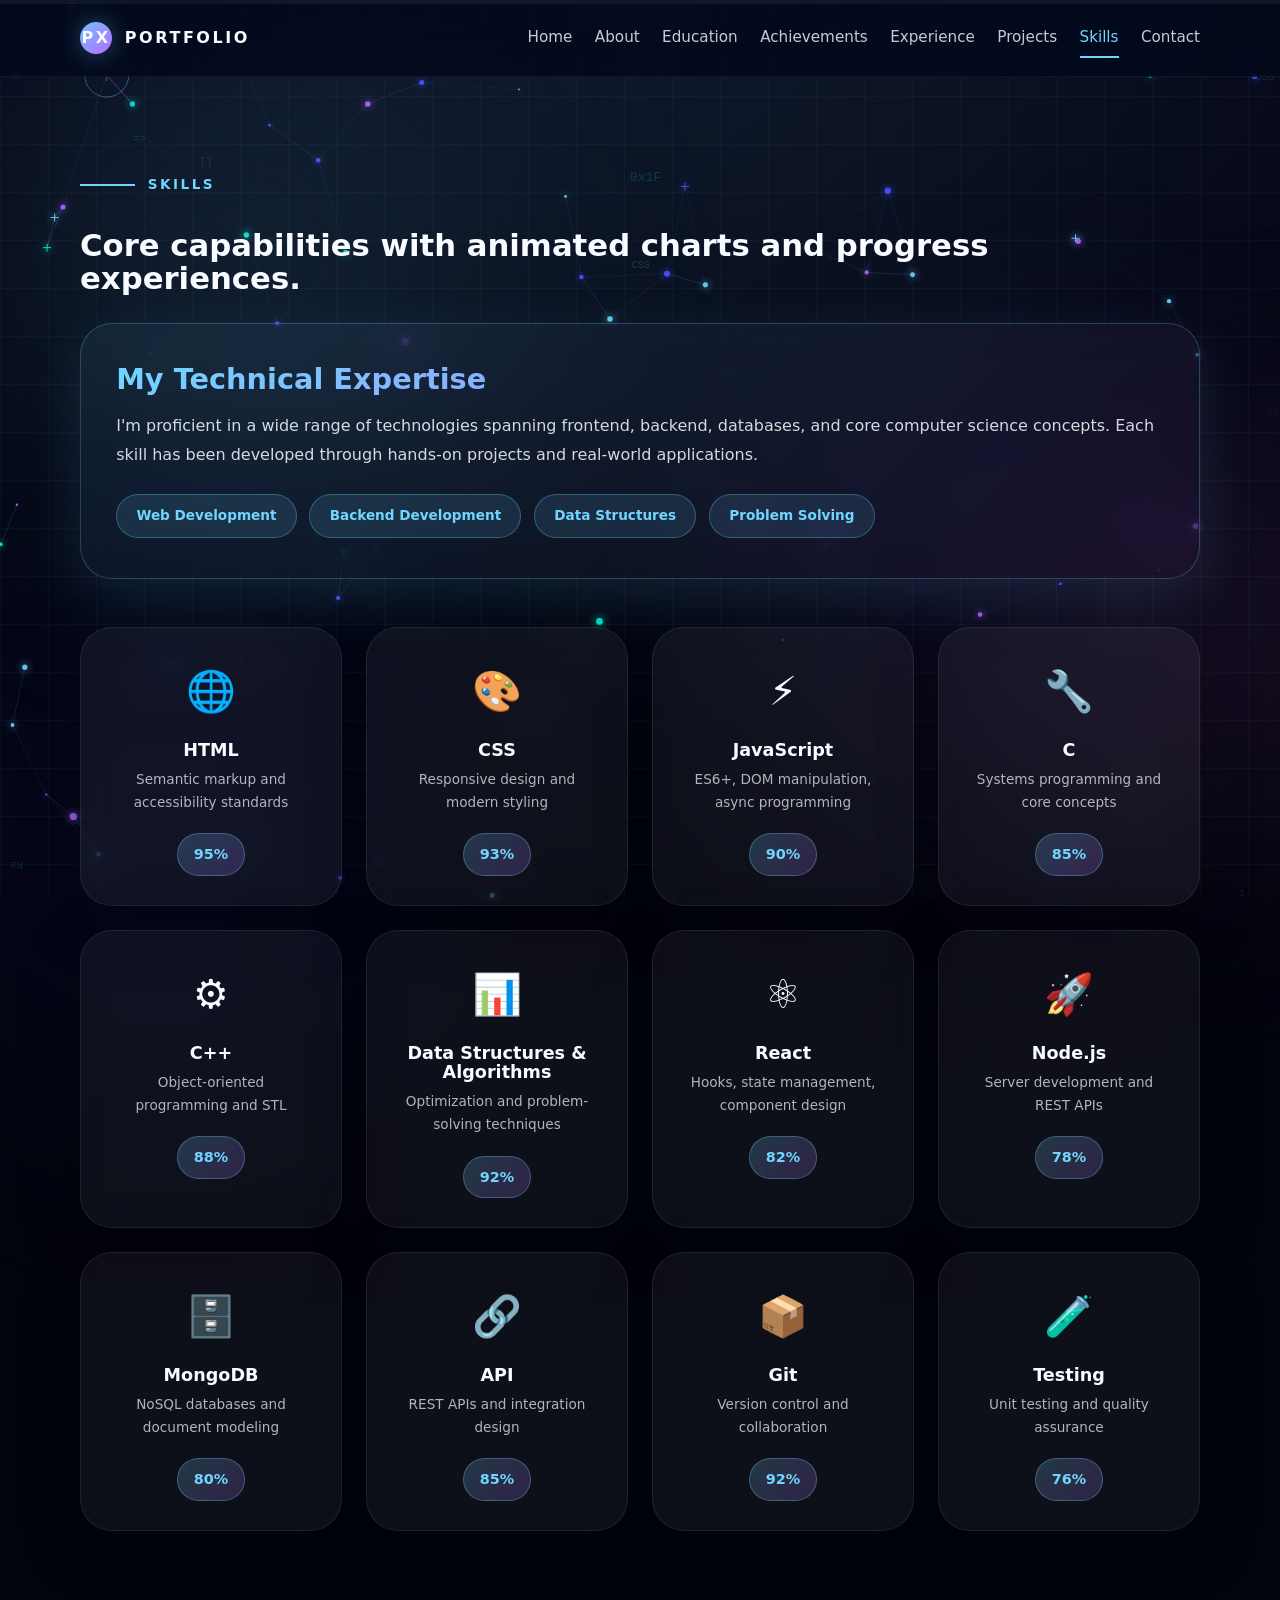
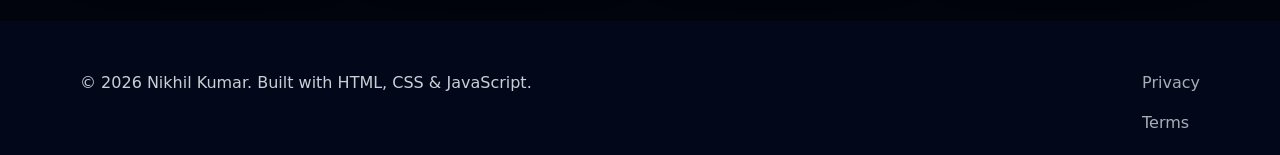
<file: skills.html>
<!DOCTYPE html>
<html lang="en">
<head>
  <meta charset="UTF-8" />
  <meta name="viewport" content="width=device-width, initial-scale=1.0, maximum-scale=5.0, viewport-fit=cover" />
  <meta name="description" content="Skills page showing frontend, backend, languages, and tools with animated indicators." />
  <title>Skills | Portfolio</title>
  <link rel="stylesheet" href="css/style.css" />
</head>
<body>
  <div class="page-loader">
    <div class="loader-ring"></div>
  </div>
  <div class="progress-wrap"><div class="progress-bar"></div></div>
  <header class="navbar">
    <div class="container">
      <a href="index.html" class="logo"><span>PX</span>Portfolio</a>
      <button class="menu-toggle" id="menuToggle" aria-label="Toggle menu">
        <svg viewBox="0 0 24 24" width="24" height="24" fill="none" stroke="currentColor" stroke-width="2" aria-hidden="true">
          <line x1="3" y1="6" x2="21" y2="6"></line>
          <line x1="3" y1="12" x2="21" y2="12"></line>
          <line x1="3" y1="18" x2="21" y2="18"></line>
        </svg>
      </button>
      <nav class="nav-links" id="navLinks">
        <a href="index.html#home">Home</a>
        <a href="index.html#about">About</a>
        <a href="index.html#education">Education</a>
        <a href="index.html#achievements">Achievements</a>
        <a href="index.html#experience">Experience</a>
        <a href="index.html#projects">Projects</a>
        <a href="index.html#skills" class="active">Skills</a>
        <a href="index.html#contact">Contact</a>
      </nav>

    </div>
  </header>

  <main>
    <section class="container reveal">
      <div class="section-title">Skills</div>
      <h2>Core capabilities with animated charts and progress experiences.</h2><br />
      
      <!-- Featured Skills Card -->
      <div class="featured-skill-card">
        <div class="featured-content">
          <h3>My Technical Expertise</h3>
          <p>I'm proficient in a wide range of technologies spanning frontend, backend, databases, and core computer science concepts. Each skill has been developed through hands-on projects and real-world applications.</p>
          <div class="skill-tags">
            <span class="tag">Web Development</span>
            <span class="tag">Backend Development</span>
            <span class="tag">Data Structures</span>
            <span class="tag">Problem Solving</span>
          </div>
        </div>
      </div>

      <!-- Individual Skill Cards -->
      <div class="cards-grid">
        <div class="card skill-card">
          <div class="skill-card-icon">🌐</div>
          <h3>HTML</h3>
          <p>Semantic markup and accessibility standards</p>
          <div class="skill-level">
            <span class="level-badge">95%</span>
          </div>
        </div>
        <div class="card skill-card">
          <div class="skill-card-icon">🎨</div>
          <h3>CSS</h3>
          <p>Responsive design and modern styling</p>
          <div class="skill-level">
            <span class="level-badge">93%</span>
          </div>
        </div>
        <div class="card skill-card">
          <div class="skill-card-icon">⚡</div>
          <h3>JavaScript</h3>
          <p>ES6+, DOM manipulation, async programming</p>
          <div class="skill-level">
            <span class="level-badge">90%</span>
          </div>
        </div>
        <div class="card skill-card">
          <div class="skill-card-icon">🔧</div>
          <h3>C</h3>
          <p>Systems programming and core concepts</p>
          <div class="skill-level">
            <span class="level-badge">85%</span>
          </div>
        </div>
        <div class="card skill-card">
          <div class="skill-card-icon">⚙️</div>
          <h3>C++</h3>
          <p>Object-oriented programming and STL</p>
          <div class="skill-level">
            <span class="level-badge">88%</span>
          </div>
        </div>
        <div class="card skill-card">
          <div class="skill-card-icon">📊</div>
          <h3>Data Structures & Algorithms</h3>
          <p>Optimization and problem-solving techniques</p>
          <div class="skill-level">
            <span class="level-badge">92%</span>
          </div>
        </div>
        <div class="card skill-card">
          <div class="skill-card-icon">⚛️</div>
          <h3>React</h3>
          <p>Hooks, state management, component design</p>
          <div class="skill-level">
            <span class="level-badge">82%</span>
          </div>
        </div>
        <div class="card skill-card">
          <div class="skill-card-icon">🚀</div>
          <h3>Node.js</h3>
          <p>Server development and REST APIs</p>
          <div class="skill-level">
            <span class="level-badge">78%</span>
          </div>
        </div>
        <div class="card skill-card">
          <div class="skill-card-icon">🗄️</div>
          <h3>MongoDB</h3>
          <p>NoSQL databases and document modeling</p>
          <div class="skill-level">
            <span class="level-badge">80%</span>
          </div>
        </div>
        <div class="card skill-card">
          <div class="skill-card-icon">🔗</div>
          <h3>API</h3>
          <p>REST APIs and integration design</p>
          <div class="skill-level">
            <span class="level-badge">85%</span>
          </div>
        </div>
        <div class="card skill-card">
          <div class="skill-card-icon">📦</div>
          <h3>Git</h3>
          <p>Version control and collaboration</p>
          <div class="skill-level">
            <span class="level-badge">92%</span>
          </div>
        </div>
        <div class="card skill-card">
          <div class="skill-card-icon">🧪</div>
          <h3>Testing</h3>
          <p>Unit testing and quality assurance</p>
          <div class="skill-level">
            <span class="level-badge">76%</span>
          </div>
        </div>
      </div>
    </section>

   
  </main>

  <footer class="footer">
    <div class="container">
      <div class="footer-left">
        <p>&copy; 2026 Nikhil Kumar. Built with HTML, CSS & JavaScript.</p>
      </div>
      <div class="footer-right">
        <a href="#">Privacy</a>
        <a href="#">Terms</a>
      </div>
    </div>
  </footer>

  <script src="js/script.js?v=2"></script>
</body>
</html>
</file>
<file: css/style.css>
:root {
  --bg: #050816;
  --surface: rgba(12, 20, 49, 0.78);
  --surface-strong: rgba(20, 30, 70, 0.92);
  --text: #f8fbff;
  --muted: #9bb3ff;
  --accent: #70d6ff;
  --accent-soft: rgba(112, 214, 255, 0.16);
  --border: rgba(255, 255, 255, 0.1);
  --shadow: 0 20px 60px rgba(0, 0, 0, 0.25);
  --radius: 28px;
  --transition: 0.35s ease;
  --vh: 1vh;
  --app-height: calc(var(--vh, 1vh) * 100);
  font-family: "Inter", system-ui, -apple-system, BlinkMacSystemFont, "Segoe UI", sans-serif;
}

@supports (height: 100dvh) {
  :root {
    --app-height: 100dvh;
  }
}

* {
  box-sizing: border-box;
  margin: 0;
  padding: 0;
}

html {
  scroll-behavior: smooth;
  overflow-x: hidden;
}

/* Global 4-orb glowing mesh background system */
main::before {
  content: "";
  position: fixed;
  top: 35%;
  left: 75%;
  width: 50vw;
  height: 50vw;
  background: radial-gradient(circle, rgba(255, 112, 166, 0.08) 0%, transparent 70%);
  filter: blur(110px);
  pointer-events: none;
  z-index: -1;
  will-change: transform;
  animation: floatOrb3 26s ease-in-out infinite;
}

main::after {
  content: "";
  position: fixed;
  top: 55%;
  left: -15%;
  width: 55vw;
  height: 55vw;
  background: radial-gradient(circle, rgba(74, 78, 255, 0.09) 0%, transparent 70%);
  filter: blur(110px);
  pointer-events: none;
  z-index: -1;
  will-change: transform;
  animation: floatOrb4 32s ease-in-out infinite;
}

#tech-bg-canvas {
  position: fixed;
  top: 0;
  left: 0;
  width: 100vw;
  height: 100vh;
  height: var(--app-height, 100vh);
  height: 100dvh;
  pointer-events: none;
  z-index: -2;
  opacity: 0.92;
}

body {
  min-height: 100vh;
  min-height: var(--app-height, 100vh);
  min-height: 100dvh;
  background-color: #02040d;
  background-image: 
    radial-gradient(circle at 50% 0%, rgba(112, 214, 255, 0.08) 0%, transparent 65%),
    linear-gradient(rgba(112, 214, 255, 0.035) 1px, transparent 1px),
    linear-gradient(90deg, rgba(112, 214, 255, 0.035) 1px, transparent 1px),
    linear-gradient(180deg, #070a1b 0%, #02040d 100%);
  background-size: 100% 100%, 48px 48px, 48px 48px, 100% 100%;
  background-attachment: fixed;
  color: var(--text);
  font-size: 16px;
  line-height: 1.7;
  overflow-x: hidden;
  position: relative;
}

body::before {
  content: "";
  position: fixed;
  top: -12%;
  left: -12%;
  width: 60vw;
  height: 60vw;
  background: radial-gradient(circle, rgba(112, 214, 255, 0.12) 0%, transparent 70%);
  filter: blur(100px);
  pointer-events: none;
  z-index: -1;
  will-change: transform;
  animation: floatOrb1 22s ease-in-out infinite;
}

body::after {
  content: "";
  position: fixed;
  bottom: -12%;
  right: -12%;
  width: 60vw;
  height: 60vw;
  background: radial-gradient(circle, rgba(173, 95, 255, 0.08) 0%, transparent 70%);
  filter: blur(100px);
  pointer-events: none;
  z-index: -1;
  will-change: transform;
  animation: floatOrb2 28s ease-in-out infinite;
}

/* Hardware-accelerated drift animations for background glow orbs */
@keyframes floatOrb1 {
  0% {
    transform: translate3d(0, 0, 0) scale(1);
  }
  33% {
    transform: translate3d(6vw, 10vh, 0) scale(1.12);
  }
  66% {
    transform: translate3d(-3vw, 15vh, 0) scale(0.92);
  }
  100% {
    transform: translate3d(0, 0, 0) scale(1);
  }
}

@keyframes floatOrb2 {
  0% {
    transform: translate3d(0, 0, 0) scale(1);
  }
  50% {
    transform: translate3d(-8vw, -10vh, 0) scale(0.92);
  }
  100% {
    transform: translate3d(0, 0, 0) scale(1);
  }
}

@keyframes floatOrb3 {
  0% {
    transform: translate3d(0, 0, 0) scale(1);
  }
  40% {
    transform: translate3d(-8vw, -12vh, 0) scale(1.1);
  }
  70% {
    transform: translate3d(-4vw, 8vh, 0) scale(0.95);
  }
  100% {
    transform: translate3d(0, 0, 0) scale(1);
  }
}

@keyframes floatOrb4 {
  0% {
    transform: translate3d(0, 0, 0) scale(1);
  }
  50% {
    transform: translate3d(10vw, -8vh, 0) scale(1.12);
  }
  100% {
    transform: translate3d(0, 0, 0) scale(1);
  }
}

img {
  max-width: 100%;
  display: block;
}

a {
  color: inherit;
  text-decoration: none;
}

button,
input,
textarea {
  font: inherit;
}

.container {
  width: min(1120px, calc(100% - 2rem));
  margin: 0 auto;
  padding-left: env(safe-area-inset-left, 0px);
  padding-right: env(safe-area-inset-right, 0px);
}

section {
  position: relative;
  padding: 90px 0;
}

.section-title {
  display: inline-flex;
  align-items: center;
  gap: 0.8rem;
  margin-bottom: 2rem;
  color: var(--accent);
  font-weight: 700;
  letter-spacing: 0.18em;
  text-transform: uppercase;
  font-size: 0.85rem;
}

.section-title::before {
  content: "";
  width: 55px;
  height: 2px;
  background: var(--accent);
}

h1,
h2,
h3,
h4 {
  line-height: 1.1;
}

h1 {
  font-size: clamp(2.4rem, 3vw, 4rem);
}

h2 {
  font-size: clamp(1.75rem, 2.4vw, 2.6rem);
}

p {
  color: rgba(248, 251, 255, 0.82);
}

.navbar {
  position: sticky;
  top: 0;
  z-index: 20;
  backdrop-filter: blur(18px);
  background: rgba(3, 9, 28, 0.84);
  border-bottom: 1px solid rgba(255, 255, 255, 0.05);
}

.navbar .container {
  display: flex;
  align-items: center;
  justify-content: space-between;
  gap: 1rem;
  min-height: 76px;
  flex-wrap: wrap;
}

.logo {
  display: flex;
  align-items: center;
  gap: 0.8rem;
  font-weight: 800;
  letter-spacing: 0.16em;
  text-transform: uppercase;
  color: var(--text);
  flex-shrink: 0;
}

.logo span {
  display: inline-flex;
  width: 2rem;
  height: 2rem;
  align-items: center;
  justify-content: center;
  background: linear-gradient(135deg, #6fc2ff, #b96bff);
  border-radius: 50%;
  box-shadow: 0 0 24px rgba(111, 194, 255, 0.35);
}

.nav-links {
  display: flex;
  align-items: center;
  gap: 1.4rem;
  margin-left: auto;
  width: auto;
}

.nav-links a {
  position: relative;
  font-size: 0.95rem;
  color: rgba(248, 251, 255, 0.8);
  transition: color var(--transition);
  white-space: nowrap;
}

.nav-links a:hover,
.nav-links a.active {
  color: var(--accent);
}

.nav-links a.active::after,
.nav-links a:hover::after {
  content: "";
  position: absolute;
  left: 0;
  bottom: -7px;
  width: 100%;
  height: 2px;
  background: var(--accent);
}

.nav-actions {
  display: flex;
  align-items: center;
  gap: 1rem;
}

.toggle-theme {
  display: inline-flex;
  align-items: center;
  justify-content: center;
  width: 44px;
  height: 44px;
  border-radius: 50%;
  border: 1px solid rgba(255, 255, 255, 0.08);
  background: rgba(255, 255, 255, 0.05);
  color: var(--text);
  cursor: pointer;
  transition: transform var(--transition), background var(--transition);
}

.menu-toggle {
  display: none;
  align-items: center;
  justify-content: center;
  width: 44px;
  height: 44px;
  border-radius: 50%;
  border: 1px solid rgba(255, 255, 255, 0.08);
  background: rgba(255, 255, 255, 0.05);
  color: var(--text);
  cursor: pointer;
  transition: transform var(--transition), background var(--transition);
}

.toggle-theme:hover,
.menu-toggle:hover {
  transform: scale(1.05);
  background: rgba(112, 214, 255, 0.12);
}

.mobile-menu {
  display: none;
}

.hero {
  min-height: calc(100vh - 76px);
  display: grid;
  place-items: center;
  position: relative;
  z-index: 1;
}

.hero-grid {
  display: grid;
  grid-template-columns: 1.2fr 1fr;
  align-items: center;
  gap: 2.5rem;
  width: 100%;
}

.hero-content {
  max-width: 540px;
}

.hero-subtitle {
  display: inline-flex;
  align-items: center;
  gap: 0.7rem;
  color: var(--accent);
  font-size: 0.95rem;
  font-weight: 700;
  margin-bottom: 1.2rem;
}

.hero-title {
  margin-bottom: 1.2rem;
}

.hero-title span {
  color: var(--accent);
}

.hero-text {
  margin-bottom: 2rem;
}

.typewriter {
  display: inline-block;
  color: var(--accent);
  font-weight: 700;
  font-size: 1.05rem;
}

.hero-buttons {
  display: flex;
  flex-wrap: wrap;
  gap: 1rem;
  margin-bottom: 2rem;
}

.btn,
.btn-secondary {
  display: inline-flex;
  align-items: center;
  justify-content: center;
  gap: 0.6rem;
  border-radius: 999px;
  padding: 0.95rem 1.7rem;
  border: 1px solid transparent;
  font-weight: 700;
  transition: transform var(--transition), background var(--transition), border-color var(--transition);
}

.btn {
  background: linear-gradient(135deg, rgba(112, 214, 255, 0.95), rgba(111, 195, 255, 0.25));
  color: #061628;
}

.btn-secondary {
  border-color: rgba(255, 255, 255, 0.14);
  color: var(--text);
  background: rgba(255, 255, 255, 0.04);
}

.btn:hover,
.btn-secondary:hover {
  transform: translateY(-2px);
  border-color: var(--accent);
}

.hero-socials {
  display: flex;
  gap: 1rem;
}

.social-icon {
  width: 48px;
  height: 48px;
  border-radius: 18px;
  display: grid;
  place-items: center;
  background: rgba(255, 255, 255, 0.05);
  border: 1px solid rgba(255, 255, 255, 0.08);
  color: var(--text);
  transition: transform var(--transition), background var(--transition), box-shadow var(--transition);
}

.social-icon:hover {
  transform: translateY(-4px);
  background: rgba(112, 214, 255, 0.14);
}

.social-icon-linkedin {
  background: rgba(10, 102, 194, 0.12);
  border-color: rgba(10, 102, 194, 0.3);
}

.social-icon-linkedin:hover {
  background: rgba(10, 102, 194, 0.25);
  border-color: rgba(10, 102, 194, 0.6);
  box-shadow: 0 0 20px rgba(10, 102, 194, 0.3);
}

.social-icon-instagram {
  background: rgba(253, 29, 29, 0.12);
  border-color: rgba(131, 58, 180, 0.3);
}

.social-icon-instagram:hover {
  background: linear-gradient(135deg, rgba(253, 29, 29, 0.25), rgba(131, 58, 180, 0.25));
  border-color: rgba(131, 58, 180, 0.6);
  box-shadow: 0 0 20px rgba(131, 58, 180, 0.3);
}

.social-icon-whatsapp {
  background: rgba(37, 211, 102, 0.12);
  border-color: rgba(37, 211, 102, 0.3);
}

.social-icon-whatsapp:hover {
  background: rgba(37, 211, 102, 0.25);
  border-color: rgba(37, 211, 102, 0.6);
  box-shadow: 0 0 20px rgba(37, 211, 102, 0.3);
}

.hero-image {
  position: relative;
  display: grid;
  place-items: center;
}

.hero-card {
  width: 100%;
  padding: 1.5rem;
  border-radius: 32px;
  background: rgba(255, 255, 255, 0.05);
  border: 1px solid rgba(255, 255, 255, 0.08);
  box-shadow: var(--shadow);
  backdrop-filter: blur(18px);
}

.hero-card img {
  border-radius: 28px;
  border: 1px solid rgba(255, 255, 255, 0.1);
}

.stats-grid,
.timeline,
.project-grid,
.skills-grid,
.info-grid,
.cards-grid,
.contact-grid {
  display: grid;
  gap: 1.5rem;
}

.cards-grid {
  grid-template-columns: repeat(auto-fit, minmax(240px, 1fr));
}

.stats-grid {
  grid-template-columns: repeat(3, minmax(180px, 1fr));
}

.timeline {
  position: relative;
  padding-left: 30px;
}

.timeline::before {
  content: "";
  position: absolute;
  left: 16px;
  top: 0;
  height: 100%;
  width: 2px;
  background: linear-gradient(180deg, var(--accent), transparent);
}

.timeline-item {
  position: relative;
  padding: 1.5rem 1.4rem 1.5rem 2.6rem;
  border-radius: 28px;
  background: rgba(255, 255, 255, 0.04);
  border: 1px solid rgba(255, 255, 255, 0.08);
  backdrop-filter: blur(16px);
}

.timeline-item::before {
  content: "";
  position: absolute;
  left: -12px;
  top: 1.5rem;
  width: 22px;
  height: 22px;
  background: var(--bg);
  border: 3px solid var(--accent);
  border-radius: 50%;
  box-shadow: 0 0 20px rgba(112, 214, 255, 0.28);
}

.card {
  padding: 1.8rem;
  border-radius: 32px;
  background: rgba(255, 255, 255, 0.05);
  border: 1px solid rgba(255, 255, 255, 0.08);
  box-shadow: var(--shadow);
  backdrop-filter: blur(20px);
  transition: transform var(--transition), border-color var(--transition), box-shadow var(--transition);
}

.card:hover {
  transform: translateY(-7px);
  border-color: rgba(112, 214, 255, 0.25);
  box-shadow: 0 24px 70px rgba(111, 194, 255, 0.15);
}

.card h3 {
  margin-bottom: 0.85rem;
}

.card p,
.card li {
  color: rgba(248, 251, 255, 0.84);
}

.social-links {
  display: grid;
  gap: 0.6rem;
  margin-top: 0.6rem;
}

.social-link {
  display: flex;
  align-items: center;
  gap: 0.9rem;
  color: rgba(248, 251, 255, 0.92);
  padding: 0.5rem 0.8rem;
  border-radius: 12px;
  transition: background var(--transition), transform var(--transition);
  width: 100%;
}

.social-link:hover {
  transform: translateY(-3px);
  background: rgba(255,255,255,0.02);
}

.social-link .social-icon svg {
  width: 18px;
  height: 18px;
  display: block;
}

.social-icon.small {
  width: 40px;
  height: 40px;
  border-radius: 10px;
  display: grid;
  place-items: center;
  background: rgba(255,255,255,0.03);
  border: 1px solid rgba(255,255,255,0.06);
  color: inherit;
}

.social-text {
  font-weight: 700;
  color: rgba(248, 251, 255, 0.95);
  white-space: nowrap;
  transition: color var(--transition);
}

.social-icon {
  transition: transform var(--transition), background var(--transition), border-color var(--transition), box-shadow var(--transition), color var(--transition);
}

/* Brand colors (fixed specificity override) */
.social-icon.social-icon-github {
  color: #ffffff;
  background: rgba(255, 255, 255, 0.05);
  border-color: rgba(255, 255, 255, 0.12);
}
.social-icon.social-icon-linkedin {
  color: #0077b5;
  background: rgba(0, 119, 181, 0.08);
  border-color: rgba(0, 119, 181, 0.2);
}
.social-icon.social-icon-instagram {
  color: #ff5a9e;
  background: linear-gradient(135deg, rgba(245, 133, 41, 0.12), rgba(221, 42, 123, 0.12), rgba(129, 52, 175, 0.12));
  border-color: rgba(221, 42, 123, 0.25);
}
.social-icon.social-icon-email {
  color: #ea4335;
  background: rgba(234, 67, 53, 0.08);
  border-color: rgba(234, 67, 53, 0.2);
}
.social-icon.social-icon-phone {
  color: #10b981;
  background: rgba(16, 185, 129, 0.08);
  border-color: rgba(16, 185, 129, 0.2);
}

/* Hover transitions and glows for social link cards */
.social-link:hover .social-icon-github {
  background: rgba(255, 255, 255, 0.16);
  border-color: rgba(255, 255, 255, 0.45);
  box-shadow: 0 0 16px rgba(255, 255, 255, 0.22);
}
.social-link:hover .social-icon-github + .social-text {
  color: #ffffff;
}

.social-link:hover .social-icon-linkedin {
  background: rgba(0, 119, 181, 0.22);
  border-color: rgba(0, 119, 181, 0.55);
  box-shadow: 0 0 16px rgba(0, 119, 181, 0.4);
}
.social-link:hover .social-icon-linkedin + .social-text {
  color: #0077b5;
}

.social-link:hover .social-icon-instagram {
  background: linear-gradient(135deg, #f58529, #dd2a7b, #8134af);
  color: #ffffff;
  border-color: transparent;
  box-shadow: 0 0 18px rgba(221, 42, 123, 0.5);
}
.social-link:hover .social-icon-instagram + .social-text {
  color: #ff5a9e;
}

.social-link:hover .social-icon-email {
  background: rgba(234, 67, 53, 0.22);
  border-color: rgba(234, 67, 53, 0.55);
  box-shadow: 0 0 16px rgba(234, 67, 53, 0.4);
}
.social-link:hover .social-icon-email + .social-text {
  color: #ea4335;
}

.social-link:hover .social-icon-phone {
  background: rgba(16, 185, 129, 0.22);
  border-color: rgba(16, 185, 129, 0.55);
  box-shadow: 0 0 16px rgba(16, 185, 129, 0.4);
}
.social-link:hover .social-icon-phone + .social-text {
  color: #10b981;
}

/* Ensure SVG strokes/fills follow currentColor */
.social-link svg [stroke] { stroke: currentColor; }
.social-link svg [fill] { fill: currentColor; }

.badge {
  display: inline-flex;
  align-items: center;
  padding: 0.55rem 0.9rem;
  border-radius: 999px;
  background: rgba(112, 214, 255, 0.08);
  color: var(--accent);
  font-size: 0.83rem;
  margin-right: 0.6rem;
  margin-bottom: 0.6rem;
}

.project-grid {
  grid-template-columns: repeat(auto-fit, minmax(280px, 1fr));
}

.project-card {
  display: flex;
  flex-direction: column;
  height: 100%;
  border-radius: 32px;
  background: rgba(255, 255, 255, 0.03);
  border: 1px solid rgba(255, 255, 255, 0.08);
  box-shadow: var(--shadow);
  backdrop-filter: blur(20px);
  overflow: hidden;
  transition: transform var(--transition), border-color var(--transition), box-shadow var(--transition);
}

.project-card:hover {
  transform: translateY(-7px);
  border-color: rgba(112, 214, 255, 0.25);
  box-shadow: 0 24px 70px rgba(111, 194, 255, 0.15);
}

.project-image-container {
  position: relative;
  width: 100%;
  height: 210px;
  overflow: hidden;
  background: linear-gradient(135deg, rgba(6, 12, 34, 0.95), rgba(2, 5, 16, 0.98));
  display: flex;
  align-items: center;
  justify-content: center;
  border-bottom: 1px solid rgba(255, 255, 255, 0.08);
}

.project-card img {
  width: 100%;
  height: 100%;
  object-fit: contain;
  border-radius: 0;
  padding: 6px;
  transition: transform var(--transition);
}

.project-card:hover img {
  transform: scale(1.04);
}

.project-category-tag {
  position: absolute;
  top: 1rem;
  left: 1rem;
  background: rgba(5, 8, 22, 0.75);
  backdrop-filter: blur(8px);
  border: 1px solid rgba(255, 255, 255, 0.15);
  color: var(--accent);
  font-size: 0.75rem;
  font-weight: 700;
  text-transform: uppercase;
  padding: 0.35rem 0.85rem;
  border-radius: 999px;
  letter-spacing: 0.05em;
  box-shadow: 0 4px 12px rgba(0, 0, 0, 0.15);
  z-index: 2;
}

.project-content {
  padding: 1.6rem;
  display: flex;
  flex-direction: column;
  flex-grow: 1;
}

.project-content h3 {
  font-size: 1.3rem;
  font-weight: 700;
  margin-bottom: 0.6rem;
  color: var(--text);
}

.project-description {
  font-size: 0.9rem;
  line-height: 1.6;
  color: rgba(248, 251, 255, 0.76);
  margin-bottom: 1.2rem;
  flex-grow: 1;
}

.project-tech-stack {
  display: flex;
  flex-wrap: wrap;
  gap: 0.45rem;
  margin-bottom: 1.4rem;
}

.tech-badge {
  display: inline-flex;
  align-items: center;
  padding: 0.3rem 0.7rem;
  border-radius: 999px;
  background: rgba(112, 214, 255, 0.08);
  border: 1px solid rgba(112, 214, 255, 0.15);
  color: var(--accent);
  font-size: 0.78rem;
  font-weight: 600;
  transition: background var(--transition), border-color var(--transition);
}

.tech-badge:hover {
  background: rgba(112, 214, 255, 0.15);
  border-color: var(--accent);
}

.project-actions {
  display: flex;
  gap: 0.6rem;
  margin-top: auto;
  align-items: center;
}

.project-actions .btn,
.project-actions .btn-outline {
  flex: 1;
  font-size: 0.82rem;
  padding: 0.6rem 0.8rem;
  height: 40px;
  white-space: nowrap;
  border-radius: 999px;
  display: inline-flex;
  align-items: center;
  justify-content: center;
  gap: 0.4rem;
  cursor: pointer;
  box-sizing: border-box;
}

.project-actions svg {
  width: 14px;
  height: 14px;
  flex-shrink: 0;
}

.btn-outline {
  display: inline-flex;
  align-items: center;
  justify-content: center;
  gap: 0.6rem;
  padding: 0.95rem 1.7rem;
  border-radius: 999px;
  background: rgba(255, 255, 255, 0.05);
  border: 1px solid rgba(255, 255, 255, 0.12);
  color: #fff;
  transition: transform var(--transition), background var(--transition), border-color var(--transition);
}

.btn-outline:hover {
  border-color: var(--accent);
}

/* Premium Certificate Gallery */
.certificate-grid {
  display: grid;
  grid-template-columns: repeat(auto-fit, minmax(280px, 1fr));
  gap: 1.5rem;
}

.certificate-card {
  display: flex;
  flex-direction: column;
  height: 100%;
  border-radius: 24px;
  background: rgba(255, 255, 255, 0.03);
  border: 1px solid rgba(255, 255, 255, 0.06);
  box-shadow: var(--shadow);
  backdrop-filter: blur(12px);
  overflow: hidden;
  transition: transform var(--transition), border-color var(--transition), box-shadow var(--transition);
}

.certificate-card:hover {
  transform: translateY(-5px);
  border-color: rgba(112, 214, 255, 0.2);
  box-shadow: 0 16px 40px rgba(111, 194, 255, 0.1);
}

.certificate-image-wrapper {
  position: relative;
  width: 100%;
  height: 220px;
  display: flex;
  align-items: center;
  justify-content: center;
  overflow: hidden;
  background: rgba(0, 0, 0, 0.35);
  border-bottom: 1px solid rgba(255, 255, 255, 0.05);
  padding: 10px;
}

.certificate-card img {
  width: 100%;
  height: 100%;
  object-fit: contain;
  border-radius: 8px;
  transition: transform var(--transition);
}

.certificate-card:hover img {
  transform: scale(1.02);
}

.certificate-content {
  padding: 1.4rem;
  display: flex;
  flex-direction: column;
  align-items: center;
  text-align: center;
  gap: 0.8rem;
  flex-grow: 1;
}

.certificate-content h3 {
  font-size: 1.1rem;
  font-weight: 700;
  color: var(--text);
  line-height: 1.4;
  margin-bottom: 0.2rem;
}

.certificate-content .btn-outline {
  font-size: 0.8rem;
  padding: 0.6rem 1.4rem;
  height: 38px;
  border-radius: 999px;
  width: auto;
  min-width: 120px;
}

.filter-bar {
  display: flex;
  flex-wrap: wrap;
  gap: 0.85rem;
  margin-bottom: 1.8rem;
}

.filter-btn {
  border-radius: 999px;
  padding: 0.85rem 1.2rem;
  border: 1px solid rgba(255, 255, 255, 0.1);
  color: rgba(248, 251, 255, 0.82);
  cursor: pointer;
  transition: all var(--transition);
  background: rgba(255, 255, 255, 0.03);
}

.filter-btn.active,
.filter-btn:hover {
  background: rgba(112, 214, 255, 0.14);
  color: var(--accent);
  border-color: var(--accent);
}

.search-group {
  display: flex;
  gap: 0.75rem;
  align-items: center;
  margin-bottom: 1.8rem;
}

.search-group input {
  width: 100%;
  min-width: 220px;
  padding: 0.95rem 1.1rem;
  border-radius: 999px;
  border: 1px solid rgba(255, 255, 255, 0.12);
  background: rgba(255, 255, 255, 0.04);
  color: var(--text);
}

.search-group input::placeholder {
  color: rgba(248, 251, 255, 0.5);
}

.skill-item {
  display: grid;
  grid-template-columns: auto 1fr;
  gap: 1rem;
  align-items: center;
}

.skill-meta {
  min-width: 120px;
}

.skill-bar {
  height: 10px;
  border-radius: 999px;
  background: rgba(255, 255, 255, 0.08);
  overflow: hidden;
}

.skill-fill {
  height: 100%;
  width: 0;
  border-radius: 999px;
  background: linear-gradient(90deg, #6fc2ff, #b96bff);
  transition: width 0.9s ease;
}

.skill-circle {
  position: relative;
  width: 120px;
  height: 120px;
}

.skill-circle svg {
  transform: rotate(-90deg);
}

.skill-circle circle {
  fill: none;
  stroke-width: 12;
  stroke-linecap: round;
}

.skill-circle .bg {
  stroke: rgba(255, 255, 255, 0.08);
}

.skill-circle .progress {
  stroke: #70d6ff;
  stroke-dasharray: 377;
  stroke-dashoffset: 377;
  transition: stroke-dashoffset 0.9s ease;
}

.skill-circle span {
  position: absolute;
  inset: 0;
  display: grid;
  place-items: center;
  color: var(--text);
  font-weight: 700;
}

.contact-grid {
  grid-template-columns: 1.5fr 1fr;
}

.contact-card {
  display: grid;
  gap: 1rem;
}

.contact-card span {
  display: inline-flex;
  width: 50px;
  height: 50px;
  align-items: center;
  justify-content: center;
  border-radius: 18px;
  background: rgba(112, 214, 255, 0.12);
  color: var(--accent);
}

.contact-form {
  display: grid;
  gap: 1rem;
}

.contact-form input,
.contact-form textarea {
  width: 100%;
  padding: 1rem 1.1rem;
  border-radius: 20px;
  border: 1px solid rgba(255, 255, 255, 0.12);
  background: rgba(255, 255, 255, 0.04);
  color: var(--text);
  resize: vertical;
}

.contact-form textarea {
  min-height: 170px;
}

.contact-form button {
  max-width: 220px;
}

.map-frame {
  width: 100%;
  min-height: 320px;
  border-radius: 28px;
  border: 1px solid rgba(255, 255, 255, 0.1);
  overflow: hidden;
}

.footer {
  padding: 3rem 0 1.2rem;
  background: rgba(3, 9, 28, 0.92);
}

.footer .container {
  display: flex;
  flex-wrap: wrap;
  justify-content: space-between;
  gap: 1rem;
}

.footer-left,
.footer-right {
  display: flex;
  flex-direction: column;
  gap: 0.8rem;
}

.footer a {
  color: rgba(248, 251, 255, 0.68);
}

.footer a:hover {
  color: var(--accent);
}

.page-loader,
.modal-overlay,
.back-top {
  position: fixed;
  inset: 0;
  z-index: 30;
}

.page-loader {
  display: grid;
  place-items: center;
  background: #050816;
  color: var(--accent);
  transition: opacity 0.6s cubic-bezier(0.4, 0, 0.2, 1), visibility 0.6s;
  opacity: 1;
  visibility: visible;
}

.page-loader.hide {
  opacity: 0;
  visibility: hidden;
  pointer-events: none;
}

.loader-ring {
  width: 80px;
  height: 80px;
  border: 6px solid rgba(112, 214, 255, 0.18);
  border-top-color: var(--accent);
  border-radius: 50%;
  animation: spin 1.2s linear infinite;
}

@keyframes spin {
  to {
    transform: rotate(360deg);
  }
}

.modal-overlay {
  display: none;
  justify-content: center;
  align-items: center;
  background: rgba(0, 0, 0, 0.75);
  padding: 1.5rem;
}

.modal-overlay.active {
  display: flex;
}

.modal {
  position: relative;
  width: min(720px, 100%);
  background: rgba(4, 12, 30, 0.96);
  border-radius: 28px;
  border: 1px solid rgba(255, 255, 255, 0.1);
  padding: 2rem;
  box-shadow: var(--shadow);
}

.modal h3 {
  margin-bottom: 1rem;
}

.modal img {
  width: 100%;
  max-height: 75vh;
  object-fit: contain;
  border-radius: 16px;
  display: block;
}

.modal-close {
  position: absolute;
  top: 1rem;
  right: 1rem;
  width: 40px;
  height: 40px;
  border-radius: 50%;
  background: rgba(255, 255, 255, 0.08);
  color: var(--text);
  border: none;
  cursor: pointer;
}

.back-top {
  display: none;
  align-items: center;
  justify-content: center;
  width: 54px;
  height: 54px;
  right: 28px;
  bottom: 28px;
  margin: auto;
  border-radius: 50%;
  background: linear-gradient(135deg, rgba(112, 214, 255, 0.95), rgba(111, 195, 255, 0.25));
  box-shadow: 0 20px 50px rgba(111, 194, 255, 0.18);
}

.back-top.show {
  display: grid;
}

.progress-wrap {
  position: fixed;
  top: 0;
  left: 0;
  width: 100%;
  height: 4px;
  background: rgba(255, 255, 255, 0.05);
  z-index: 25;
}

.progress-bar {
  height: 100%;
  width: 0;
  background: linear-gradient(90deg, #70d6ff, #bb6bff);
}

.reveal {
  opacity: 0;
  transform: translateY(25px);
  transition: opacity 0.9s ease, transform 0.9s ease;
}

.reveal.visible {
  opacity: 1;
  transform: translateY(0);
}

/* Featured Skills Card */
.featured-skill-card {
  margin-bottom: 3rem;
  padding: 2.5rem 2.2rem;
  border-radius: 32px;
  background: linear-gradient(135deg, rgba(112, 214, 255, 0.08) 0%, rgba(185, 107, 255, 0.05) 100%);
  border: 1px solid rgba(112, 214, 255, 0.25);
  box-shadow: 0 20px 60px rgba(112, 214, 255, 0.12);
  backdrop-filter: blur(20px);
}

.featured-skill-card h3 {
  font-size: 1.8rem;
  margin-bottom: 1rem;
  background: linear-gradient(135deg, #70d6ff, #b96bff);
  -webkit-background-clip: text;
  -webkit-text-fill-color: transparent;
  background-clip: text;
}

.featured-skill-card p {
  font-size: 1rem;
  margin-bottom: 1.5rem;
  line-height: 1.8;
  color: rgba(248, 251, 255, 0.85);
}

.skill-tags {
  display: flex;
  flex-wrap: wrap;
  gap: 0.8rem;
}

.tag {
  display: inline-flex;
  align-items: center;
  padding: 0.6rem 1.2rem;
  background: rgba(112, 214, 255, 0.12);
  border: 1px solid rgba(112, 214, 255, 0.3);
  border-radius: 999px;
  color: #70d6ff;
  font-size: 0.85rem;
  font-weight: 600;
  transition: all var(--transition);
}

.tag:hover {
  background: rgba(112, 214, 255, 0.25);
  border-color: rgba(112, 214, 255, 0.6);
  transform: translateY(-2px);
}

/* Individual Skill Cards */
.skill-card {
  display: flex;
  flex-direction: column;
  align-items: center;
  text-align: center;
  padding: 1.8rem;
  position: relative;
  overflow: hidden;
}

.skill-card::before {
  content: '';
  position: absolute;
  top: 0;
  left: 0;
  right: 0;
  height: 2px;
  background: linear-gradient(90deg, transparent, #70d6ff, transparent);
  opacity: 0;
  transition: opacity var(--transition);
}

.skill-card:hover::before {
  opacity: 1;
}

.skill-card-icon {
  font-size: 2.5rem;
  margin-bottom: 1rem;
  transition: transform var(--transition);
}

.skill-card:hover .skill-card-icon {
  transform: scale(1.2) rotateY(360deg);
}

.skill-card h3 {
  font-size: 1.1rem;
  margin-bottom: 0.5rem;
  color: var(--text);
}

.skill-card p {
  font-size: 0.85rem;
  color: rgba(248, 251, 255, 0.7);
  margin-bottom: 1.2rem;
  min-height: 40px;
}

.skill-level {
  display: flex;
  justify-content: center;
  align-items: center;
  gap: 0.5rem;
}

.level-badge {
  display: inline-flex;
  align-items: center;
  justify-content: center;
  padding: 0.5rem 1rem;
  background: linear-gradient(135deg, rgba(112, 214, 255, 0.2), rgba(185, 107, 255, 0.2));
  border: 1px solid rgba(112, 214, 255, 0.3);
  border-radius: 999px;
  color: #70d6ff;
  font-size: 0.9rem;
  font-weight: 700;
  transition: all var(--transition);
}

.skill-card:hover .level-badge {
  background: linear-gradient(135deg, rgba(112, 214, 255, 0.35), rgba(185, 107, 255, 0.35));
  border-color: rgba(112, 214, 255, 0.6);
  transform: scale(1.05);
}

/* Contact Info Card Styling */
.contact-info-card {
  display: flex;
  flex-direction: column;
  align-items: center;
  justify-content: space-between;
}

.contact-link {
  display: inline-flex;
  align-items: center;
  padding: 0.7rem 1.4rem;
  background: linear-gradient(135deg, rgba(112, 214, 255, 0.15), rgba(185, 107, 255, 0.15));
  border: 1px solid rgba(112, 214, 255, 0.3);
  border-radius: 999px;
  color: #70d6ff;
  font-size: 0.9rem;
  font-weight: 600;
  text-decoration: none;
  transition: all var(--transition);
  white-space: nowrap;
  overflow: hidden;
  text-overflow: ellipsis;
}

.contact-link:hover {
  background: linear-gradient(135deg, rgba(112, 214, 255, 0.3), rgba(185, 107, 255, 0.3));
  border-color: rgba(112, 214, 255, 0.6);
  transform: translateY(-2px);
  box-shadow: 0 8px 20px rgba(112, 214, 255, 0.2);
}

/* Dynamic Mobile & Multi-Device Auto-Resize System */
@media (max-width: 980px) {
  .hero-grid,
  .contact-grid,
  .stats-grid,
  .timeline,
  .project-grid,
  .cards-grid,
  .skills-grid {
    grid-template-columns: repeat(auto-fit, minmax(min(100%, 280px), 1fr));
  }

  .navbar .container {
    gap: 1rem;
    padding: 0 0.8rem;
  }

  .nav-links {
    display: none;
    flex-direction: column;
    gap: 0.5rem;
    position: absolute;
    top: 76px;
    left: 0;
    right: 0;
    background: rgba(3, 9, 28, 0.98);
    padding: 1rem;
    border-bottom: 1px solid rgba(255, 255, 255, 0.05);
    margin: 0;
    width: 100%;
    max-height: calc(var(--app-height, 100vh) - 76px);
    overflow-y: auto;
    z-index: 100;
    backdrop-filter: blur(20px);
  }

  .nav-links.active {
    display: flex;
  }

  .nav-links a {
    padding: 0.8rem 1rem;
    border-radius: 12px;
    transition: background var(--transition), color var(--transition);
  }

  .nav-links a:hover,
  .nav-links a.active {
    background: rgba(112, 214, 255, 0.12);
    color: var(--accent);
  }

  .nav-links a.active::after,
  .nav-links a:hover::after {
    display: none;
  }

  .menu-toggle {
    display: flex !important;
    order: 2;
    flex-shrink: 0;
  }

  .menu-toggle.active svg {
    stroke: var(--accent);
  }

  .hero {
    padding-top: 50px;
    min-height: calc(var(--app-height, 100vh) - 76px);
  }

  .featured-skill-card {
    padding: 1.8rem 1.5rem;
  }

  .featured-skill-card h3 {
    font-size: 1.4rem;
  }

  .skill-tags {
    gap: 0.6rem;
  }

  .tag {
    font-size: 0.75rem;
    padding: 0.5rem 1rem;
  }
}

body.light-mode {
  background: #f5f7ff;
  color: #111827;
}

body.light-mode::before {
  background: radial-gradient(circle, rgba(112, 214, 255, 0.2) 0%, transparent 70%);
}

body.light-mode::after {
  background: radial-gradient(circle, rgba(173, 95, 255, 0.12) 0%, transparent 70%);
}

body.light-mode main::before {
  background: radial-gradient(circle, rgba(255, 112, 166, 0.12) 0%, transparent 70%);
}

body.light-mode main::after {
  background: radial-gradient(circle, rgba(74, 78, 255, 0.12) 0%, transparent 70%);
}

body.light-mode .navbar {
  background: rgba(249, 250, 255, 0.92);
  border-bottom-color: rgba(15, 23, 42, 0.08);
}

body.light-mode .nav-links a,
body.light-mode .toggle-theme,
body.light-mode .menu-toggle {
  color: #101828;
}

body.light-mode .card,
body.light-mode .hero-card,
body.light-mode .project-card,
body.light-mode .certificate-card,
body.light-mode .contact-card,
body.light-mode .footer,
body.light-mode .modal {
  background: rgba(255, 255, 255, 0.82);
  color: #101828;
}

body.light-mode .certificate-image-wrapper {
  background: rgba(15, 23, 42, 0.04);
  border-bottom-color: rgba(15, 23, 42, 0.08);
}

body.light-mode .project-image-container {
  background: rgba(235, 240, 255, 0.95);
  border-bottom-color: rgba(15, 23, 42, 0.08);
}

body.light-mode .btn-secondary,
body.light-mode .btn-outline,
body.light-mode .contact-form input,
body.light-mode .contact-form textarea {
  background: rgba(15, 23, 42, 0.05);
  border-color: rgba(15, 23, 42, 0.1);
}

body.light-mode a:hover,
body.light-mode .footer a:hover {
  color: #3b82f6;
}

@media (max-width: 760px) {
  .navbar .container {
    flex-wrap: nowrap;
    padding: 0.8rem 1rem;
    gap: 0.5rem;
  }

  .logo {
    font-size: 0.85rem;
    gap: 0.5rem;
  }

  .logo span {
    width: 1.6rem;
    height: 1.6rem;
  }

  .nav-links {
    top: 70px;
    padding: 0.8rem;
    gap: 0.4rem;
  }

  .nav-links a {
    padding: 0.6rem 0.8rem;
    font-size: 0.9rem;
  }

  .menu-toggle {
    width: 40px;
    height: 40px;
  }

  .menu-toggle svg {
    width: 20px;
    height: 20px;
  }

  .hero-grid {
    gap: 1.5rem;
  }

  .hero-buttons {
    flex-direction: column;
    align-items: stretch;
    width: 100%;
  }

  .project-actions {
    flex-direction: column;
    align-items: stretch;
  }

  .search-group {
    flex-direction: column;
    align-items: stretch;
  }

  .skill-circle {
    width: 100px;
    height: 100px;
  }

  .contact-grid {
    gap: 1.5rem;
  }

  /* Certificate Gallery Sizing for Tablets & Medium Screens */
  .certificate-grid {
    grid-template-columns: repeat(auto-fit, minmax(220px, 1fr));
    gap: 1.1rem;
  }

  .certificate-card {
    border-radius: 18px;
  }

  .certificate-image-wrapper {
    height: 180px;
    padding: 8px;
  }

  .certificate-content {
    padding: 1rem;
    gap: 0.6rem;
  }

  .certificate-content h3 {
    font-size: 1rem;
  }

  .certificate-content .btn-outline {
    font-size: 0.78rem;
    padding: 0.45rem 1.1rem;
    height: 34px;
    min-width: 100px;
  }

  /* Modal Sizing for Medium Screens */
  .modal-overlay {
    padding: 1rem;
  }

  .modal {
    width: min(94vw, 540px);
    padding: 1.3rem;
    border-radius: 20px;
    max-height: 88vh;
    overflow-y: auto;
  }

  .modal img {
    max-height: 65vh;
    object-fit: contain;
    border-radius: 14px;
  }

  .modal-close {
    top: 0.75rem;
    right: 0.75rem;
    width: 32px;
    height: 32px;
    font-size: 1.2rem;
  }
}

@media (max-width: 520px) {
  body {
    font-size: 14px;
  }

  .container {
    width: calc(100% - 1.2rem);
  }

  .navbar {
    min-height: auto;
  }

  .navbar .container {
    padding: 0.6rem 0.6rem;
    min-height: auto;
  }

  .logo {
    font-size: 0.75rem;
    gap: 0.4rem;
  }

  .logo span {
    width: 1.4rem;
    height: 1.4rem;
    font-size: 0.7rem;
  }

  .menu-toggle {
    width: 36px;
    height: 36px;
  }

  .nav-links {
    padding: 0.6rem;
    top: 60px;
  }

  .nav-links a {
    padding: 0.5rem 0.6rem;
    font-size: 0.85rem;
  }

  .card,
  .project-card,
  .timeline-item,
  .contact-card,
  .contact-info-card {
    padding: 0.95rem;
    border-radius: 16px;
  }

  .featured-skill-card {
    padding: 1.1rem;
    border-radius: 16px;
  }

  .featured-content h3 {
    font-size: 1.1rem;
  }

  .featured-content p {
    font-size: 0.88rem;
  }

  /* Compact 2-column or clean grid for certificates on mobile */
  .certificate-grid {
    grid-template-columns: repeat(auto-fill, minmax(140px, 1fr));
    gap: 0.75rem;
  }

  .certificate-card {
    border-radius: 14px;
  }

  .certificate-image-wrapper {
    height: 140px;
    padding: 6px;
  }

  .certificate-content {
    padding: 0.75rem 0.5rem;
    gap: 0.45rem;
  }

  .certificate-content h3 {
    font-size: 0.84rem;
    line-height: 1.3;
    margin-bottom: 0;
  }

  .certificate-content .btn-outline {
    font-size: 0.7rem;
    padding: 0.35rem 0.8rem;
    height: 28px;
    min-width: 78px;
  }

  /* Compact Stats Grid on mobile */
  .stats-grid {
    grid-template-columns: repeat(3, 1fr);
    gap: 0.45rem;
  }

  .stats-grid .card {
    padding: 0.7rem 0.35rem;
    text-align: center;
  }

  .stats-grid .card h3 {
    font-size: 1.25rem;
    margin-bottom: 0.2rem;
  }

  .stats-grid .card p {
    font-size: 0.7rem;
    line-height: 1.25;
  }

  /* Compact Modal for Mobile */
  .modal-overlay {
    padding: 0.5rem;
  }

  .modal {
    width: 95vw;
    padding: 0.95rem;
    border-radius: 16px;
    max-height: 85vh;
    overflow-y: auto;
  }

  .modal h3 {
    font-size: 0.92rem;
    margin-bottom: 0.5rem;
    padding-right: 2rem;
    line-height: 1.3;
  }

  .modal img {
    max-height: 55vh;
    object-fit: contain;
    border-radius: 10px;
  }

  .modal-close {
    top: 0.5rem;
    right: 0.5rem;
    width: 28px;
    height: 28px;
    font-size: 1.1rem;
  }

  /* Contact Info Cards Mobile Sizing */
  .contact-info-card {
    padding: 0.95rem;
  }

  .contact-info-card .skill-card-icon svg {
    width: 28px;
    height: 28px;
  }

  .contact-info-card h3 {
    font-size: 0.98rem;
  }

  .contact-info-card p {
    font-size: 0.82rem;
  }

  .contact-link {
    font-size: 0.84rem;
    word-break: break-all;
  }

  section {
    padding: 40px 0;
  }

  .section-title {
    font-size: 0.8rem;
  }

  .hero {
    min-height: calc(var(--app-height, 100vh) - 60px);
  }
}

@media (max-width: 380px) {
  .logo {
    font-size: 0.65rem;
  }

  .logo span {
    width: 1.2rem;
    height: 1.2rem;
  }

  .menu-toggle {
    width: 32px;
    height: 32px;
  }

  .menu-toggle svg {
    width: 18px;
    height: 18px;
  }

  .nav-links a {
    font-size: 0.8rem;
  }

  .nav-links {
    top: 54px;
  }

  .certificate-grid {
    grid-template-columns: 1fr;
    gap: 0.75rem;
  }

  .certificate-image-wrapper {
    height: 160px;
    padding: 6px;
  }

  .stats-grid {
    grid-template-columns: 1fr;
    gap: 0.5rem;
  }

  section {
    padding: 35px 0;
  }

  h1 {
    font-size: clamp(1.4rem, 5vw, 2.2rem);
  }

  h2 {
    font-size: clamp(1.1rem, 4vw, 1.6rem);
  }

  .btn {
    padding: 0.7rem 1rem;
    font-size: 0.85rem;
  }
}

/* Landscape Mode Fix for Small Mobile Devices */
@media (max-height: 500px) and (orientation: landscape) {
  .hero {
    min-height: auto;
    padding: 40px 0;
  }
  
  .nav-links {
    max-height: calc(var(--app-height, 100vh) - 60px);
    overflow-y: auto;
  }
}
</file>
